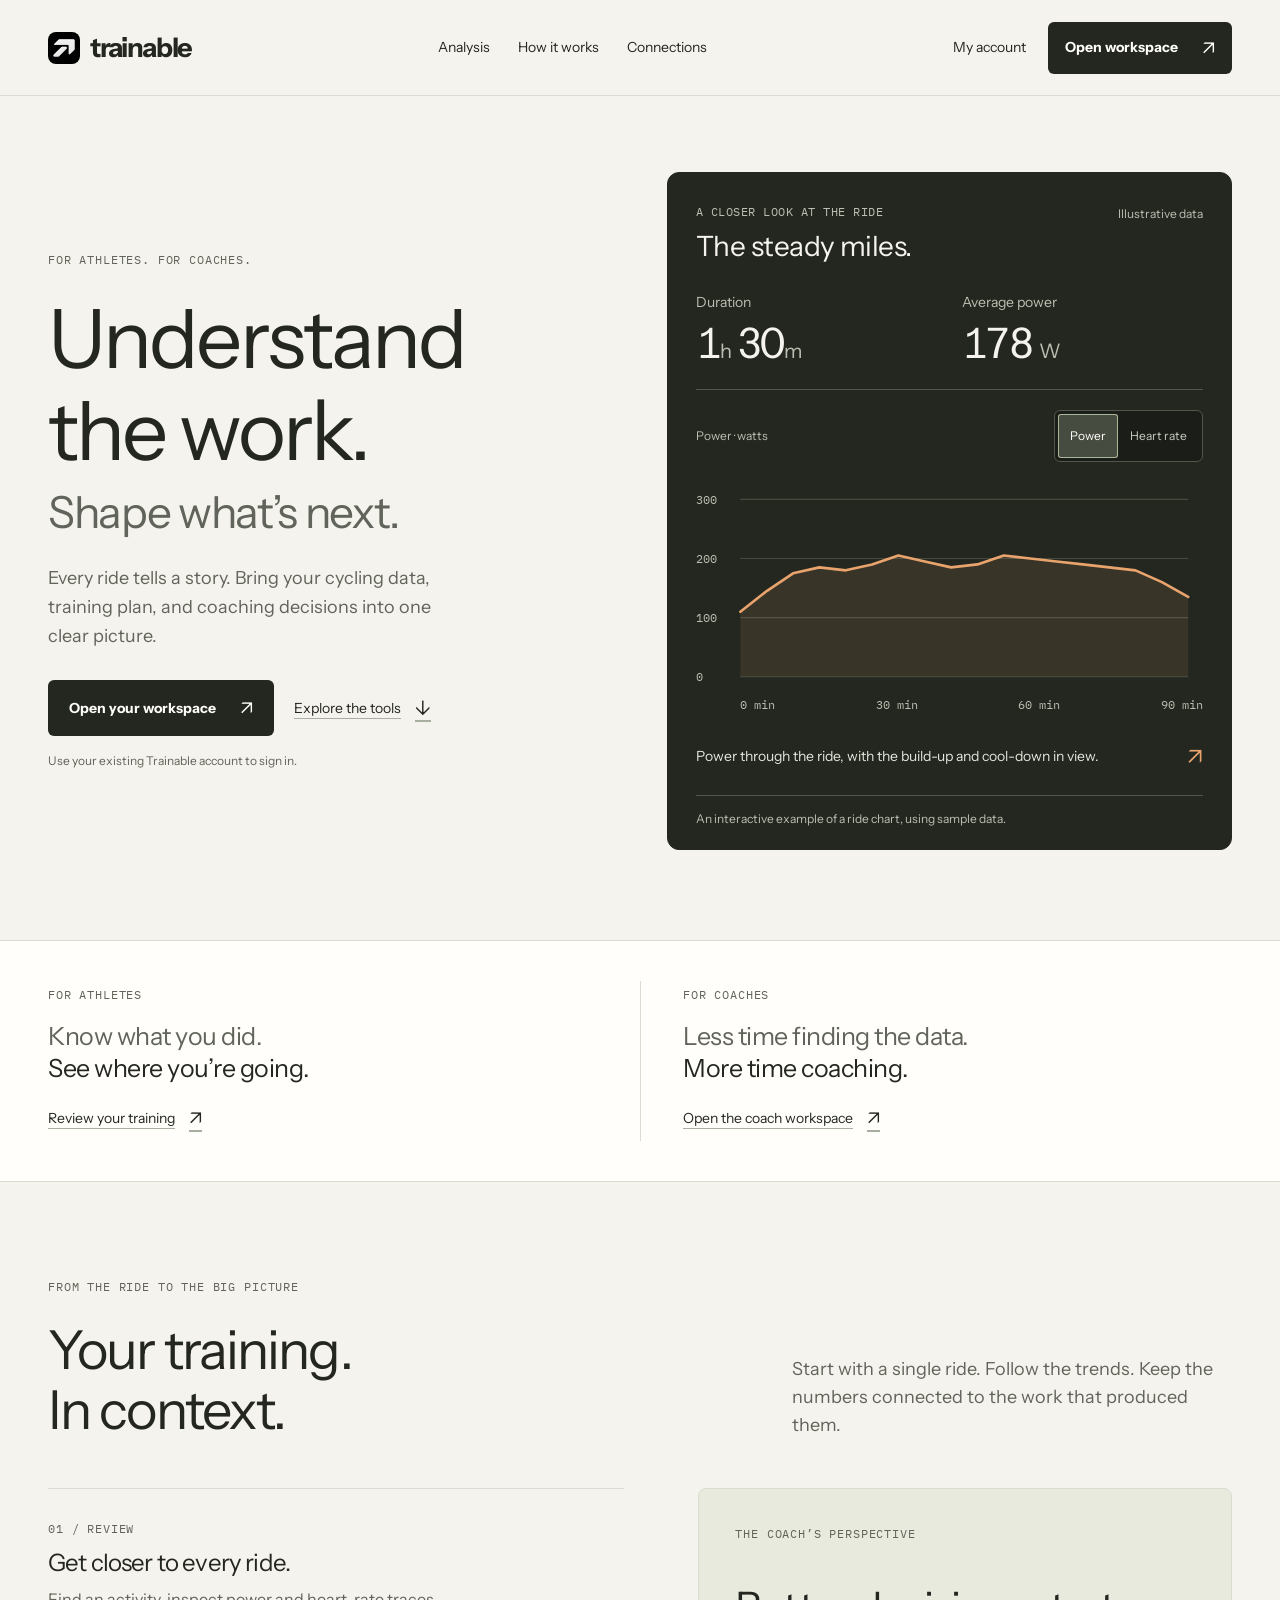
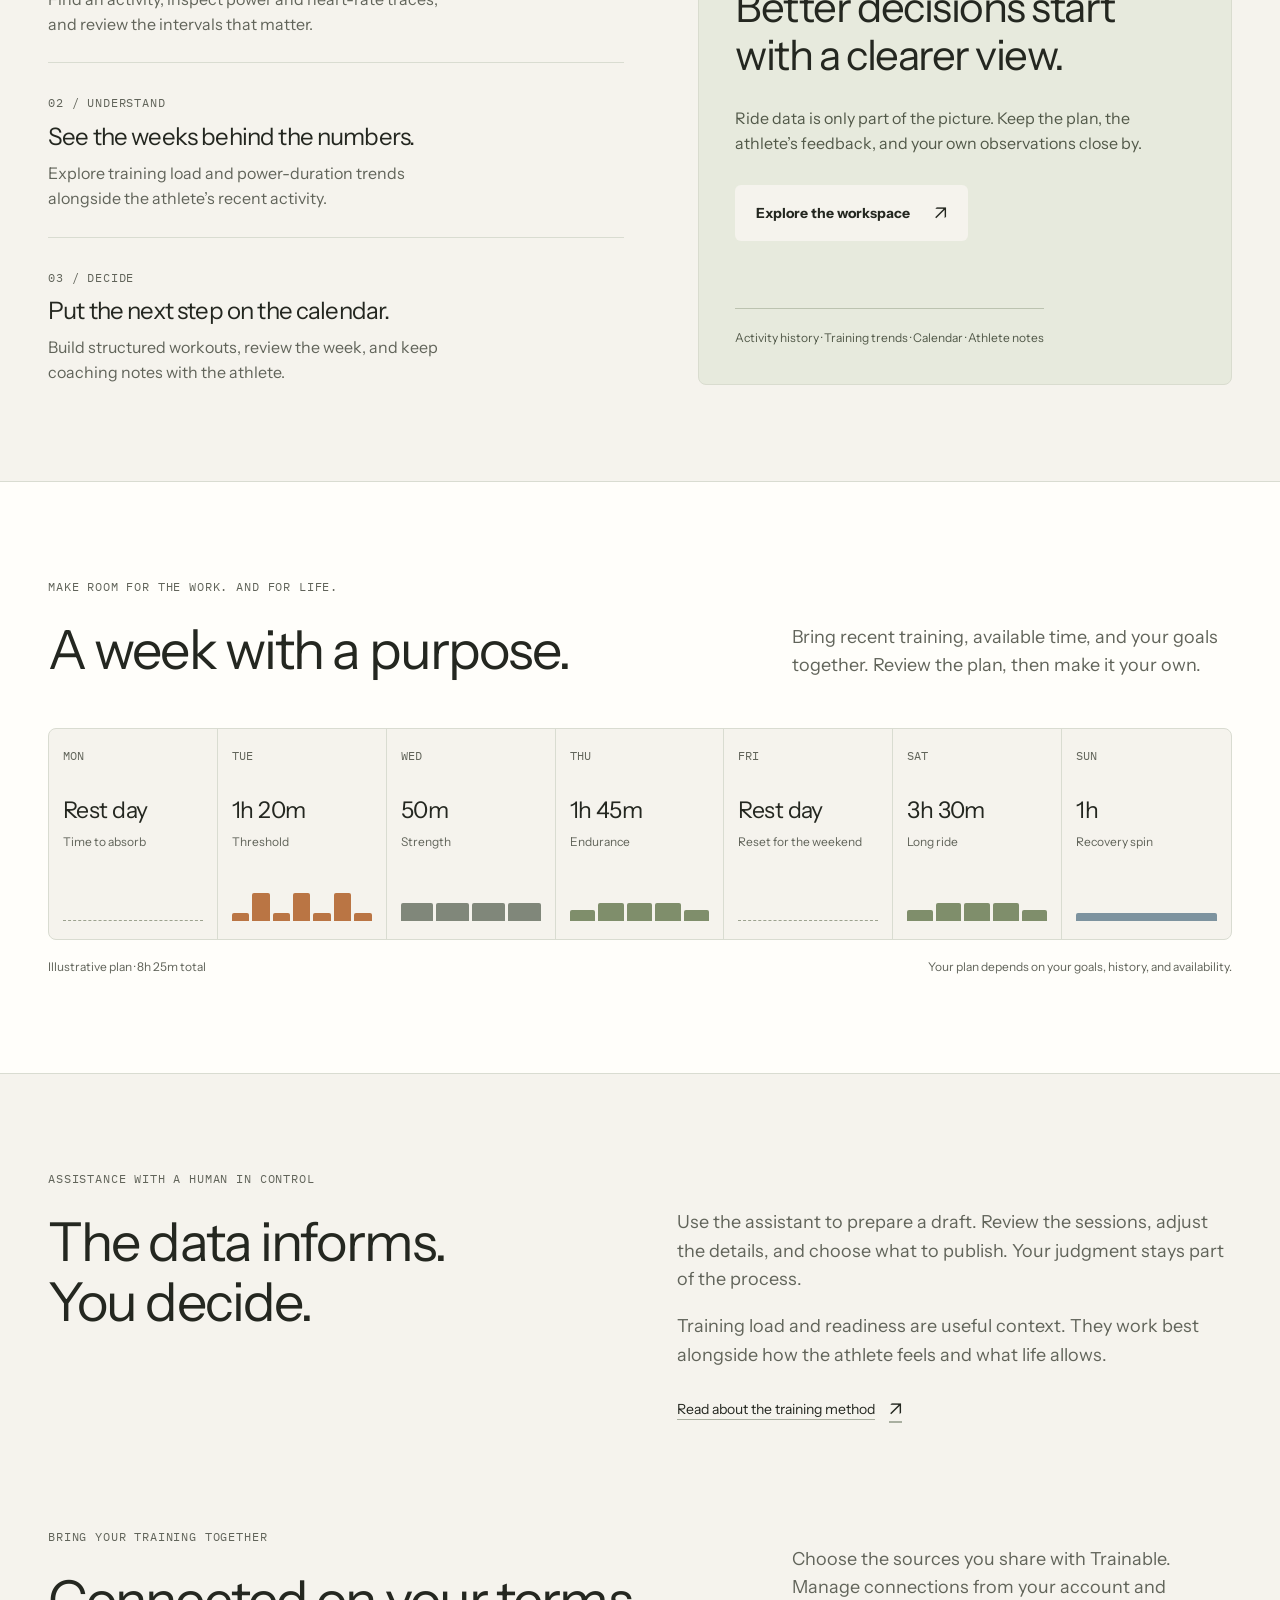
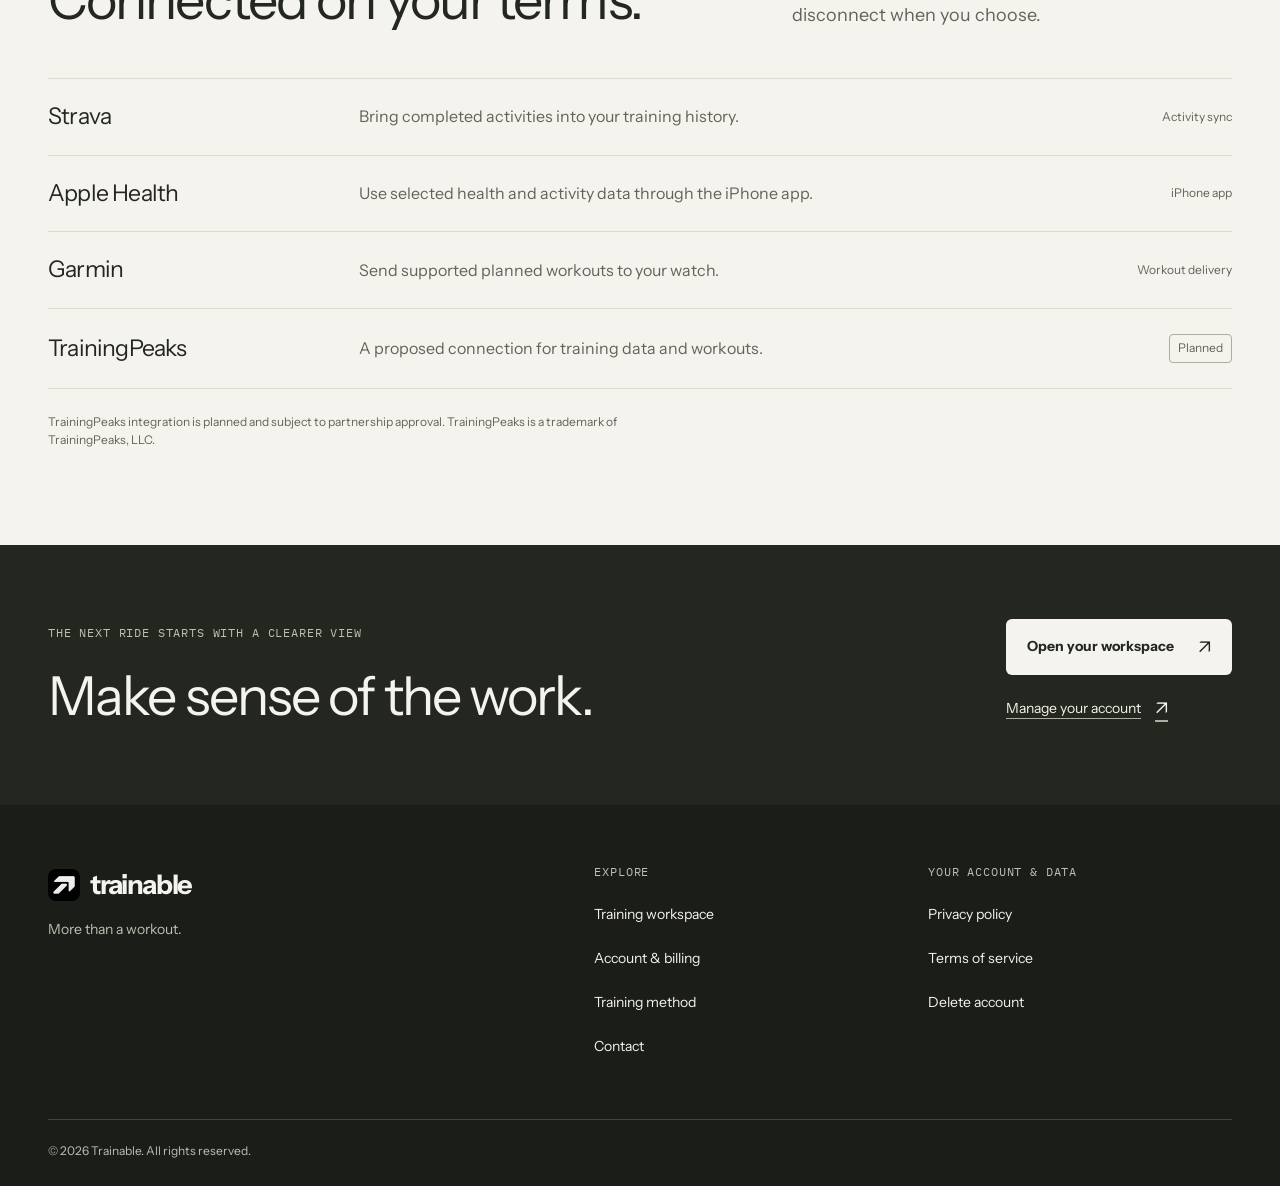
<file: index.html>
<!doctype html>
<html lang="en">
  <head>
    <meta charset="utf-8" />
    <meta name="viewport" content="width=device-width, initial-scale=1" />
    <meta name="description" content="Understand your cycling data, review every ride, and plan the work ahead. Trainable brings athletes and coaches into one clear training picture." />
    <meta name="theme-color" content="#f5f3ed" />
    <title>Trainable — Understand the work. Shape what’s next.</title>
    <link rel="icon" href="./assets/trainable-mark-dark.png" type="image/png" />
    <link rel="preload" href="./assets/fonts/InstrumentSans-Regular.ttf" as="font" type="font/ttf" crossorigin />
    <link rel="stylesheet" href="./styles.css?v=20261026-layout-3" />
    <script src="./home.js?v=20261026-1" defer></script>
  </head>
  <body class="home-page">
    <a class="skip-link" href="#main">Skip to content</a>
    <header class="site-header">
      <a class="wordmark" href="#top" aria-label="Trainable home"><img class="brand-logo" src="./assets/trainable-mark-dark.png" alt="" width="32" height="32" /><span>trainable</span></a>
      <nav class="desktop-nav" aria-label="Main navigation"><a href="#analysis">Analysis</a><a href="#how-it-works">How it works</a><a href="#integrations">Connections</a></nav>
      <div class="header-actions"><a class="header-account" href="./billing.html">My account</a><a class="button button-dark header-workspace" href="./coach/">Open workspace <span aria-hidden="true">↗</span></a></div>
      <details class="mobile-menu" id="mobile-menu"><summary aria-label="Navigation menu">Menu <span aria-hidden="true">＋</span></summary><nav aria-label="Mobile navigation"><a href="#analysis">Analysis</a><a href="#how-it-works">How it works</a><a href="#integrations">Connections</a><a href="./billing.html">My account &amp; billing</a><a href="./coach/">Open workspace <span aria-hidden="true">↗</span></a></nav></details>
    </header>

    <main id="main">
      <section class="hero section" id="top" aria-labelledby="hero-title">
        <div class="hero-intro"><p class="eyebrow">FOR ATHLETES. FOR COACHES.</p><h1 id="hero-title">Understand<br />the work.<br /><span>Shape what’s next.</span></h1><p class="hero-copy">Every ride tells a story. Bring your cycling data, training plan, and coaching decisions into one clear picture.</p><div class="hero-actions"><a class="button button-dark" href="./coach/">Open your workspace <span aria-hidden="true">↗</span></a><a class="text-link" href="#analysis">Explore the tools <span aria-hidden="true">↓</span></a></div><p class="hero-note">Use your existing Trainable account to sign in.</p></div>
        <figure class="ride-preview" aria-labelledby="preview-title" aria-describedby="preview-caption">
          <div class="preview-heading"><div><p class="eyebrow">A CLOSER LOOK AT THE RIDE</p><h2 id="preview-title">The steady miles.</h2></div><span class="sample-label">Illustrative data</span></div>
          <div class="preview-stats"><div><span>Duration</span><strong>1<span>h</span> 30<span>m</span></strong></div><div><span id="preview-average-label">Average power</span><strong id="preview-average">178 <span>W</span></strong></div></div>
          <div class="chart-heading"><span id="preview-chart-label">Power · watts</span><div class="preview-switch" role="group" aria-label="Example chart metric"><button type="button" data-preview-metric="power" aria-pressed="true">Power</button><button type="button" data-preview-metric="heart" aria-pressed="false">Heart rate</button></div></div>
          <div class="preview-chart" id="preview-chart"><div class="chart-graphic"><div class="chart-labels" aria-hidden="true"><span>300</span><span>200</span><span>100</span><span>0</span></div><svg viewBox="0 0 480 210" role="img" aria-label="Illustrative power chart, averaging 178 watts across a 90-minute ride"><g class="chart-grid"><path d="M42 24H466M42 80H466M42 136H466M42 192H466" /></g><path class="chart-area" d="M42 130L67 111L92 94L117 88L142 91L167 86L192 77L217 83L242 88L267 86L292 77L317 80L342 83L367 86L392 88L417 91L442 102L466 116V192H42Z" /><path class="chart-line" d="M42 130L67 111L92 94L117 88L142 91L167 86L192 77L217 83L242 88L267 86L292 77L317 80L342 83L367 86L392 88L417 91L442 102L466 116" /></svg></div><div class="chart-times"><span>0 min</span><span>30 min</span><span>60 min</span><span>90 min</span></div></div>
          <div class="preview-footer"><span id="preview-insight">Power through the ride, with the build-up and cool-down in view.</span><span aria-hidden="true">↗</span></div>
          <figcaption id="preview-caption">An interactive example of a ride chart, using sample data.</figcaption>
        </figure>
      </section>

      <section class="pathways section" aria-label="Choose your training workspace"><div><span class="pathway-label">FOR ATHLETES</span><p>Know what you did.<br /><strong>See where you’re going.</strong></p><a class="text-link" href="./coach/">Review your training <span aria-hidden="true">↗</span></a></div><div><span class="pathway-label">FOR COACHES</span><p>Less time finding the data.<br /><strong>More time coaching.</strong></p><a class="text-link" href="./coach/">Open the coach workspace <span aria-hidden="true">↗</span></a></div></section>

      <section class="analysis-section section" id="analysis" aria-labelledby="analysis-title">
        <div class="section-heading"><div><p class="eyebrow">FROM THE RIDE TO THE BIG PICTURE</p><h2 id="analysis-title">Your training.<br />In context.</h2></div><p class="lede">Start with a single ride. Follow the trends. Keep the numbers connected to the work that produced them.</p></div>
        <div class="analysis-content"><div class="analysis-index"><article><span class="number">01 / REVIEW</span><h3>Get closer to every ride.</h3><p>Find an activity, inspect power and heart-rate traces, and review the intervals that matter.</p></article><article><span class="number">02 / UNDERSTAND</span><h3>See the weeks behind the numbers.</h3><p>Explore training load and power-duration trends alongside the athlete’s recent activity.</p></article><article><span class="number">03 / DECIDE</span><h3>Put the next step on the calendar.</h3><p>Build structured workouts, review the week, and keep coaching notes with the athlete.</p></article></div><div class="analysis-note"><p class="eyebrow">THE COACH’S PERSPECTIVE</p><blockquote>Better decisions start with a clearer view.</blockquote><p>Ride data is only part of the picture. Keep the plan, the athlete’s feedback, and your own observations close by.</p><a class="button button-light" href="./coach/">Explore the workspace <span aria-hidden="true">↗</span></a><div class="note-caption">Activity history · Training trends · Calendar · Athlete notes</div></div></div>
      </section>

      <section class="week section" id="how-it-works" aria-labelledby="week-title"><div class="section-heading"><div><p class="eyebrow">MAKE ROOM FOR THE WORK. AND FOR LIFE.</p><h2 id="week-title">A week with a purpose.</h2></div><p class="lede">Bring recent training, available time, and your goals together. Review the plan, then make it your own.</p></div>
        <div class="week-board" aria-label="Illustrative weekly training plan"><div class="day"><span>MON</span><div class="day-content"><b>Rest day</b><small>Time to absorb</small></div><div class="workout-shape rest-shape" aria-hidden="true"></div></div><div class="day ride"><span>TUE</span><div class="day-content"><b>1h 20m</b><small>Threshold</small></div><div class="workout-shape threshold-shape" aria-hidden="true"><i></i><i></i><i></i><i></i><i></i><i></i><i></i></div></div><div class="day"><span>WED</span><div class="day-content"><b>50m</b><small>Strength</small></div><div class="workout-shape strength-shape" aria-hidden="true"><i></i><i></i><i></i><i></i></div></div><div class="day ride"><span>THU</span><div class="day-content"><b>1h 45m</b><small>Endurance</small></div><div class="workout-shape endurance-shape" aria-hidden="true"><i></i><i></i><i></i><i></i><i></i></div></div><div class="day"><span>FRI</span><div class="day-content"><b>Rest day</b><small>Reset for the weekend</small></div><div class="workout-shape rest-shape" aria-hidden="true"></div></div><div class="day ride"><span>SAT</span><div class="day-content"><b>3h 30m</b><small>Long ride</small></div><div class="workout-shape endurance-shape" aria-hidden="true"><i></i><i></i><i></i><i></i><i></i></div></div><div class="day ride"><span>SUN</span><div class="day-content"><b>1h</b><small>Recovery spin</small></div><div class="workout-shape recovery-shape" aria-hidden="true"><i></i></div></div></div><div class="week-caption"><p>Illustrative plan · 8h 25m total</p><p>Your plan depends on your goals, history, and availability.</p></div>
      </section>

      <section class="method section" id="method" aria-labelledby="method-title"><div><p class="eyebrow">ASSISTANCE WITH A HUMAN IN CONTROL</p><h2 id="method-title">The data informs.<br />You decide.</h2></div><div class="method-copy"><p>Use the assistant to prepare a draft. Review the sessions, adjust the details, and choose what to publish. Your judgment stays part of the process.</p><p>Training load and readiness are useful context. They work best alongside how the athlete feels and what life allows.</p><a class="text-link" href="./training-method.html">Read about the training method <span aria-hidden="true">↗</span></a></div></section>

      <section class="integrations section" id="integrations" aria-labelledby="integrations-title"><div class="section-heading"><div><p class="eyebrow">BRING YOUR TRAINING TOGETHER</p><h2 id="integrations-title">Connected on your terms.</h2></div><p class="lede">Choose the sources you share with Trainable. Manage connections from your account and disconnect when you choose.</p></div><div class="connection-list"><article><h3>Strava</h3><p>Bring completed activities into your training history.</p><span>Activity sync</span></article><article><h3>Apple Health</h3><p>Use selected health and activity data through the iPhone app.</p><span>iPhone app</span></article><article><h3>Garmin</h3><p>Send supported planned workouts to your watch.</p><span>Workout delivery</span></article><article><h3>TrainingPeaks</h3><p>A proposed connection for training data and workouts.</p><span class="planned-label">Planned</span></article></div><p class="disclosure">TrainingPeaks integration is planned and subject to partnership approval. TrainingPeaks is a trademark of TrainingPeaks, LLC.</p></section>

      <section class="cta section" aria-labelledby="cta-title"><div><p class="eyebrow">THE NEXT RIDE STARTS WITH A CLEARER VIEW</p><h2 id="cta-title">Make sense of the work.</h2></div><div><a class="button button-light" href="./coach/">Open your workspace <span aria-hidden="true">↗</span></a><a class="text-link" href="./billing.html">Manage your account <span aria-hidden="true">↗</span></a></div></section>
    </main>
    <footer><div class="footer-brand"><a class="wordmark" href="#top"><img class="brand-logo" src="./assets/trainable-mark-dark.png" alt="" width="32" height="32" /><span>trainable</span></a><p>More than a workout.</p></div><div><p class="footer-label">EXPLORE</p><a href="./coach/">Training workspace</a><a href="./billing.html">Account &amp; billing</a><a href="./training-method.html">Training method</a><a href="mailto:matthewd7772@gmail.com">Contact</a></div><div><p class="footer-label">YOUR ACCOUNT &amp; DATA</p><a href="https://txrsajvaqhqrlpsgjeyn.supabase.co/storage/v1/object/public/public-docs/privacy-policy.txt">Privacy policy</a><a href="https://txrsajvaqhqrlpsgjeyn.supabase.co/storage/v1/object/public/public-docs/terms-of-service.txt">Terms of service</a><a href="mailto:matthewd7772@gmail.com?subject=Trainable%20account%20deletion">Delete account</a></div><p class="copyright">© 2026 Trainable. All rights reserved.</p></footer>
  </body>
</html>
</file>
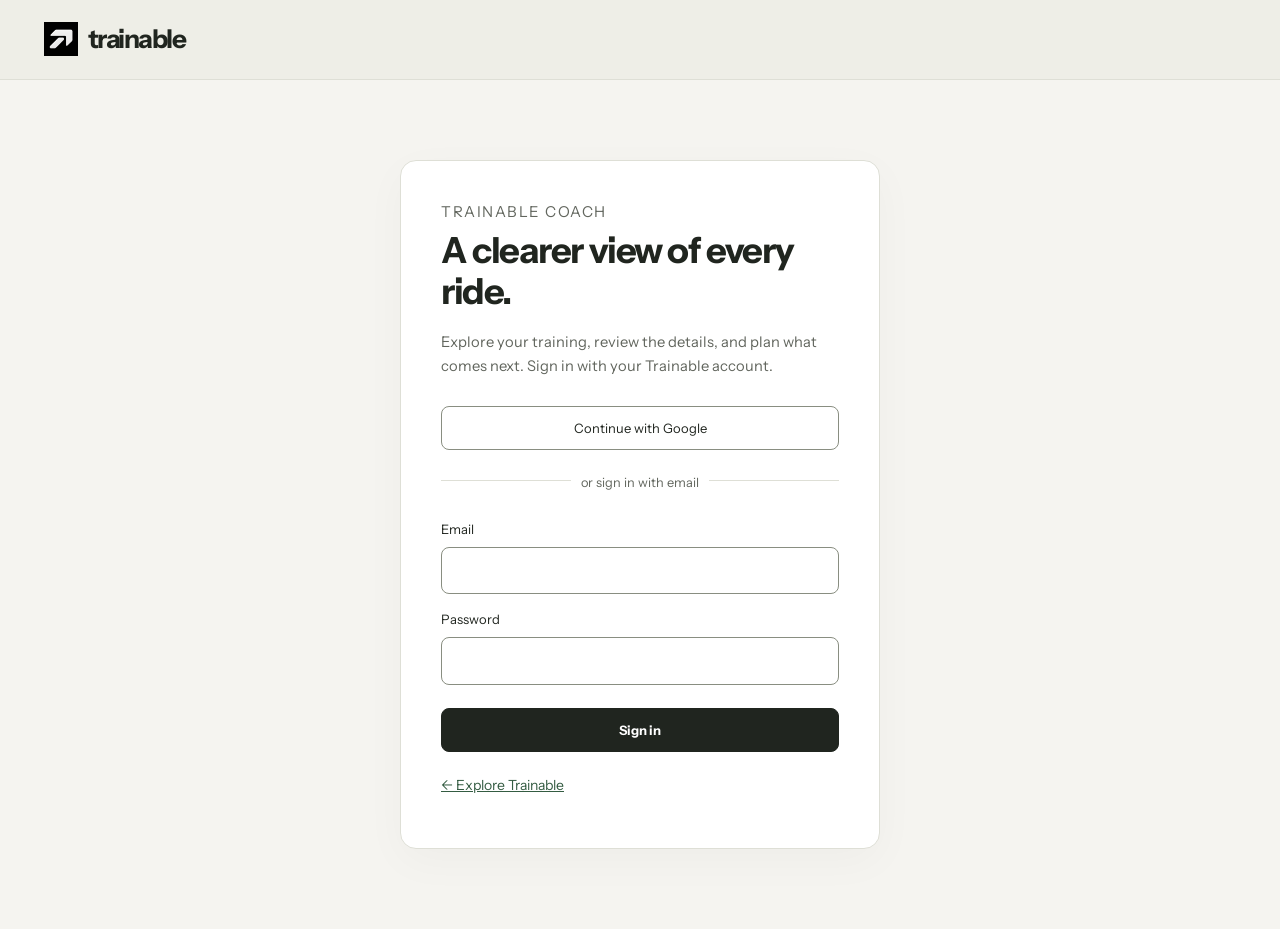
<file: coach/index.html>
<!doctype html>
<html lang="en">
  <head>
    <meta charset="utf-8" />
    <meta name="viewport" content="width=device-width, initial-scale=1" />
    <meta name="theme-color" content="#f5f4f0" />
    <meta name="description" content="Trainable coach workspace: plan with the athlete, with an assistant by your side." />
    <title>Trainable Coach — Athlete workspace</title>
    <meta name="application-name" content="Trainable Coach" />
    <meta name="apple-mobile-web-app-title" content="Trainable Coach" />
    <link rel="icon" href="../assets/trainable-mark-dark.png" type="image/png" />
    <link rel="stylesheet" href="./styles.css?v=20261026-settings-6a" />
    <link rel="stylesheet" href="./workspace.css?v=20261026-settings-6a" />
    <link rel="stylesheet" href="./analytics.css?v=20261026-settings-6a" />
    <link rel="stylesheet" href="./performance.css?v=20261026-settings-6a" />
    <link rel="stylesheet" href="./redesign.css?v=20261026-settings-6a" />
    <link rel="stylesheet" href="./charts.css?v=20261026-settings-6a" />
    <link rel="stylesheet" href="./route.css?v=20261026-settings-6a" />
    <script src="./route-map.js?v=20261026-settings-6a" defer></script>
    <script src="./analytics.js?v=20261026-settings-6a" defer></script>
    <script src="./settings-history.js?v=20261026-settings-6a" defer></script>
    <script src="./interval-workbench.js?v=20261026-settings-6a" defer></script>
    <script src="./charts.js?v=20261026-settings-6a" defer></script>
    <link rel="stylesheet" href="./chart-board.css?v=20261026-settings-6a" />
    <link rel="stylesheet" href="./interval-workbench.css?v=20261026-settings-6a" />
    <link rel="stylesheet" href="./settings-history.css?v=20261026-settings-6a" />
    <link rel="stylesheet" href="./layout.css?v=20261026-settings-6a" />
    <script src="./period-evidence.js?v=20261026-settings-6a" defer></script>
    <script src="./profile-evidence.js?v=20261026-settings-6a" defer></script>
    <script src="./period-power.js?v=20261026-settings-6a" defer></script>
    <script src="./power-profile.js?v=20261026-settings-6a" defer></script>
    <script src="./chart-board.js?v=20261026-settings-6a" defer></script>
    <script src="./app.js?v=20261026-settings-6a" defer></script>
  </head>
  <body>
    <a class="skip-link" href="#workspace">Skip to workspace</a>
    <svg class="icon-defs" xmlns="http://www.w3.org/2000/svg" aria-hidden="true"><symbol id="icon-overview" viewBox="0 0 24 24"><rect x="3" y="3" width="7" height="7" rx="1.5"/><rect x="14" y="3" width="7" height="7" rx="1.5"/><rect x="3" y="14" width="7" height="7" rx="1.5"/><rect x="14" y="14" width="7" height="7" rx="1.5"/></symbol><symbol id="icon-athletes" viewBox="0 0 24 24"><circle cx="9" cy="8" r="3"/><path d="M3.5 20v-1.5a5.5 5.5 0 0 1 11 0V20M17 5.5a3 3 0 0 1 0 5.8M17 15a4.5 4.5 0 0 1 3.5 4.4V20"/></symbol><symbol id="icon-calendar" viewBox="0 0 24 24"><rect x="3" y="5" width="18" height="16" rx="2"/><path d="M7 3v4M17 3v4M3 10h18M8 15h3"/></symbol><symbol id="icon-connection" viewBox="0 0 24 24"><path d="M10 14a5 5 0 0 0 7.2.2l2.2-2.2a5 5 0 0 0-7.1-7.1l-1.4 1.4M14 10a5 5 0 0 0-7.2-.2l-2.2 2.2a5 5 0 0 0 7.1 7.1l1.4-1.4"/></symbol><symbol id="icon-analysis" viewBox="0 0 24 24"><path d="M4 3v17h17M7 14l4-5 4 3 6-7"/></symbol><symbol id="icon-settings" viewBox="0 0 24 24"><path d="M4 7h16M4 17h16"/><circle cx="9" cy="7" r="3"/><circle cx="15" cy="17" r="3"/></symbol></svg>
    <header class="topbar">
      <div class="brand-wrap"><a class="brand" href="../" aria-label="Trainable home"><img src="../assets/trainable-mark-dark.png" alt="" /><span class="brand-text">trainable<span class="brand-edition">COACH</span></span></a><button type="button" id="collapse-nav" class="nav-collapse" aria-label="Collapse navigation" aria-expanded="true" title="Collapse navigation">‹</button></div>
      <button type="button" id="mobile-nav-toggle" class="mobile-nav-toggle" aria-expanded="false" aria-controls="workspace-navigation">Menu</button>
      <nav id="workspace-navigation" class="workspace-nav" aria-label="Coach workspace"><button type="button" id="show-attention" class="workspace-nav-item" aria-current="page"><svg class="nav-icon" aria-hidden="true"><use href="#icon-overview"/></svg><span>Review desk</span><span id="attention-badge" class="attention-badge" hidden></span></button><div class="nav-group"><div class="nav-group-row"><button type="button" id="show-athletes" class="workspace-nav-item"><svg class="nav-icon" aria-hidden="true"><use href="#icon-athletes"/></svg><span>Athletes</span><span id="athletes-badge" class="attention-badge" hidden></span></button><button type="button" id="toggle-athletes" class="nav-group-toggle" aria-label="Show athlete list" aria-expanded="false">⌄</button></div><div id="nav-athlete-list" class="nav-sublist" hidden></div></div><button type="button" data-nav-tool="analysis" class="workspace-nav-item"><svg class="nav-icon" aria-hidden="true"><use href="#icon-analysis"/></svg><span>Analysis</span></button><button type="button" data-nav-tool="calendar" class="workspace-nav-item"><svg class="nav-icon" aria-hidden="true"><use href="#icon-calendar"/></svg><span>Calendar</span></button><button type="button" id="show-devices" class="workspace-nav-item"><svg class="nav-icon" aria-hidden="true"><use href="#icon-connection"/></svg><span>Connections</span></button><div class="nav-group"><button type="button" id="toggle-tools" class="workspace-nav-item" aria-expanded="false"><svg class="nav-icon" aria-hidden="true"><use href="#icon-overview"/></svg><span>Planning tools</span><span class="nav-chevron" aria-hidden="true">⌄</span></button><div id="nav-tools-list" class="nav-sublist" hidden><button type="button" data-nav-tool="library">Workout library</button><button type="button" data-nav-tool="plan">Plan week</button></div></div><button type="button" id="show-settings" class="workspace-nav-item"><svg class="nav-icon" aria-hidden="true"><use href="#icon-settings"/></svg><span>Settings</span></button></nav>
      <div class="header-account"><div class="sidebar-note"><span class="connection-dot"></span> Your coaching workspace<small>Training. People. Progress.</small></div><details id="account-menu" class="account-menu"><summary><span class="account-avatar" id="account-avatar">C</span><span><strong>My account</strong><small>Coach settings</small></span><span class="account-chevron" aria-hidden="true">⌃</span></summary><div class="account-popover"><p class="eyebrow">Signed in</p><strong id="account-name"></strong><button type="button" id="account-settings">Workspace settings</button><button type="button" id="account-connections">Data connections</button><button id="sign-out" type="button" hidden>Sign out</button></div></details></div>
    </header>

    <main id="auth-page" class="auth-page" tabindex="-1">
      <section class="auth-card" aria-labelledby="auth-title">
        <p class="eyebrow">TRAINABLE COACH</p>
        <h1 id="auth-title">A clearer view of every ride.</h1>
        <p>Explore your training, review the details, and plan what comes next. Sign in with your Trainable account.</p>
        <div class="social-actions"><button id="google-sign-in" class="social" type="button">Continue with Google</button></div>
        <div class="divider"><span>or sign in with email</span></div>
        <form id="sign-in-form" novalidate>
          <label for="email">Email</label><input id="email" name="email" type="email" autocomplete="email" required aria-describedby="email-error" /><p id="email-error" class="field-error" role="alert" hidden></p>
          <label for="password">Password</label><input id="password" name="password" type="password" autocomplete="current-password" required aria-describedby="password-error" /><p id="password-error" class="field-error" role="alert" hidden></p>
          <button class="primary full" type="submit">Sign in</button>
        </form>
        <button id="retry-workspace" class="secondary full" type="button" hidden>Try loading the workspace again</button>
        <p id="auth-status" class="status" role="status"></p>
        <a class="auth-home" href="../">← Explore Trainable</a>
      </section>
    </main>

    <main id="workspace" class="workspace" tabindex="-1" hidden><div class="studio-bar"><div class="studio-location"><strong id="studio-location">Training desk</strong></div><div class="studio-bar-actions"></div></div>
      <div class="workspace-head"><div><p class="eyebrow">COACH WORKSPACE</p><h1 id="workspace-title">Dashboard</h1><p id="workspace-subtitle" class="subtle">Review what needs a decision and open the next athlete.</p></div><div class="head-actions"><button id="search-athletes" class="quick-search" type="button"><span aria-hidden="true">⌕</span><span>Search athletes</span><kbd>/</kbd></button><details class="new-menu"><summary>+ New</summary><div class="new-menu-items"><button id="invite-coach" type="button">Invite a coach</button><button id="join-team" type="button">Connect an athlete</button></div></details></div></div>

      <p id="global-status" class="status" role="status"></p>
      <section id="attention-view" class="attention-view" aria-labelledby="attention-title"><div class="attention-head"><div><p class="eyebrow">TODAY IN YOUR TEAM</p><h2 id="attention-title">Your training desk.</h2><p id="attention-intro">Open an athlete to inspect training and adjust the plan.</p></div><div id="attention-summary" class="attention-summary" aria-live="polite"></div><div class="attention-head-actions"><button id="refresh-attention" type="button" class="secondary">Refresh</button><button id="open-next-attention" type="button" class="primary" hidden>Open next athlete</button></div></div><div class="overview-columns"><section class="dashboard-athletes" aria-labelledby="dashboard-athletes-title"><div class="section-head"><div><p class="eyebrow">YOUR ROSTER</p><h3 id="dashboard-athletes-title">Athletes</h3><p>Recent load and training, with the next decision close at hand.</p></div><button type="button" id="dashboard-all-athletes" class="secondary">All athletes</button></div><div id="dashboard-athlete-list" class="dashboard-athlete-list"></div></section><p id="attention-coverage" class="attention-coverage" hidden></p><div class="dashboard-main"><div class="queue-panel"><div class="attention-queue-head"><div><p class="eyebrow">NEEDS YOUR ATTENTION</p><h3>Review queue</h3><p>Open an item to see the evidence and decide what to do.</p></div><div class="attention-filters" role="group" aria-label="Attention filter"><button type="button" data-attention-filter="open" aria-pressed="true">Open</button><button type="button" data-attention-filter="all" aria-pressed="false">All</button><button type="button" data-attention-filter="reviewed" aria-pressed="false">Reviewed</button></div></div><div id="attention-list" class="attention-list" aria-live="polite"></div></div><section id="training-trend" class="training-trend" aria-label="Recent recorded training" hidden></section></div></div></section>
      <section id="devices-view" class="devices-view" aria-labelledby="devices-title" hidden><div class="devices-heading"><p class="eyebrow">YOUR ACCOUNT / DATA SOURCES</p><h2 id="devices-title">Account connections</h2><p>Manage the training sources connected to your account. Open an athlete’s workspace to inspect the training they have shared with you.</p></div><div id="devices-content" aria-live="polite"></div></section>
      <section id="settings-view" class="coach-settings" aria-labelledby="settings-title" hidden><div class="settings-shell"><aside class="settings-index"><strong>Workspace settings</strong><button type="button" data-settings-section="coach-display">Display</button><button type="button" data-settings-section="coach-account">Account</button></aside><div class="settings-content"><section id="coach-display" class="settings-card"><p class="eyebrow">DISPLAY</p><h2 id="settings-title">Coach workspace</h2><p>Choose how the desktop workspace opens. These choices are saved in this browser.</p><label class="settings-choice"><input id="setting-compact-nav" type="checkbox"><span><strong>Compact workspace</strong><small>Reduce spacing in the roster and training workspace.</small></span></label><label class="settings-choice"><input id="setting-chart-points" type="checkbox"><span><strong>Show points on training charts</strong><small>Makes each recorded day easier to inspect.</small></span></label></section><section id="coach-account" class="settings-card"><p class="eyebrow">ACCOUNT</p><h2>Signed-in account</h2><p id="settings-email"></p><button type="button" id="settings-sign-out" class="secondary">Sign out</button></section></div></div></section>
      <div class="split-pane">
        <aside class="roster-pane" aria-labelledby="roster-title"><div class="pane-heading"><div><p class="eyebrow">YOUR TEAM</p><h2 id="roster-title">The team</h2><p>A clear view of every athlete, their load and their latest training.</p></div><span id="roster-count"></span></div><div class="roster-toolbar"><div class="roster-search"><label for="roster-query">Search athletes</label><input id="roster-query" type="search" placeholder="Search by name" autocomplete="off" /></div><div class="roster-sort"><label for="roster-sort">Sort team</label><select id="roster-sort"><option value="name">Name</option><option value="attention">Needs attention first</option><option value="volume">Most training this week</option></select></div><details class="roster-filters"><summary>Filters</summary><label for="roster-sport">Sport</label><select id="roster-sport"><option value="">All sports</option></select></details></div><div class="roster-table-head" aria-hidden="true"><span>Athlete</span><span>Training load</span><span>Past 7 days</span><span>Workspace</span></div><div id="roster-list" class="roster-list" aria-label="Athletes"></div><div class="roster-pagination"><span id="roster-range"></span><div><button type="button" class="secondary small-button" data-roster-page="-1">Previous</button><button type="button" class="secondary small-button" data-roster-page="1">Next</button></div></div></aside>
        <section id="athlete-pane" class="athlete-pane" aria-live="polite" tabindex="-1"></section>
      </div>
    </main>

    <div id="drawer-backdrop" class="drawer-backdrop" hidden></div>
    <section id="drawer" class="drawer" aria-modal="true" role="dialog" aria-labelledby="drawer-title" hidden><div class="drawer-head"><div><p id="drawer-kicker" class="eyebrow"></p><h1 id="drawer-title"></h1></div><button id="close-drawer" class="quiet" type="button" aria-label="Close panel">Close</button></div><div id="drawer-body" class="drawer-body"></div></section>
    <dialog id="revoke-dialog"><form method="dialog"><h2 id="revoke-title">Remove coach access?</h2><p id="revoke-copy">This coach will no longer see your training or prescribe sessions.</p><div class="dialog-actions"><button id="keep-access" value="cancel" class="secondary">Keep access</button><button value="confirm" class="danger">Remove access</button></div></form></dialog>
    <dialog id="discard-dialog"><form method="dialog"><h2>Discard this draft?</h2><p>Your unsaved changes to this page will be lost.</p><div class="dialog-actions"><button id="keep-draft" value="cancel" class="secondary">Keep editing</button><button value="confirm" class="danger">Discard draft</button></div></form></dialog>
    <dialog id="archive-note-dialog"><form method="dialog"><h2>Archive this athlete note?</h2><p>It will stop appearing in the profile and future assistant drafts.</p><div class="dialog-actions"><button id="keep-note" value="cancel" class="secondary">Keep note</button><button value="confirm" class="danger">Archive note</button></div></form></dialog>
    <dialog id="reset-week-dialog" aria-labelledby="reset-week-title" aria-describedby="reset-week-copy"><form method="dialog"><h2 id="reset-week-title">Delete planned week?</h2><p id="reset-week-copy"></p><div class="dialog-actions"><button id="cancel-reset-week" value="cancel" class="secondary">Keep week</button><button value="confirm" class="danger">Delete planned days</button></div></form></dialog>
    <dialog id="remove-garmin-dialog" aria-labelledby="remove-garmin-title"><form method="dialog"><h2 id="remove-garmin-title">Remove Garmin Connect?</h2><p>This removes the Garmin connection and imported Garmin workouts from Trainable. Your Strava and Apple Health data stays as it is.</p><div class="dialog-actions"><button id="keep-garmin" value="cancel" class="secondary">Keep Garmin</button><button value="confirm" class="danger">Remove Garmin data</button></div></form></dialog>
    <dialog id="remove-intervals-dialog" aria-labelledby="remove-intervals-title"><form method="dialog"><h2 id="remove-intervals-title">Disconnect Intervals.icu?</h2><p>Trainable will revoke its Intervals.icu access and delete imported activities and wellness data from your account.</p><div class="dialog-actions"><button id="keep-intervals" value="cancel" class="secondary">Keep connected</button><button value="confirm" class="danger">Disconnect and delete data</button></div></form></dialog>
  </body>
</html>
</file>
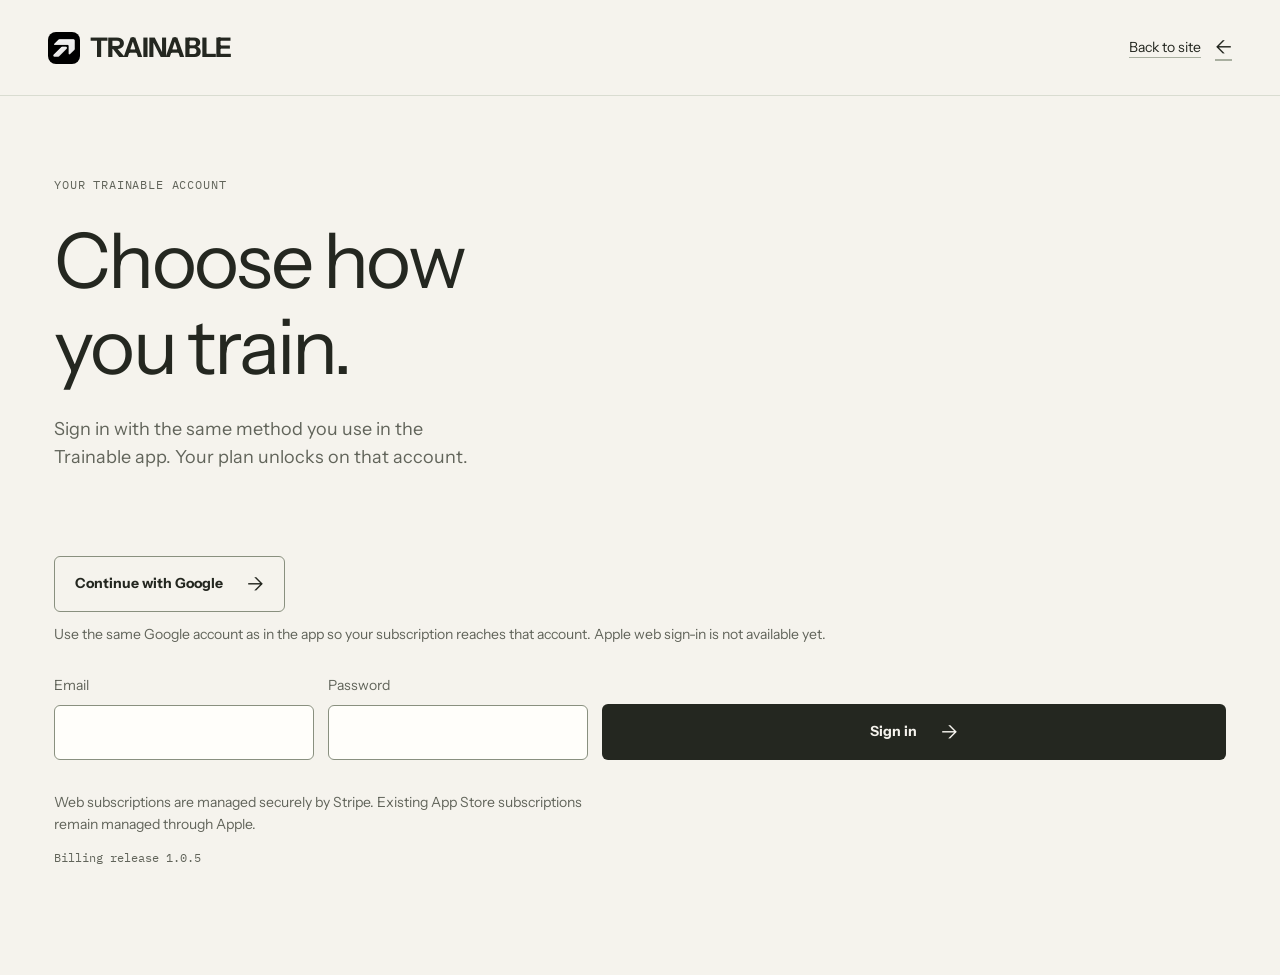
<file: billing.html>
<!doctype html>
<html lang="en"><head><meta charset="utf-8" /><meta name="viewport" content="width=device-width, initial-scale=1" /><meta name="description" content="Manage your Trainable subscription." /><meta name="theme-color" content="#0a0a0c" /><title>Trainable — Billing</title><link rel="icon" href="./assets/trainable-mark-dark.png" type="image/png" /><link rel="stylesheet" href="./styles.css?v=20261026-layout-3" /><script src="./home.js?v=20261026-1" defer></script></head>
<body class="billing-document"><a class="skip-link" href="#top">Skip to content</a><header class="site-header"><a class="wordmark" href="./" aria-label="Trainable home"><img class="brand-logo" src="./assets/trainable-mark-dark.png" alt="" /><span>TRAINABLE</span></a><a class="text-link document-home" href="./">Back to site <span>←</span></a><details class="mobile-menu" id="mobile-menu"><summary aria-label="Navigation menu">Menu <span aria-hidden="true">＋</span></summary><nav aria-label="Site pages"><a href="./">Home</a><a href="./coach/">Training workspace</a><a href="./training-method.html">Training method</a><a href="./billing.html">Account &amp; billing</a></nav></details></header>
<main id="top" tabindex="-1" class="billing-page section" data-billing-release="1.0.4"><p class="eyebrow">YOUR TRAINABLE ACCOUNT</p><h1>Choose how<br />you train.</h1><p class="lede">Sign in with the same method you use in the Trainable app. Your plan unlocks on that account.</p><p id="billing-status" class="billing-status" role="status"></p>
<div id="social-sign-in" class="billing-social"><button type="button" data-provider="google" class="button button-light">Continue with Google <span>→</span></button><p>Use the same Google account as in the app so your subscription reaches that account. Apple web sign-in is not available yet.</p></div>
<form id="sign-in-form" class="billing-form"><label>Email<input id="email" type="email" autocomplete="email" required /></label><label>Password<input id="password" type="password" autocomplete="current-password" required /></label><button class="button button-light" type="submit">Sign in <span>→</span></button></form>
<section id="plans" class="billing-plans" hidden><article><p class="eyebrow">MONTHLY</p><h2>Flexible</h2><p>Trainable Advanced, billed month to month.</p><button data-plan="monthly" class="button button-light">Continue monthly <span>→</span></button></article><article><p class="eyebrow">ANNUAL</p><h2>Committed</h2><p>Trainable Advanced, billed annually.</p><button data-plan="annual" class="button button-light">Continue annually <span>→</span></button></article></section>
<button id="manage-billing" class="text-link billing-manage" hidden>Manage existing web subscription <span>↗</span></button><button id="sign-out" class="text-link billing-sign-out" hidden>Sign out</button><p class="billing-note">Web subscriptions are managed securely by Stripe. Existing App Store subscriptions remain managed through Apple.</p><p class="billing-version">Billing release 1.0.5</p></main><script src="./billing-v1.0.4.js?v=20261005-session-fallback"></script></body></html>
</file>
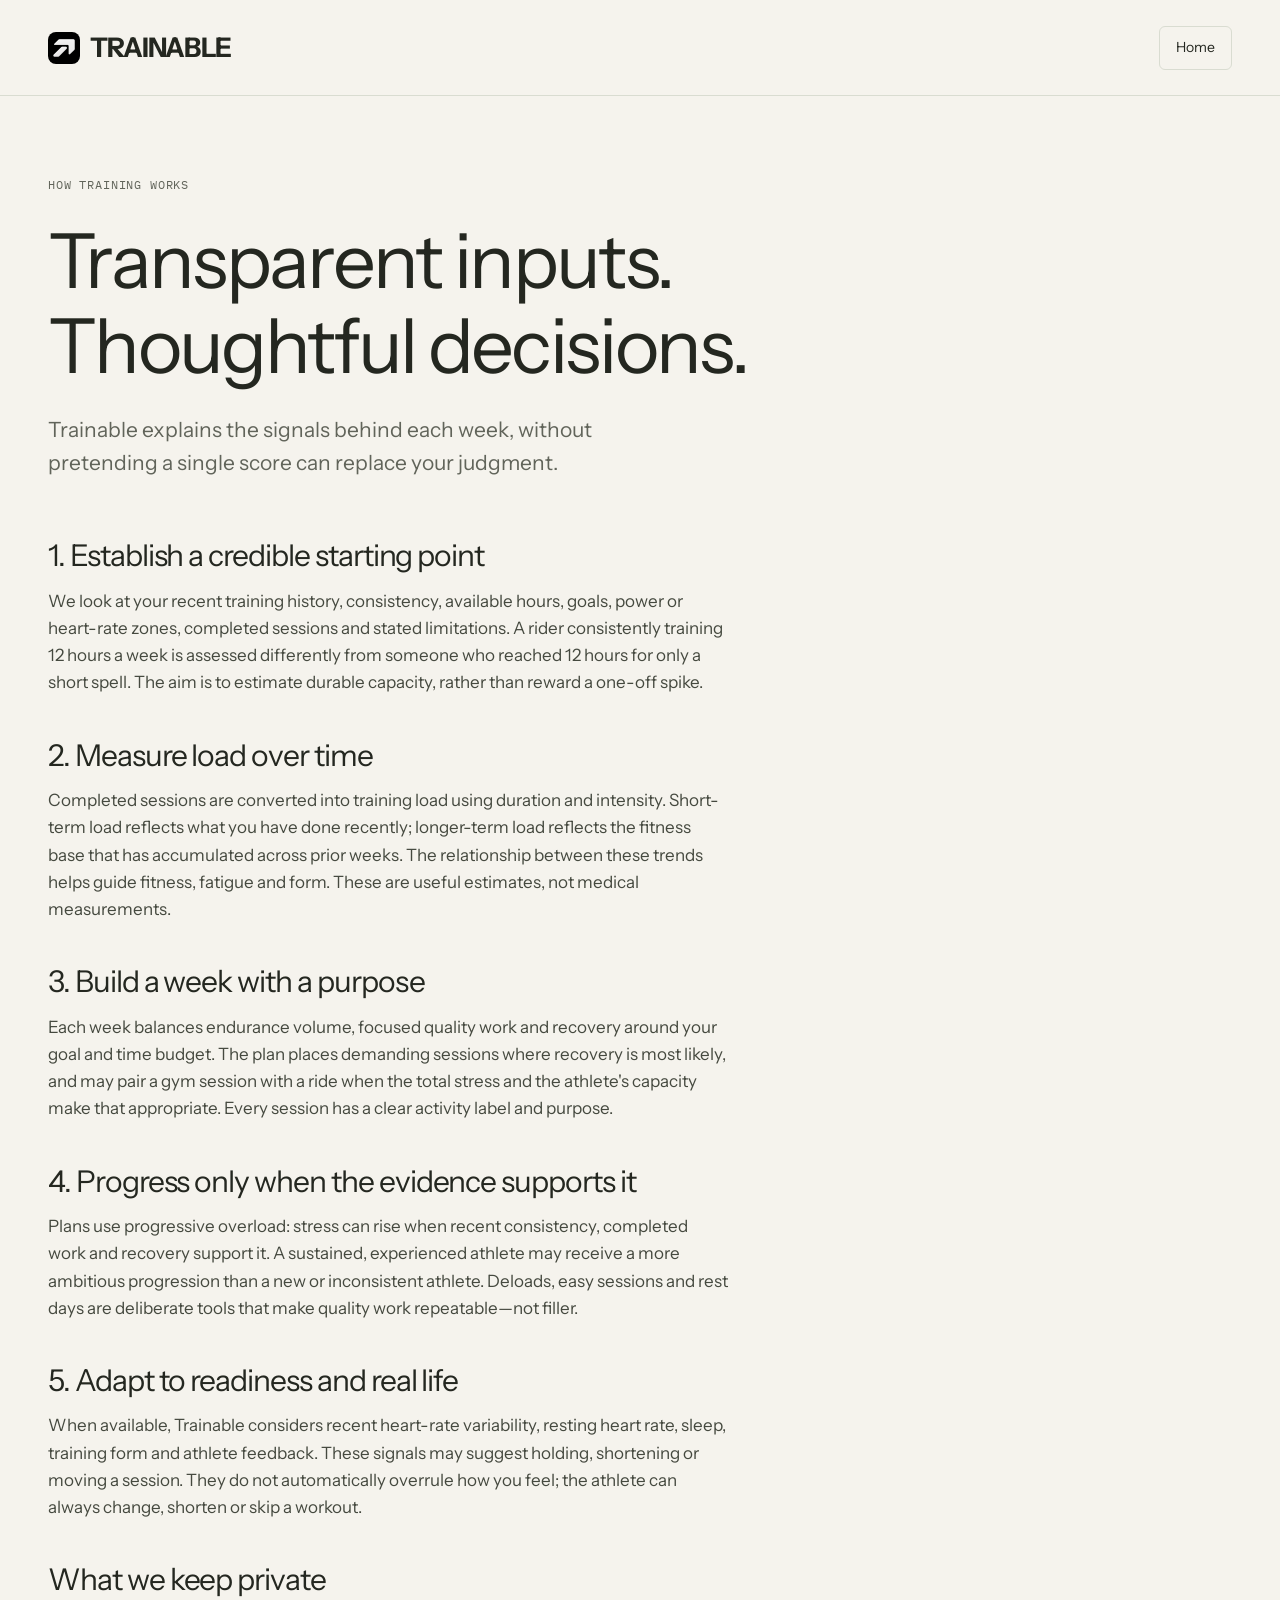
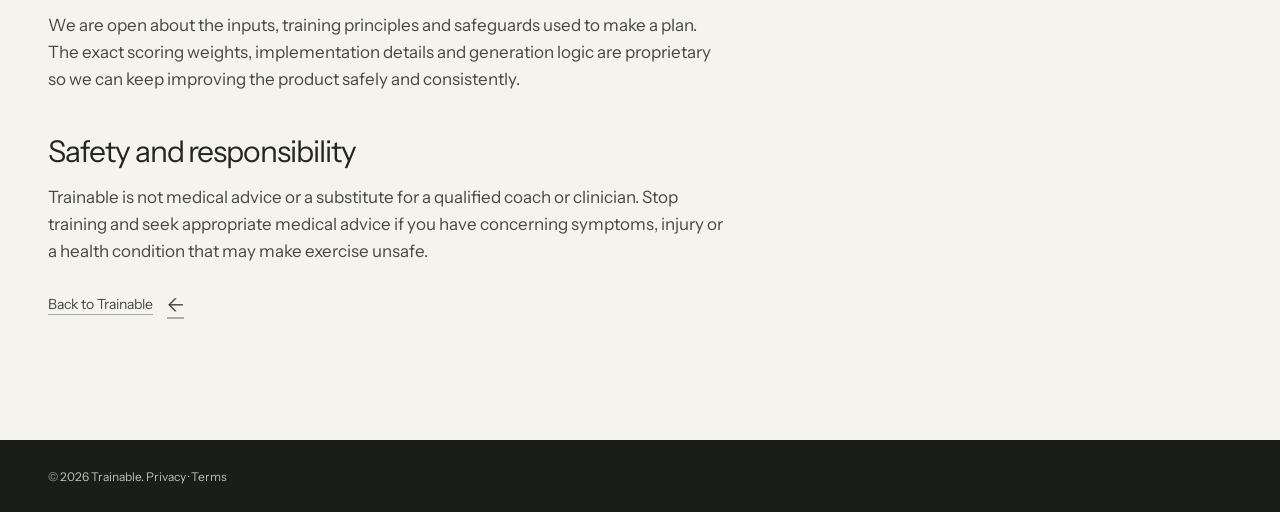
<file: training-method.html>
<!doctype html>
<html lang="en">
  <head><meta charset="utf-8" /><meta name="viewport" content="width=device-width, initial-scale=1" /><meta name="description" content="How Trainable calculates and adapts endurance training." /><title>Trainable — How training works</title><link rel="icon" href="./assets/trainable-mark-dark.png" type="image/png" /><link rel="stylesheet" href="./styles.css?v=20261026-layout-3" /><script src="./home.js?v=20261026-1" defer></script></head>
  <body class="document-page"><a class="skip-link" href="#top">Skip to content</a>
    <header class="site-header"><a class="wordmark" href="./"><img class="brand-logo" src="./assets/trainable-mark-dark.png" alt="" /><span>TRAINABLE</span></a><a class="header-cta document-home" href="./">Home</a><details class="mobile-menu" id="mobile-menu"><summary aria-label="Navigation menu">Menu <span aria-hidden="true">＋</span></summary><nav aria-label="Site pages"><a href="./">Home</a><a href="./coach/">Training workspace</a><a href="./training-method.html">Training method</a><a href="./billing.html">Account &amp; billing</a></nav></details></header>
    <main id="top" tabindex="-1" class="document section"><p class="eyebrow">HOW TRAINING WORKS</p><h1>Transparent inputs. Thoughtful decisions.</h1><p class="intro">Trainable explains the signals behind each week, without pretending a single score can replace your judgment.</p>
      <h2>1. Establish a credible starting point</h2><p>We look at your recent training history, consistency, available hours, goals, power or heart-rate zones, completed sessions and stated limitations. A rider consistently training 12 hours a week is assessed differently from someone who reached 12 hours for only a short spell. The aim is to estimate durable capacity, rather than reward a one-off spike.</p>
      <h2>2. Measure load over time</h2><p>Completed sessions are converted into training load using duration and intensity. Short-term load reflects what you have done recently; longer-term load reflects the fitness base that has accumulated across prior weeks. The relationship between these trends helps guide fitness, fatigue and form. These are useful estimates, not medical measurements.</p>
      <h2>3. Build a week with a purpose</h2><p>Each week balances endurance volume, focused quality work and recovery around your goal and time budget. The plan places demanding sessions where recovery is most likely, and may pair a gym session with a ride when the total stress and the athlete's capacity make that appropriate. Every session has a clear activity label and purpose.</p>
      <h2>4. Progress only when the evidence supports it</h2><p>Plans use progressive overload: stress can rise when recent consistency, completed work and recovery support it. A sustained, experienced athlete may receive a more ambitious progression than a new or inconsistent athlete. Deloads, easy sessions and rest days are deliberate tools that make quality work repeatable—not filler.</p>
      <h2>5. Adapt to readiness and real life</h2><p>When available, Trainable considers recent heart-rate variability, resting heart rate, sleep, training form and athlete feedback. These signals may suggest holding, shortening or moving a session. They do not automatically overrule how you feel; the athlete can always change, shorten or skip a workout.</p>
      <h2>What we keep private</h2><p>We are open about the inputs, training principles and safeguards used to make a plan. The exact scoring weights, implementation details and generation logic are proprietary so we can keep improving the product safely and consistently.</p>
      <h2>Safety and responsibility</h2><p>Trainable is not medical advice or a substitute for a qualified coach or clinician. Stop training and seek appropriate medical advice if you have concerning symptoms, injury or a health condition that may make exercise unsafe.</p>
      <p><a class="text-link" href="./">Back to Trainable <span>←</span></a></p>
    </main>
    <footer><p class="copyright">© 2026 Trainable. <a href="https://txrsajvaqhqrlpsgjeyn.supabase.co/storage/v1/object/public/public-docs/privacy-policy.txt">Privacy</a> · <a href="https://txrsajvaqhqrlpsgjeyn.supabase.co/storage/v1/object/public/public-docs/terms-of-service.txt">Terms</a></p></footer>
  </body>
</html>
</file>
<file: styles.css>
@font-face { font-family: 'Instrument Sans'; src: url('./assets/fonts/InstrumentSans-Regular.ttf') format('truetype'); font-style: normal; font-weight: 400; font-display: swap; }
@font-face { font-family: 'Instrument Sans'; src: url('./assets/fonts/InstrumentSans-Bold.ttf') format('truetype'); font-style: normal; font-weight: 700; font-display: swap; }
@font-face { font-family: 'IBM Plex Mono'; src: url('./assets/fonts/IBMPlexMono-Regular.ttf') format('truetype'); font-style: normal; font-weight: 400; font-display: swap; }

:root {
  --paper: #f5f3ed; --surface: #fffefa; --ink: #242720; --soft: #61645a;
  --line: #d9dcd1; --carbon: #242720; --card: #30342b; --ember: #ac5424;
  --accent: #e9a36d; --vp-narrow: 375px; --vp-medium: 768px; --vp-wide: 1280px;
  --page-gutter: max(24px, calc((100vw - 1184px) / 2));
}
* { box-sizing: border-box; }
html { scroll-behavior: smooth; scroll-padding-top: 32px; }
body { margin: 0; background: var(--paper); color: var(--ink); font: 400 16px/1.55 'Instrument Sans', Arial, sans-serif; }
a { color: inherit; text-decoration: none; }
button, input { font: inherit; }
button { cursor: pointer; }
:focus-visible { outline: 3px solid var(--ember); outline-offset: 5px; }
[hidden] { display: none !important; }
h1, h2, h3, p { margin-top: 0; }
h1, h2, h3 { font-weight: 400; line-height: 1.12; letter-spacing: -.035em; }
h1 { font-size: clamp(48px, 6.4vw, 82px); margin-bottom: 26px; }
h2 { font-size: clamp(36px, 4.2vw, 54px); margin-bottom: 24px; }
h3 { font-size: 24px; margin-bottom: 12px; }
.section { padding: 96px var(--page-gutter); }
.eyebrow, .number, .footer-label, .pathway-label { font: 400 12px/1.5 'IBM Plex Mono', monospace; letter-spacing: .07em; color: var(--soft); }
.eyebrow { margin-bottom: 24px; }
.lede { font-size: 18px; color: var(--soft); line-height: 1.55; max-width: 440px; }
.button { min-height: 48px; display: inline-flex; justify-content: center; align-items: center; gap: 24px; padding: 12px 20px; border: 1px solid transparent; border-radius: 6px; font-size: 14px; font-weight: 700; line-height: 1.5; }
.button-dark { background: var(--ink); color: var(--surface); }
.button-light { background: var(--paper); color: var(--ink); }
.button span { font-size: 20px; font-weight: 400; }
.text-link { min-height: 44px; display: inline-flex; align-items: center; gap: 14px; font-size: 14px; text-decoration: underline; text-underline-offset: 5px; text-decoration-color: #a9afa0; }
.text-link span { font-size: 20px; text-decoration: none; }
.skip-link { position: absolute; z-index: 30; left: 20px; top: 10px; transform: translateY(-150%); background: var(--ink); color: white; padding: 12px 20px; }
.skip-link:focus { transform: translateY(0); }
.site-header { height: 96px; display: flex; align-items: center; gap: 24px; justify-content: space-between; padding: 0 var(--page-gutter); position: relative; z-index: 10; border-bottom: 1px solid var(--line); }
.wordmark { display: inline-flex; align-items: center; gap: 10px; min-height: 44px; font-size: 27px; line-height: 1; font-weight: 700; letter-spacing: -.05em; }
.brand-logo { display: block; height: 32px; width: 32px; object-fit: cover; border-radius: 8px; }
.desktop-nav { display: flex; gap: 28px; }
.desktop-nav a, .header-account { display: inline-flex; align-items: center; min-height: 44px; font-size: 14px; }
.header-actions { display: flex; align-items: center; gap: 22px; }
.header-workspace { min-height: 44px; padding: 10px 16px; }
.header-cta { min-height: 44px; display: inline-flex; align-items: center; padding: 10px 16px; border: 1px solid var(--line); border-radius: 6px; font-size: 14px; }
.mobile-menu { display: none; }
.hero { display: grid; grid-template-columns: repeat(auto-fit, minmax(min(100%, 25em), 1fr)); gap: 54px; align-items: center; padding-top: 76px; padding-bottom: 90px; }
.hero > div { min-width: 0; }
.hero h1 span { display: block; margin-top: 12px; font-size: .54em; letter-spacing: -.03em; color: var(--soft); }
.hero-copy { max-width: 410px; color: var(--soft); font-size: 18px; line-height: 1.6; margin-bottom: 30px; }
.hero-actions { display: flex; align-items: center; gap: 20px; flex-wrap: wrap; }
.hero-note { font-size: 12px; color: var(--soft); margin: 16px 0 0; }
.ride-preview { margin: 0; min-width: 0; background: var(--carbon); color: var(--paper); border: 1px solid var(--carbon); border-radius: 12px; padding: 30px 28px 20px; }
.preview-heading { display: flex; flex-wrap: wrap; align-items: start; justify-content: space-between; gap: 14px; }
.preview-heading > div { flex: 1 1 auto; min-width: 0; }
.preview-heading .eyebrow { color: #bbc0b2; font-size: 12px; margin-bottom: 10px; letter-spacing: .04em; }
.preview-heading h2 { font-size: 28px; letter-spacing: -.02em; margin: 0; }
.sample-label { flex: none; min-width: 0; color: #bbc0b2; font-size: 12px; line-height: 1.5; text-align: right; max-width: 12ch; overflow-wrap: anywhere; padding-top: 2px; }
.preview-stats { display: grid; grid-template-columns: repeat(2, minmax(0, 1fr)); padding: 30px 0 22px; gap: 24px; }
.preview-stats > div { min-width: 0; }
.preview-stats > div > span { color: #bbc0b2; font-size: 14px; display: block; margin-bottom: 5px; }
.preview-stats strong { display: block; font-size: 42px; font-weight: 400; line-height: 1.15; letter-spacing: -.035em; font-variant-numeric: tabular-nums; white-space: normal; }
.preview-stats strong span { font-size: 20px; color: #bbc0b2; }
.chart-heading { border-top: 1px solid #505748; padding-top: 20px; display: flex; align-items: center; justify-content: space-between; flex-wrap: wrap; gap: 10px; }
.chart-heading > span { font-size: 12px; color: #bbc0b2; }
.preview-switch { display: inline-flex; padding: 3px; background: #1b1e18; border: 1px solid #505748; border-radius: 6px; }
.preview-switch button { border: 0; border-radius: 3px; background: transparent; color: #c5c9be; min-height: 44px; padding: 7px 12px; font-size: 12px; }
.preview-switch button[aria-pressed='true'] { background: #464c3f; color: white; box-shadow: inset 0 0 0 1px #aab69c; }
.ride-preview :focus-visible { outline-color: #f2ba8f; outline-offset: 3px; }
.preview-chart { margin-top: 12px; }
.preview-chart svg { display: block; width: 100%; overflow: visible; }
.chart-grid path { fill: none; stroke: #454c3e; stroke-width: 1; }
.chart-graphic { position: relative; }
.chart-labels { position: absolute; left: 0; top: 11.43%; bottom: 8.57%; color: #bbc0b2; font: 400 12px/1 'IBM Plex Mono', monospace; }
.chart-labels span { position: absolute; left: 0; transform: translateY(-50%); }
.chart-labels span:nth-child(1) { top: 0; }
.chart-labels span:nth-child(2) { top: 33.333%; }
.chart-labels span:nth-child(3) { top: 66.667%; }
.chart-labels span:nth-child(4) { top: 100%; }
.chart-line { fill: none; stroke: var(--accent); stroke-width: 2.5; stroke-linejoin: round; stroke-linecap: round; }
.chart-area { fill: #e9a36d; fill-opacity: .1; }
.chart-times { display: flex; justify-content: space-between; padding-left: 8.75%; color: #bbc0b2; font: 400 12px/1.5 'IBM Plex Mono', monospace; }
.preview-footer { display: flex; gap: 20px; justify-content: space-between; align-items: center; padding-top: 24px; font-size: 14px; color: #e2e6db; }
.preview-footer > span:last-child { color: var(--accent); font-size: 24px; }
.ride-preview figcaption { border-top: 1px solid #505748; margin-top: 20px; padding-top: 14px; color: #bbc0b2; font-size: 12px; }
.pathways { display: grid; grid-template-columns: 1fr 1fr; padding-top: 40px; padding-bottom: 40px; border-top: 1px solid var(--line); border-bottom: 1px solid var(--line); background: var(--surface); }
.pathways > div { padding-right: 36px; }
.pathways > div + div { padding-left: 42px; border-left: 1px solid var(--line); }
.pathways p { font-size: 25px; line-height: 1.3; letter-spacing: -.02em; margin: 14px 0 12px; color: var(--soft); }
.pathways p strong { font-weight: 400; color: var(--ink); }
.section-heading { display: flex; gap: 60px; justify-content: space-between; align-items: end; margin-bottom: 48px; }
.section-heading h2 { margin-bottom: 0; }
.section-heading .lede { margin-bottom: 0; }
.analysis-content { display: grid; grid-template-columns: 1.08fr 1fr; gap: 74px; }
.analysis-index article { border-top: 1px solid var(--line); padding: 26px 0; }
.analysis-index article:last-child { padding-bottom: 0; }
.analysis-index h3 { margin: 10px 0; font-size: 24px; }
.analysis-index p { color: var(--soft); max-width: 420px; margin-bottom: 0; }
.analysis-note { border: 1px solid #d9dccf; background: #e7eadd; border-radius: 8px; padding: 36px; display: flex; align-items: start; flex-direction: column; }
.analysis-note blockquote { font-size: 42px; line-height: 1.15; letter-spacing: -.035em; margin: 16px 0 26px; }
.analysis-note > p:not(.eyebrow) { color: #525949; margin-bottom: 30px; }
.analysis-note .button { margin-bottom: 32px; }
.note-caption { margin-top: auto; border-top: 1px solid #bcc3b0; padding-top: 20px; font-size: 12px; color: #525949; }
.week { background: #fffefa; border-block: 1px solid var(--line); }
.week-board { display: grid; grid-template-columns: repeat(7, minmax(0, 1fr)); border: 1px solid var(--line); border-radius: 8px; overflow: hidden; background: var(--paper); }
.day { min-width: 0; min-height: 210px; padding: 18px 14px; border-right: 1px solid var(--line); display: flex; flex-direction: column; }
.day:last-child { border-right: 0; }
.day > span { font: 400 12px/1.5 'IBM Plex Mono', monospace; color: var(--soft); }
.day-content { margin-top: 28px; }
.day b { font-size: 23px; font-weight: 400; letter-spacing: -.025em; }
.day small { display: block; color: var(--soft); font-size: 12px; line-height: 1.5; margin-top: 4px; }
.workout-shape { height: 40px; display: flex; align-items: end; gap: 3px; margin-top: auto; padding-top: 12px; }
.workout-shape i { flex: 1; height: 65%; background: #7f8e6b; border-radius: 2px 2px 0 0; }
.threshold-shape i { background: #ba7544; height: 30%; }
.threshold-shape i:nth-child(even) { height: 100%; }
.strength-shape i { height: 65%; background: #80877a; }
.endurance-shape i:first-child, .endurance-shape i:last-child { height: 40%; }
.recovery-shape i { height: 30%; background: #7d939f; }
.rest-shape { border-bottom: 1px dashed #9ca28f; height: 40px; }
.week-caption { display: flex; justify-content: space-between; gap: 30px; margin-top: 18px; }
.week-caption p { font-size: 12px; color: var(--soft); margin: 0; }
.method { display: grid; grid-template-columns: 1fr 1fr; gap: 74px; }
.method h2 { margin-bottom: 0; }
.method-copy { padding-top: 38px; }
.method-copy p { color: var(--soft); font-size: 18px; line-height: 1.6; }
.integrations { padding-top: 0; }
.connection-list { border-top: 1px solid var(--line); }
.connection-list article { display: grid; grid-template-columns: 1fr 2fr 1fr; gap: 30px; align-items: center; border-bottom: 1px solid var(--line); padding: 25px 0; }
.connection-list h3 { font-size: 23px; margin: 0; }
.connection-list p { color: var(--soft); margin: 0; }
.connection-list article > span { justify-self: end; color: var(--soft); font-size: 12px; }
.connection-list .planned-label { border: 1px solid #a9afa0; border-radius: 4px; padding: 4px 8px; }
.disclosure { font-size: 12px; color: var(--soft); max-width: 640px; line-height: 1.5; margin: 24px 0 0; }
.cta { background: var(--carbon); color: var(--paper); display: flex; align-items: center; justify-content: space-between; gap: 60px; padding-top: 74px; padding-bottom: 74px; }
.cta .eyebrow { color: #bbc0b2; }
.cta h2 { margin: 0; max-width: 550px; }
.cta > div:last-child { display: flex; flex-direction: column; align-items: start; gap: 12px; flex-shrink: 0; }
.cta :focus-visible, footer :focus-visible { outline-color: #f2ba8f; }
footer { padding: 58px var(--page-gutter) 26px; background: #1b1e18; color: var(--paper); display: grid; grid-template-columns: 1.7fr 1fr 1fr; gap: 30px; }
footer .wordmark { margin-bottom: 12px; }
.footer-brand p { font-size: 14px; color: #bbc0b2; }
footer > div:not(.footer-brand) { display: flex; flex-direction: column; align-items: start; }
footer > div:not(.footer-brand) a { display: inline-flex; align-items: center; min-height: 44px; font-size: 14px; }
.footer-label { color: #bbc0b2; margin: 0 0 12px; }
.copyright { grid-column: 1/-1; border-top: 1px solid #404638; padding-top: 22px; color: #bbc0b2; font-size: 12px; margin: 20px 0 0; }

/* Shared document and billing pages retain their existing routes and controls. */
.document-page .site-header { color: var(--ink); }
.document { max-width: 940px; padding-top: 80px; padding-bottom: 96px; padding-inline: max(24px, calc((100vw - 1184px) / 2)); box-sizing: content-box; }
.document h1 { font-size: clamp(46px, 6vw, 76px); max-width: 900px; }
.document .intro { font-size: 21px; color: var(--soft); max-width: 650px; line-height: 1.55; margin-bottom: 60px; }
.document h2 { font-size: 30px; margin: 42px 0 15px; }
.document > p:not(.eyebrow):not(.intro) { max-width: 680px; color: #45493f; font-size: 17px; line-height: 1.6; }
.document-page footer { display: block; padding-top: 28px; }
.document-page .copyright { margin: 0; border: 0; padding: 0; }
.billing-page { min-height: calc(100vh - 96px); padding-top: 80px; max-width: 1220px; margin: auto; padding-inline: 24px; }
.billing-page h1 { font-size: clamp(48px, 6vw, 82px); max-width: 760px; }
.billing-status { min-height: 24px; margin: 30px 0 0; color: var(--soft); font-size: 16px; }
.billing-status.is-error { color: #aa2c22; }
.billing-form { display: grid; grid-template-columns: repeat(2, minmax(0, 260px)) auto; gap: 14px; align-items: end; margin-top: 30px; }
.billing-form label { display: grid; gap: 8px; color: var(--soft); font-size: 14px; }
.billing-form input { width: 100%; border: 1px solid #89907f; background: var(--surface); border-radius: 6px; padding: 14px; color: var(--ink); font-size: 16px; }
.billing-form .button { background: var(--ink); color: var(--paper); }
.billing-plans { display: grid; grid-template-columns: repeat(2, minmax(0, 360px)); gap: 16px; margin-top: 36px; }
.billing-social { display: flex; flex-wrap: wrap; gap: 12px; align-items: center; margin-top: 30px; }
.billing-social .button { border: 1px solid #89907f; }
.billing-social p { flex-basis: 100%; color: var(--soft); font-size: 14px; margin: 0; }
.billing-sign-out { display: inline-flex; border: 0; background: none; cursor: pointer; margin-left: 22px; color: inherit; }
.billing-plans article { background: var(--carbon); color: var(--paper); border-radius: 8px; min-height: 270px; padding: 28px; display: flex; flex-direction: column; align-items: flex-start; }
.billing-plans article .eyebrow { color: #bbc0b2; }
.billing-plans h2 { font-size: 40px; margin-bottom: 12px; }
.billing-plans p:not(.eyebrow) { color: #bbc0b2; line-height: 1.55; }
.billing-plans .button { margin-top: auto; }
.billing-manage { margin-top: 28px; border: 0; background: transparent; padding: 0; color: var(--ink); }
.billing-note { max-width: 550px; margin-top: 32px; color: var(--soft); font-size: 14px; line-height: 1.55; }
.billing-version { margin-top: 12px; color: var(--soft); font: 400 12px/1.5 'IBM Plex Mono', monospace; }
@media (hover: hover) {
  .button:hover { opacity: .86; }
  .desktop-nav a:hover, .header-account:hover, .text-link:hover, footer a:hover { text-decoration: underline; text-underline-offset: 5px; }
  .preview-switch button:hover { color: white; background: #3c4235; }
}
@media (min-width: 768px) and (max-width: 1279.98px) {
  .site-header { gap: 16px; }
  .desktop-nav { gap: 18px; }
  .header-account { display: none; }
  .hero { gap: 30px; }
  .hero-actions { gap: 10px; }
  .ride-preview { padding: 25px 22px 18px; }
  .preview-heading { flex-direction: column; gap: 8px; }
  .sample-label { max-width: none; text-align: left; }
  .preview-stats { gap: 12px; }
  .preview-stats strong { font-size: 36px; }
  .section-heading { gap: 30px; }
  .section-heading > div, .section-heading > .lede { flex: 1; min-width: 0; }
  .analysis-content, .method { gap: 40px; }
  .analysis-note { padding: 28px; }
  .analysis-note blockquote { font-size: 36px; }
  .week-board { grid-template-columns: repeat(7, minmax(130px, 1fr)); overflow-x: auto; }
  .cta { gap: 36px; }
}
@media (max-width: 767.98px) {
  :root { --page-gutter: 22px; }
  .section { padding-top: 60px; padding-bottom: 60px; }
  .site-header { height: 78px; gap: 16px; }
  .wordmark { font-size: 26px; }
  .desktop-nav, .header-actions { display: none; }
  .mobile-menu { display: block; }
  .mobile-menu summary { list-style: none; min-height: 44px; display: flex; align-items: center; gap: 14px; padding: 0 8px; font-size: 14px; cursor: pointer; border-radius: 4px; }
  .mobile-menu summary::-webkit-details-marker { display: none; }
  .mobile-menu summary span { font-size: 20px; }
  .mobile-menu[open] summary span { transform: rotate(45deg); }
  .mobile-menu nav { position: absolute; top: 77px; left: 0; right: 0; padding: 14px 22px 24px; background: var(--surface); border-bottom: 1px solid #a9afa0; display: flex; flex-direction: column; }
  .mobile-menu nav a { display: flex; align-items: center; justify-content: space-between; min-height: 48px; border-bottom: 1px solid var(--line); padding: 10px 0; font-size: 16px; }
  .mobile-menu nav a:last-child { border: 0; font-weight: 700; }
  .hero { grid-template-columns: 1fr; gap: 40px; padding-top: 48px; }
  .hero h1 { font-size: clamp(48px, 11vw, 72px); letter-spacing: -.035em; }
  .hero h1 span { font-size: .57em; }
  .hero .eyebrow { margin-bottom: 20px; }
  .hero-copy { font-size: 17px; }
  .hero-actions { gap: 12px 22px; }
  .ride-preview { padding: 24px 20px 18px; }
  .preview-heading { flex-direction: column; gap: 6px; }
  .preview-heading .eyebrow { margin-bottom: 8px; }
  .sample-label { text-align: left; max-width: none; }
  .preview-stats { padding-block: 24px; gap: 14px; }
  .preview-stats strong { font-size: 36px; }
  .chart-heading { gap: 8px; }
  .preview-switch button { padding-inline: 10px; }
  .chart-heading > span { flex-basis: 100%; }
  .preview-footer { padding-top: 18px; }
  .pathways { grid-template-columns: 1fr; padding-top: 30px; padding-bottom: 30px; }
  .pathways > div { padding-right: 0; }
  .pathways > div + div { margin-top: 26px; padding: 26px 0 0; border-left: 0; border-top: 1px solid var(--line); }
  .pathways p { font-size: 25px; }
  .section-heading { display: block; margin-bottom: 32px; }
  .section-heading .lede { margin: 24px 0 0; max-width: 540px; }
  .analysis-content, .method { grid-template-columns: 1fr; gap: 36px; }
  .analysis-note { padding: 28px; }
  .analysis-note blockquote { font-size: 36px; margin-top: 4px; }
  .analysis-index p { max-width: none; }
  .week-board { display: block; }
  .day { min-height: 86px; padding: 18px; display: grid; grid-template-columns: 36px minmax(0, 1fr) 62px; gap: 14px; align-items: center; border-right: 0; border-bottom: 1px solid var(--line); }
  .day:last-child { border-bottom: 0; }
  .day-content { margin: 0; }
  .day b { font-size: 22px; }
  .day small { font-size: 14px; }
  .workout-shape { margin: 0; height: 34px; padding: 0; }
  .rest-shape { height: 1px; }
  .week-caption { display: block; }
  .week-caption p + p { margin-top: 8px; }
  .method-copy { padding-top: 0; }
  .method-copy p { font-size: 17px; }
  .integrations { padding-top: 0; }
  .connection-list article { grid-template-columns: 1fr auto; gap: 10px 18px; }
  .connection-list p { grid-column: 1/-1; grid-row: 2; }
  .connection-list h3 { font-size: 24px; }
  .cta { display: block; }
  .cta > div:last-child { margin-top: 30px; }
  footer { grid-template-columns: 1fr 1fr; gap: 24px; padding-top: 42px; }
  .footer-brand { grid-column: 1/-1; }
  footer > div:not(.footer-brand) a { font-size: 14px; }
  .copyright { margin-top: 10px; }
  .document { padding: 52px 22px 60px; max-width: none; box-sizing: border-box; }
  .document h1 { font-size: 46px; }
  .document h2 { font-size: 28px; }
  .document .intro { font-size: 19px; margin-bottom: 42px; }
  .billing-page { padding-top: 52px; }
  .billing-form, .billing-plans { grid-template-columns: 1fr; }
  .billing-form .button { width: max-content; }
}
@media (prefers-reduced-motion: reduce) { html { scroll-behavior: auto; } }

@media (max-width: 767.98px) {
  .document-page .document-home, .billing-document .document-home { display: none; }
}
</file>
<file: coach/styles.css>
@font-face { font-family:'Instrument Sans'; src:url('../assets/fonts/InstrumentSans-Regular.ttf') format('truetype'); font-weight:400; font-display:swap; }
@font-face { font-family:'Instrument Sans'; src:url('../assets/fonts/InstrumentSans-Bold.ttf') format('truetype'); font-weight:700; font-display:swap; }
@font-face { font-family:'IBM Plex Mono'; src:url('../assets/fonts/IBMPlexMono-Regular.ttf') format('truetype'); font-weight:400; font-display:swap; }
:root{--paper:#f4f2ed;--surface:#fffefa;--ink:#161b18;--muted:#5d6762;--line:#d9ddd4;--green:#335c45;--green-soft:#e8efe9;--amber:#916922;--amber-soft:#f6eedb;--red:#9b4239;--red-soft:#fbebe8;--vp-narrow:375px;--vp-medium:768px;--vp-wide:1280px;font-family:'Instrument Sans',sans-serif;color:var(--ink);background:var(--paper)}
*{box-sizing:border-box}html,body{margin:0;min-width:0;width:100%}body{min-height:100vh}button,input,textarea,select{font:inherit}button{cursor:pointer;min-height:44px}button:disabled{cursor:wait}a{color:inherit}h1,h2,h3,p{margin-top:0}h1,h2,h3{letter-spacing:-.035em}h1{font-size:clamp(2.2rem,4vw,3.5rem);line-height:1.04}h2{font-size:1.28rem}h3{font-size:1rem}p{line-height:1.5}small,.subtle{color:var(--muted)}[hidden]{display:none!important}:focus-visible{outline:3px solid #6d9d77;outline-offset:2px}.eyebrow{font:700 .73rem 'IBM Plex Mono',monospace;letter-spacing:.075em;color:var(--green);margin-bottom:12px}
.topbar{width:100%;min-height:70px;padding:12px clamp(18px,3.5vw,54px);border-bottom:1px solid var(--line);display:flex;align-items:center;gap:26px;background:var(--surface)}.brand{display:inline-flex;align-items:center;gap:9px;font-size:.92rem;font-weight:700;letter-spacing:.08em;text-decoration:none}.brand img{height:31px;width:31px;object-fit:contain}.product-name{border-left:1px solid var(--line);padding-left:26px;color:var(--muted);font-size:.91rem}.top-actions{margin-left:auto;display:flex;align-items:center;gap:12px;color:var(--muted);font-size:.84rem}.top-actions span{max-width:180px;overflow:hidden;text-overflow:ellipsis;white-space:nowrap}
.primary,.secondary,.quiet,.social,.danger{border-radius:7px;padding:0 17px;font-weight:600;border:1px solid transparent;transition:background .15s ease,color .15s ease,border-color .15s ease}.primary{background:var(--green);color:#fff}.primary:hover{background:#244b34}.secondary{background:var(--surface);border-color:var(--line);color:var(--ink)}.secondary:hover,.social:hover{background:var(--surface)}.quiet{background:transparent;color:var(--green);padding-inline:10px}.quiet:hover{background:var(--green-soft)}.danger{background:var(--red);color:#fff}.danger:hover{background:#7e3029}.social{background:var(--surface);border-color:var(--line);width:100%}.full{width:100%}.small-button{min-height:44px;padding:0 12px;font-size:.87rem}.icon-button{min-width:44px;min-height:44px;padding:0 10px;border:1px solid var(--line);border-radius:6px;background:var(--surface);font-size:.95rem}
.auth-page{max-width:var(--vp-wide);width:100%;padding:clamp(30px,8vh,92px) 18px;margin:0 auto}.auth-card{max-width:445px;margin:auto;background:var(--surface);padding:clamp(24px,4vw,40px);border:1px solid var(--line);border-radius:11px}.auth-card h1{font-size:2.2rem;margin-bottom:18px}.auth-card>p:not(.eyebrow){color:var(--muted)}.social-actions{display:grid;gap:9px;margin:27px 0 22px}.divider{text-align:center;border-top:1px solid var(--line);margin:30px 0 15px}.divider span{background:var(--surface);padding:0 10px;position:relative;top:-11px;font-size:.8rem;color:var(--muted)}label{display:block;font-size:.82rem;font-weight:700;margin-bottom:7px}input,textarea,select{width:100%;border:1px solid var(--line);background:var(--surface);color:var(--ink);border-radius:6px;padding:11px 12px;min-height:44px}textarea{resize:vertical;line-height:1.45}input:focus,textarea:focus,select:focus{outline:2px solid #6d9d77;outline-offset:1px}input[aria-invalid=true],textarea[aria-invalid=true]{border-color:var(--red)}#sign-in-form input{margin-bottom:15px}#sign-in-form button{margin-top:8px}.field-error{color:var(--red);font-size:.82rem;margin:-9px 0 15px}.status{min-height:20px;color:var(--green);font-size:.87rem;margin:12px 0 0}.status.is-error{color:var(--red)}
.workspace{max-width:var(--vp-wide);width:100%;margin:0 auto;padding:36px clamp(16px,3vw,34px) 70px}.workspace-head{display:flex;align-items:end;justify-content:space-between;gap:20px;margin-bottom:22px}.workspace-head h1{margin-bottom:7px}.workspace-head .subtle{margin:0}.head-actions{display:flex;gap:8px;flex-wrap:wrap}.split-pane{display:grid;grid-template-columns:248px minmax(0,1fr);border:1px solid var(--line);background:var(--surface);border-radius:10px;overflow:hidden;min-height:640px}.roster-pane{border-right:1px solid var(--line);display:flex;flex-direction:column}.pane-heading{padding:21px 18px 13px;display:flex;justify-content:space-between;align-items:center}.pane-heading h2{font-size:1rem;margin:0}.pane-heading span{font:.75rem 'IBM Plex Mono',monospace;color:var(--muted)}.roster-list{display:grid;align-content:start;gap:3px;padding:0 8px}.roster-item{display:block;width:100%;text-align:left;background:transparent;border:1px solid transparent;padding:12px 11px;border-radius:7px;min-height:67px}.roster-item:hover{background:var(--surface)}.roster-item.active{background:var(--green-soft);border-color:var(--line)}.roster-item strong,.roster-item small{display:block}.roster-item strong{font-size:.9rem}.roster-item small{font-size:.76rem;margin-top:4px}.roster-foot{margin-top:auto;padding:20px 18px;border-top:1px solid var(--line);font-size:.77rem;line-height:1.5;color:var(--muted)}.athlete-pane{min-width:0;padding:26px clamp(18px,3vw,36px)}.athlete-top{display:flex;align-items:start;justify-content:space-between;gap:18px}.athlete-top h2{font-size:2rem;margin:0 0 6px}.athlete-top p{margin:0;color:var(--muted)}.athlete-actions{display:flex;flex-wrap:wrap;gap:8px;justify-content:flex-end}.metrics{display:grid;grid-template-columns:repeat(4,minmax(0,1fr));gap:1px;background:var(--line);border:1px solid var(--line);border-radius:8px;overflow:hidden;margin:28px 0}.metric{background:var(--surface);padding:15px 16px}.metric span{display:block;color:var(--muted);font:.73rem 'IBM Plex Mono',monospace;margin-bottom:7px}.metric strong{font-size:1.45rem;letter-spacing:-.035em}.metric small{display:block;font-size:.74rem;margin-top:2px}.section-head{display:flex;align-items:baseline;justify-content:space-between;gap:10px;margin:25px 0 12px}.section-head h3{font-size:1.15rem;margin:0}.section-head small{font:.75rem 'IBM Plex Mono',monospace}.week-list,.meeting-list,.activity-list{border:1px solid var(--line);border-radius:8px;overflow:hidden}.week-row{display:grid;grid-template-columns:62px minmax(0,1fr) auto;gap:14px;align-items:center;padding:11px 14px;border-bottom:1px solid var(--line);min-height:68px}.week-row:last-child,.meeting-row:last-child,.activity-row:last-child{border-bottom:0}.day-label{font:700 .76rem 'IBM Plex Mono',monospace;color:var(--muted)}.workout-title{font-weight:700;font-size:.91rem;margin-bottom:4px}.workout-sub{font-size:.8rem;color:var(--muted)}.workout-meta{font:.8rem 'IBM Plex Mono',monospace;text-align:right;white-space:nowrap}.workout-meta span{display:block;color:var(--muted);font-family:'Instrument Sans',sans-serif;font-size:.72rem;margin-top:4px}.workout-meta .coach-owned{color:var(--green);font-weight:700}.week-row.empty{background:var(--surface)}.week-row.empty .workout-title{color:var(--muted);font-weight:400}.meeting-row,.activity-row{padding:13px 15px;border-bottom:1px solid var(--line)}.meeting-row strong,.activity-row strong{font-size:.88rem}.meeting-row p{font-size:.83rem;color:var(--muted);margin:5px 0}.meeting-row small,.activity-row small{font-size:.75rem;color:var(--muted)}.meeting-changes{display:grid;gap:6px;margin-top:10px}.meeting-changes button{text-align:left;background:var(--green-soft);border:0;border-radius:5px;padding:9px 11px;min-height:44px;color:var(--green);font-size:.8rem}.list-empty{padding:20px;color:var(--muted);font-size:.85rem}.two-column{display:grid;grid-template-columns:1fr 1fr;gap:18px}.foot-note{font-size:.77rem;color:var(--muted);margin:18px 0 0}
.drawer-backdrop{position:fixed;inset:0;background:rgba(13,22,16,.42);z-index:10}.drawer{position:fixed;right:0;top:0;bottom:0;width:min(100%,560px);background:var(--surface);z-index:11;display:flex;flex-direction:column;box-shadow:-12px 0 32px rgba(0,0,0,.12)}.drawer-head{padding:22px 25px;border-bottom:1px solid var(--line);display:flex;align-items:start;justify-content:space-between;gap:12px}.drawer-head .eyebrow{margin-bottom:6px}.drawer-head h2{font-size:1.45rem;margin:0}.drawer-body{overflow-y:auto;padding:24px 25px 36px}.drawer-body>p:first-child{color:var(--muted)}.form-group{margin-bottom:18px}.helper{font-size:.78rem;color:var(--muted);margin:7px 0 0}.form-actions{display:flex;gap:9px;flex-wrap:wrap;margin-top:20px}.form-error{color:var(--red);font-size:.82rem;margin:8px 0}.form-success{color:var(--green);font-size:.82rem;margin:8px 0}.callout{border-left:3px solid var(--green);background:var(--green-soft);padding:11px 14px;color:var(--muted);font-size:.83rem;line-height:1.45;margin:14px 0}.callout.warning{background:var(--amber-soft);border-color:var(--amber);color:var(--muted)}.block-list{display:grid;gap:8px}.block-row{display:grid;grid-template-columns:minmax(0,1.2fr) minmax(0,1fr) 82px auto;gap:7px;align-items:end;background:var(--surface);border:1px solid var(--line);border-radius:7px;padding:10px}.block-row label{font-size:.72rem;margin-bottom:4px}.block-row select,.block-row input{min-width:0}.block-row .move-controls{display:flex;gap:4px}.block-row .move-controls button{min-width:44px}.block-row.dragging{opacity:.45}.block-row.drag-target{border-color:var(--green);background:var(--green-soft)}.builder-total{display:flex;justify-content:space-between;border-top:1px solid var(--line);padding:13px 0;margin-top:12px;font-size:.88rem}.prompt-box{background:var(--surface);border:1px solid var(--line);padding:14px;border-radius:8px;margin:0 0 22px}.prompt-box textarea{min-height:82px}.prompt-box button{margin-top:10px}.invite-code{font:700 .95rem 'IBM Plex Mono',monospace;word-break:break-all;border:1px dashed var(--line);background:var(--surface);border-radius:6px;padding:14px;margin:12px 0}#revoke-dialog{border:1px solid var(--line);border-radius:10px;padding:24px;max-width:min(94vw,440px);box-shadow:0 18px 50px #0002}#revoke-dialog::backdrop{background:#0006}.dialog-actions{display:flex;gap:9px;justify-content:flex-end;margin-top:20px}
.drawer.page-mode{position:static;z-index:auto;width:100%;max-width:860px;min-height:calc(100vh - 70px);margin:0 auto;background:transparent;box-shadow:none}.drawer.page-mode .drawer-head{padding:36px clamp(18px,3vw,34px) 22px}.drawer.page-mode .drawer-head h2{font-size:2rem}.drawer.page-mode .drawer-body{overflow:visible;padding:25px clamp(18px,3vw,34px) 70px}.drawer.page-mode .prompt-box{background:var(--surface)}
@media(max-width:767.98px){.topbar{min-height:62px;padding:8px 16px;gap:11px}.product-name{padding-left:12px;font-size:.78rem}.top-actions span{display:none}.workspace{padding:25px 13px 60px}.workspace-head{align-items:start;display:block}.workspace-head h1{font-size:2.5rem}.head-actions{margin-top:18px}.split-pane{display:block;min-height:0}.roster-pane{border-right:0;border-bottom:1px solid var(--line)}.pane-heading{padding:16px 15px 8px}.roster-list{display:flex;overflow-x:auto;padding:0 8px 10px}.roster-item{flex:0 0 150px}.roster-foot{display:none}.athlete-pane{padding:22px 15px}.athlete-top{display:block}.athlete-top h2{font-size:1.7rem}.athlete-actions{justify-content:flex-start;margin-top:17px}.metrics{grid-template-columns:repeat(2,minmax(0,1fr));margin:21px 0}.week-row{grid-template-columns:40px minmax(0,1fr) auto;gap:8px;padding:11px 9px}.workout-meta{font-size:.72rem}.two-column{display:block}.two-column>section{margin-top:20px}.drawer{width:100%}.drawer-head,.drawer-body{padding-left:17px;padding-right:17px}.block-row{grid-template-columns:minmax(0,1fr) minmax(0,1fr);}.block-row .move-controls{grid-column:1 / 3}.block-row .move-controls button{flex:1}}
@media(max-width:390px){.product-name{display:none}.week-row{grid-template-columns:37px minmax(0,1fr) 58px}.workout-title{font-size:.82rem}.workout-sub{font-size:.73rem}.workout-meta span{font-size:.67rem}.metric{padding:12px}}
@media(prefers-reduced-motion:reduce){*{transition:none!important;scroll-behavior:auto!important}}
.profile-notes{margin-top:28px}.profile-notes .section-head{margin-bottom:4px}.profile-notes>.helper{margin:0 0 12px}.note-row{display:flex;justify-content:space-between;align-items:start;gap:14px;padding:14px 15px;border-bottom:1px solid var(--line)}.note-row:last-child{border-bottom:0}.note-row small{font:.72rem 'IBM Plex Mono',monospace;color:var(--green)}.note-row p{font-size:.86rem;margin:5px 0 0;overflow-wrap:anywhere}.note-row button{flex:0 0 auto}
.week-edit-list{display:grid;gap:11px;margin:20px 0}.week-edit-day{border:1px solid var(--line);border-radius:9px;background:var(--surface);padding:16px}.week-edit-day.locked{background:var(--surface);color:var(--muted)}.week-edit-day.locked p{margin:7px 0 3px;color:var(--ink);font-weight:600}.week-edit-heading{display:flex;justify-content:space-between;gap:12px;align-items:baseline}.week-edit-heading strong{font-size:1.06rem}.week-edit-heading span{font:.76rem 'IBM Plex Mono',monospace;color:var(--muted)}.week-day-choice{margin:14px 0 8px}.week-day-choice label{margin-bottom:5px}.week-edit-day details{border-top:1px solid var(--line);margin-top:13px;padding-top:8px}.week-edit-day summary{cursor:pointer;min-height:44px;display:flex;align-items:center;font-size:.86rem;font-weight:700;color:var(--green)}.week-day-details{padding:8px 0 2px}.week-day-details .block-list{margin-bottom:10px}.week-review{border-top:1px solid var(--line);padding:22px 0 0}.week-review>div:first-child{display:flex;justify-content:space-between;align-items:baseline;gap:12px}.week-review>div:first-child strong{font-size:1.5rem}.week-review p{font-size:.85rem;color:var(--muted)}.week-review>button{margin:8px 8px 0 0}.acknowledge{display:flex;align-items:center;gap:11px;min-height:44px;margin:0;font-size:.83rem;cursor:pointer}.acknowledge input{width:22px;height:22px;min-height:22px;flex:0 0 auto}#archive-note-dialog{border:1px solid var(--line);border-radius:10px;padding:24px;max-width:min(94vw,440px);box-shadow:0 18px 50px #0002}#archive-note-dialog::backdrop{background:#0006}
@media(max-width:767.98px){.note-row{display:block}.note-row button{margin-top:7px}.week-edit-day{padding:13px}.week-edit-heading{align-items:start}.week-review>button{width:100%;margin-right:0}}
#reset-week-dialog{border:1px solid var(--line);border-radius:10px;padding:24px;max-width:min(94vw,460px);box-shadow:0 18px 50px #0002}#reset-week-dialog::backdrop{background:#0006}.reset-week-action{border-top:1px solid var(--line);margin-top:28px;padding-top:16px}.reset-week-action p{font-size:.84rem;color:var(--muted);margin:0 0 4px}.reset-week-action .quiet{color:var(--red);padding-left:0}.reset-week-action .quiet:hover{background:transparent;text-decoration:underline}
@media(max-width:767.98px){#reset-week-dialog .dialog-actions{flex-direction:column}#reset-week-dialog .dialog-actions button{width:100%}}

/* Coach desk: an editorial overview with the plan and its coaching context side by side. */
:root{--paper:#f3f1eb;--surface:#fffefa;--ink:#17211c;--muted:#58635d;--line:#dce0d9;--green:#315b43;--green-soft:#edf3ed}
.topbar{min-height:76px;background:var(--paper);border-bottom-color:#d5dad1}
.brand{letter-spacing:.11em}.product-name{color:var(--ink);font-weight:600}
.primary{background:var(--ink);border-color:var(--ink)}.primary:hover{background:#304237;border-color:#304237}
.secondary{background:transparent;border-color:var(--line)}.secondary:hover{background:var(--surface)}
.eyebrow{font-size:.75rem;letter-spacing:.085em}
.heading-period{color:#7aa183}
.auth-page{max-width:1200px;display:grid;grid-template-columns:minmax(0,1.15fr) minmax(360px,.85fr);gap:clamp(32px,5vw,80px);align-items:center;padding:clamp(32px,6vw,78px) clamp(18px,3vw,34px)}
.auth-intro{background:var(--ink);color:var(--surface);padding:clamp(32px,5vw,64px);min-height:520px;display:flex;flex-direction:column;justify-content:center;border-radius:17px;position:relative;overflow:hidden}
.auth-intro::after{content:"";position:absolute;width:220px;height:220px;right:-76px;bottom:-84px;border:1px solid rgba(201,224,200,.32);border-radius:50%;box-shadow:0 0 0 42px rgba(201,224,200,.035),0 0 0 84px rgba(201,224,200,.035);pointer-events:none}
.auth-intro .eyebrow{color:#9cc3a5}.auth-intro h1{font-size:clamp(2.8rem,5vw,5.4rem);line-height:1.03;max-width:660px;margin:12px 0 26px}.auth-intro h1 em{font-style:normal;color:#acd0b4}
.auth-intro>p:not(.eyebrow){font-size:1rem;color:#d2ded3;max-width:480px;line-height:1.55}
.auth-steps{display:grid;grid-template-columns:repeat(3,minmax(0,1fr));gap:12px;margin-top:42px;padding-top:18px;border-top:1px solid #506155;font:.75rem 'IBM Plex Mono',monospace;color:#b7cbb9}.auth-steps span{line-height:1.45}
.auth-card{width:100%;max-width:460px;box-shadow:0 18px 46px rgba(24,38,28,.06);border-color:var(--line);border-radius:15px;padding:clamp(24px,3vw,42px)}
.auth-card h2{font-size:clamp(1.8rem,2.7vw,2.3rem);line-height:1.12;margin:0 0 14px}.auth-card>p:not(.eyebrow){font-size:.92rem}
.workspace{max-width:1420px;padding-top:42px}.workspace-head{align-items:center;margin-bottom:29px}.workspace-head h1{font-size:clamp(2.4rem,3.9vw,4rem);margin-bottom:8px}.workspace-head .subtle{font-size:.96rem}.head-actions{align-items:center}.head-actions button{white-space:nowrap}
.split-pane{grid-template-columns:270px minmax(0,1fr);min-height:750px;border-color:var(--line);border-radius:14px;box-shadow:0 16px 50px rgba(28,38,30,.045)}
.roster-pane{background:var(--surface)}.pane-heading{padding:25px 20px 15px}.pane-heading h2{font-size:1rem}.pane-heading span{font-size:.75rem}
.roster-search{padding:0 14px 18px}.roster-search label{font-size:.75rem;color:var(--muted);margin-left:6px}.roster-search input{background:var(--surface);border-color:var(--line);border-radius:8px;padding:10px 12px}
.roster-list{gap:3px;padding:0 9px 18px}.roster-item{display:grid;grid-template-columns:40px minmax(0,1fr) 12px;align-items:center;gap:10px;min-height:68px;padding:10px;border-radius:9px}.roster-item.active{background:var(--surface);border-color:var(--line)}.roster-item:hover{background:var(--surface)}.roster-avatar{display:grid;place-items:center;width:40px;height:40px;border-radius:50%;background:var(--surface);color:var(--muted);font-size:.79rem;font-weight:700}.roster-copy{min-width:0}.roster-copy strong{font-size:.88rem;white-space:nowrap;overflow:hidden;text-overflow:ellipsis}.roster-copy small{font-size:.75rem;white-space:nowrap;overflow:hidden;text-overflow:ellipsis}.roster-arrow{color:#78947c;font-size:1.2rem}.roster-empty{padding:17px 13px;font-size:.85rem}.roster-empty p{color:var(--muted);margin:5px 0 12px}
.roster-foot{padding:20px;color:var(--muted);background:var(--surface)}
.athlete-pane{padding:clamp(24px,3vw,42px);outline:none}.athlete-pane:focus-visible{outline:3px solid #6d9d77;outline-offset:-3px}.mobile-back{display:none}
.athlete-top{align-items:end;gap:24px}.athlete-identity .eyebrow{margin-bottom:9px}.athlete-top h2{font-size:clamp(2.25rem,3.2vw,3.7rem);line-height:1.03;margin:0 0 9px}.athlete-top p:not(.eyebrow){font-size:.9rem}.athlete-actions{max-width:420px;gap:8px}.athlete-actions button{white-space:nowrap}
.decision-strip{display:grid;grid-template-columns:5px minmax(0,1fr);gap:19px;background:var(--surface);border-radius:11px;padding:19px 22px;margin:29px 0 23px}.decision-marker{background:#5b8b65;border-radius:5px}.decision-strip .eyebrow{margin-bottom:5px}.decision-strip strong{display:block;font-size:1.08rem;letter-spacing:-.015em}.decision-strip p:last-child{font-size:.85rem;color:var(--muted);margin:5px 0 0;max-width:680px}
.metrics{margin:0 0 33px;border-radius:9px}.metric{background:var(--surface);min-height:102px;padding:16px 17px}.metric span{font-size:.75rem}.metric strong{font-size:1.55rem}.metric small{font-size:.75rem;line-height:1.35}
.athlete-content{display:grid;grid-template-columns:minmax(0,1.38fr) minmax(270px,.9fr);gap:clamp(22px,3vw,46px);align-items:start}.planning-column,.context-column{min-width:0}.section-head{align-items:end;margin:0 0 14px}.section-head .eyebrow{margin-bottom:4px}.section-head h3{font-size:1.45rem;line-height:1.12}.section-head small{font-size:.75rem}.week-summary{display:grid;grid-template-columns:repeat(3,1fr);gap:0;border:1px solid var(--line);border-radius:9px 9px 0 0;background:var(--surface)}.week-summary>div{display:flex;align-items:baseline;gap:7px;padding:13px 15px;border-right:1px solid var(--line);white-space:nowrap}.week-summary>div:last-child{border-right:0}.week-summary strong{font-size:1.2rem;letter-spacing:-.025em}.week-summary span{font-size:.73rem;color:var(--muted)}
.week-list{border-radius:0 0 9px 9px;border-top:0}.week-row{min-height:70px;padding:11px 13px}.day-label{font-size:.76rem}.workout-title{font-size:.91rem}.workout-sub{font-size:.77rem}.workout-meta{font-size:.78rem}.workout-meta span{font-size:.75rem}.foot-note{margin-top:12px}
.recent-section,.calls-section{margin-top:35px}.profile-notes{margin:0}.profile-notes .section-head,.calls-section .section-head{align-items:center}.profile-notes>.helper{margin:0 0 13px;font-size:.79rem}.meeting-list,.activity-list{background:var(--surface)}.list-empty{padding:18px}.list-empty p{margin:6px 0 12px}.meeting-row p,.activity-row strong,.note-row p{font-size:.85rem}
@media(max-width:1050px){.athlete-content{grid-template-columns:1fr}.context-column{display:grid;grid-template-columns:1fr 1fr;gap:20px}.calls-section{margin-top:0}.athlete-actions{max-width:330px}.auth-steps{grid-template-columns:1fr;gap:5px;margin-top:25px}}
@media(max-width:767.98px){.topbar{min-height:62px}.auth-page{display:block;padding:14px 13px 36px}.auth-intro{min-height:0;padding:23px 25px;border-radius:13px 13px 0 0}.auth-intro h1{font-size:2rem;margin:3px 0 0}.auth-intro>p:not(.eyebrow),.auth-steps{display:none}.auth-card{max-width:none;border-radius:0 0 13px 13px;border-top:0;box-shadow:none;padding:24px 23px}.auth-card h2{font-size:1.75rem}.auth-card .social-actions{margin:23px 0 18px}.workspace{padding:23px 13px 60px}.workspace-head{margin-bottom:22px}.workspace-head h1{font-size:2.55rem}.workspace-head .subtle{font-size:.88rem}.head-actions{margin-top:18px}.head-actions button{flex:1;min-width:0;font-size:.83rem;padding-inline:9px}.split-pane{display:block;min-height:0;border-radius:12px}.roster-pane{border:0;min-height:400px}.pane-heading{padding:21px 18px 13px}.roster-search{padding:0 16px 18px}.roster-list{display:grid;overflow:visible;padding:0 9px 20px}.roster-item{min-height:72px}.roster-foot{margin-top:0}.athlete-pane{display:none;padding:23px 16px}.workspace.mobile-detail-open .workspace-head,.workspace.mobile-detail-open .roster-pane{display:none}.workspace.mobile-detail-open .athlete-pane{display:block}.workspace.mobile-detail-open .split-pane{border:0;box-shadow:none;background:transparent}.workspace.mobile-detail-open{padding-top:10px}.mobile-back{display:inline-flex;align-items:center;margin:0 0 22px;padding:0;color:var(--green)}.athlete-top{display:block}.athlete-top h2{font-size:2.45rem}.athlete-actions{max-width:none;display:grid;grid-template-columns:1fr 1fr;justify-content:stretch;margin-top:23px}.athlete-actions .primary{grid-column:1 / -1}.athlete-actions .quiet{grid-column:1 / -1;justify-self:start}.decision-strip{margin:23px 0;padding:16px;gap:13px}.decision-strip strong{font-size:1rem}.metrics{grid-template-columns:repeat(2,minmax(0,1fr));margin-bottom:29px}.metric{min-height:95px;padding:13px}.metric strong{font-size:1.35rem}.athlete-content,.context-column{display:block}.section-head h3{font-size:1.35rem}.week-summary>div{display:block;padding:10px 8px;text-align:center}.week-summary strong,.week-summary span{display:block}.week-summary span{font-size:.71rem}.week-row{grid-template-columns:39px minmax(0,1fr) 59px;gap:8px;padding:11px 9px}.workout-title{font-size:.84rem}.workout-sub{font-size:.74rem}.workout-meta{font-size:.72rem}.context-column{margin-top:35px}.calls-section{margin-top:33px}.profile-notes .section-head,.calls-section .section-head{align-items:center}.profile-notes .section-head button,.calls-section .section-head button{padding-inline:7px}.drawer{width:100%}}

.week-section .section-head{align-items:end;gap:12px}.calendar-controls{display:flex;align-items:center;gap:8px}.calendar-controls span{font:.76rem 'IBM Plex Mono',monospace;color:var(--muted);white-space:nowrap}.calendar-controls button{min-width:44px;padding:0}.calendar-controls button:disabled{opacity:.45;cursor:default}
.calendar-grid{display:grid;grid-template-columns:repeat(7,minmax(0,1fr));border:1px solid var(--line);border-top:0;border-radius:0 0 9px 9px;overflow:hidden;background:var(--surface)}
.calendar-day{display:flex;flex-direction:column;align-items:stretch;gap:8px;text-align:left;min-width:0;min-height:126px;padding:10px 7px;border:0;border-right:1px solid var(--line);background:var(--surface);border-radius:0;color:var(--ink)}.calendar-day:last-child{border-right:0}.calendar-day:hover{background:var(--surface)}.calendar-day.selected{background:var(--surface);box-shadow:inset 0 0 0 2px #72997a}.calendar-day.today .calendar-date strong{color:var(--green)}.calendar-date{display:flex;align-items:baseline;gap:5px;font-size:.73rem;color:var(--muted)}.calendar-date strong{font-size:.99rem;color:var(--ink)}
.calendar-session{display:block;min-width:0;padding:7px 6px;border-left:3px solid var(--line);background:var(--surface);border-radius:3px}.calendar-session.coach-owned{border-color:#315b43;background:var(--surface)}.calendar-session strong,.calendar-session small{display:block;white-space:nowrap;overflow:hidden;text-overflow:ellipsis}.calendar-session strong{font-size:.72rem}.calendar-session small{font-size:.68rem;color:var(--muted);margin-top:3px}.calendar-open{font-size:.72rem;color:var(--muted);margin:auto 0 0}.calendar-day:not(.selected) .calendar-open{opacity:.85}
.selected-day{border:1px solid var(--line);border-radius:9px;background:var(--surface);margin-top:12px;padding:16px 18px}.selected-day-heading{display:flex;justify-content:space-between;align-items:center;gap:12px}.selected-day-heading .eyebrow{margin-bottom:3px}.selected-day-heading h4{font-size:1.08rem;margin:0}.selected-empty{font-size:.85rem;color:var(--muted);margin:15px 0 0}.selected-workout{display:flex;justify-content:space-between;gap:16px;border-top:1px solid var(--line);padding-top:13px;margin-top:13px}.selected-workout .eyebrow{margin-bottom:5px}.selected-workout h4{margin:0 0 4px;font-size:.95rem}.selected-workout p:last-child{color:var(--muted);font-size:.82rem;margin:0}.selected-workout>strong{white-space:nowrap;font:.8rem 'IBM Plex Mono',monospace}
.recent-section{margin-top:34px}.context-column{margin-top:34px}
@media(max-width:1050px){.calendar-day{min-height:98px;padding:8px 4px}.calendar-session strong{font-size:.69rem}.calendar-session small{font-size:.65rem}.calendar-open{font-size:.68rem}}
@media(max-width:767.98px){.week-section .section-head{display:block}.calendar-controls{margin-top:12px;justify-content:space-between}.calendar-controls span{font-size:.72rem}.calendar-grid{border-radius:0 0 8px 8px}.calendar-day{min-height:69px;padding:7px 2px;align-items:center;gap:2px}.calendar-date{display:block;text-align:center;font-size:.7rem}.calendar-date span,.calendar-date strong{display:block}.calendar-date strong{font-size:1rem}.calendar-session{width:7px;height:7px;border:0;border-radius:50%;padding:0;background:#5c9168;margin-top:3px}.calendar-session strong,.calendar-session small,.calendar-open{display:none}.selected-day{padding:13px}.selected-day-heading{align-items:start}.selected-day-heading h4{font-size:1rem}.selected-day-heading button{font-size:.75rem;padding:0 9px}.selected-workout{display:block}.selected-workout>strong{display:block;margin-top:10px}.recent-section,.context-column{margin-top:30px}}
.calendar-session strong,.calendar-session small,.calendar-open,.week-summary span{font-size:.75rem}
@media(max-width:1050px){.calendar-session strong,.calendar-session small,.calendar-open{font-size:.75rem}}
@media(max-width:767.98px){.calendar-controls span,.calendar-date,.week-summary span{font-size:.75rem}.calendar-session.coach-owned{background:#315b43}}

.workspace-nav{display:flex;gap:24px;border-bottom:1px solid var(--line);margin:0 0 19px}.workspace-nav-item{min-height:48px;border:0;border-bottom:3px solid transparent;background:none;padding:0 2px;font-weight:700;color:var(--muted)}.workspace-nav-item[aria-current=page]{border-bottom-color:var(--green);color:var(--ink)}
.attention-badge{display:inline-flex;align-items:center;justify-content:center;min-width:19px;height:19px;padding:0 4px;margin-left:4px;border-radius:10px;background:#c7433e;color:#fff;font:700 .68rem 'IBM Plex Mono',monospace}.attention-badge[hidden]{display:none}
.attention-view{background:var(--surface);border:1px solid var(--line);border-radius:12px;overflow:hidden}.attention-head{display:flex;align-items:center;justify-content:space-between;gap:18px;padding:28px 30px 22px}.attention-head .eyebrow{margin-bottom:6px}.attention-head h2{font-size:clamp(1.55rem,2.8vw,2.4rem);margin:0 0 8px}.attention-head p:last-child{margin:0;color:var(--muted);font-size:.9rem}.attention-summary{display:grid;grid-template-columns:repeat(4,minmax(0,1fr));border-block:1px solid var(--line);background:var(--surface)}.attention-summary>div{padding:18px 23px;border-right:1px solid var(--line)}.attention-summary>div:last-child{border-right:0}.attention-summary strong{display:block;font-size:1.5rem;line-height:1.1}.attention-summary span{display:block;font-size:.76rem;color:var(--muted);margin-top:5px}.attention-filters{display:flex;gap:8px;padding:16px 28px;border-bottom:1px solid var(--line)}.attention-filters button{border:1px solid transparent;background:transparent;border-radius:7px;padding:0 14px;font-size:.83rem;font-weight:700;color:var(--muted)}.attention-filters button[aria-pressed=true]{background:var(--green-soft);border-color:var(--line);color:var(--green)}.attention-list{min-height:200px}.attention-item{display:flex;justify-content:space-between;gap:28px;padding:23px 29px;border-bottom:1px solid var(--line);border-left:4px solid var(--green)}.attention-item:last-child{border-bottom:0}.attention-item.is-reviewed{border-left-color:#bcc6bc;background:var(--surface)}.attention-item-main{min-width:0;max-width:760px}.attention-item-top{display:flex;align-items:center;gap:10px;margin-bottom:9px}.attention-type{font:700 .75rem 'IBM Plex Mono',monospace;color:var(--green)}.attention-type.planning{color:var(--muted)}.attention-type.data{color:var(--muted)}.attention-date{font-size:.75rem;color:var(--muted)}.attention-item h3{font-size:1.05rem;margin:0 0 6px}.attention-item p{font-size:.86rem;color:var(--muted);margin:0}.attention-item details{font-size:.8rem;margin-top:12px}.attention-item summary{color:var(--green);font-weight:700;cursor:pointer;min-height:36px;display:list-item;align-content:center}.attention-item ul{padding-left:18px;margin:6px 0}.attention-item li{margin:4px 0}.attention-item small{font-size:.75rem}.attention-actions{display:flex;flex-direction:column;align-items:stretch;gap:6px;min-width:155px}.attention-reviewed{color:var(--muted);font-size:.8rem;text-align:center;padding:12px}.attention-empty{padding:48px 30px;max-width:560px}.attention-empty strong{font-size:1.05rem}.attention-empty p{color:var(--muted);font-size:.86rem;margin:8px 0 18px}
.attention-coverage{padding:13px 28px;margin:0;border-bottom:1px solid var(--line);background:var(--amber-soft);color:var(--muted);font-size:.81rem}
.ride-decision{margin-top:15px;padding:14px 16px;border:1px solid var(--line);border-radius:8px;background:var(--surface)}.ride-decision-facts{display:flex;flex-wrap:wrap;gap:7px}.ride-decision-facts span{padding:5px 8px;border-radius:5px;background:var(--surface);color:var(--muted);font:700 .77rem 'IBM Plex Mono',monospace}.ride-decision .ride-decision-plan{margin:11px 0 0;color:var(--ink);font-weight:600}.ride-decision .ride-decision-next{margin:12px 0 2px;color:var(--muted);font-size:.76rem;font-weight:700;text-transform:uppercase;letter-spacing:.04em}.ride-decision ul{list-style:none;padding:0;margin:0;display:flex;gap:7px;flex-wrap:wrap}.ride-decision li{padding:5px 8px;background:var(--surface);border:1px solid var(--line);border-radius:5px;font-size:.77rem}.ride-decision-proposal{margin-top:14px;padding:13px;border-left:3px solid var(--green);background:var(--surface)}.ride-decision-proposal>strong{font-size:.84rem}.ride-decision-proposal p{margin:6px 0!important}.ride-decision-proposal small{display:block;color:var(--muted);margin-bottom:10px}.ride-decision-proposal button{min-height:40px}
@media(max-width:767.98px){.workspace-nav{gap:20px}.attention-head{align-items:start;padding:23px 19px}.attention-head h2{font-size:1.65rem}.attention-head #refresh-attention{padding:0 10px}.attention-summary{grid-template-columns:repeat(2,minmax(0,1fr))}.attention-summary>div{padding:13px 14px}.attention-summary>div:nth-child(2){border-right:0}.attention-summary>div:nth-child(-n+2){border-bottom:1px solid var(--line)}.attention-summary strong{font-size:1.35rem}.attention-filters{padding:13px 15px;gap:4px}.attention-filters button{padding:0 12px}.attention-item{display:block;padding:20px 17px}.attention-actions{margin-top:16px;flex-direction:row;flex-wrap:wrap}.attention-actions button{flex:1;min-width:130px}.attention-empty{padding:32px 20px}.workspace.mobile-detail-open .workspace-nav{display:none}}

.devices-view{max-width:980px;margin:0 auto;padding:18px 0 70px}.devices-heading{max-width:650px;margin:0 0 28px}.devices-heading h2{font-size:clamp(2rem,3vw,3rem);margin:0 0 12px}.devices-heading p:last-child{color:var(--muted);font-size:.93rem}.devices-panel{background:var(--surface);border:1px solid var(--line);border-radius:12px;padding:26px 28px;margin-bottom:15px}.device-setting{display:flex;align-items:center;justify-content:space-between;gap:24px}.device-setting>div:first-child{max-width:620px}.device-setting h3{font-size:1.35rem;margin:0 0 8px}.device-setting p:last-child,.device-fineprint,.device-danger p{color:var(--muted);font-size:.86rem;margin:0}.device-controls{flex:0 0 auto}.device-fineprint{border-top:1px solid var(--line);padding-top:18px;margin-top:22px}.device-history .section-head{margin-bottom:12px}.device-history .section-head>strong{font:700 1.4rem 'IBM Plex Mono',monospace}.device-workouts{border-top:1px solid var(--line)}.device-workout{display:flex;justify-content:space-between;align-items:center;gap:16px;padding:16px 0;border-bottom:1px solid var(--line)}.device-workout:last-child{border-bottom:0}.device-workout strong,.device-workout small{display:block}.device-workout strong{font-size:.91rem}.device-workout small{font-size:.77rem;margin-top:4px}.device-workout>span{font:.8rem 'IBM Plex Mono',monospace;white-space:nowrap}.device-danger{border-top:1px solid var(--line);padding:24px 2px}.device-danger h3{font-size:1.1rem;margin-bottom:6px}.device-danger button{margin-top:16px}.garmin-preview{margin-top:18px}.garmin-preview>.eyebrow{margin-bottom:8px}.garmin-preview .activity-list{border:1px solid var(--line);border-radius:8px;overflow:hidden}#remove-garmin-dialog{border:1px solid var(--line);border-radius:10px;padding:24px;max-width:min(94vw,460px);box-shadow:0 18px 50px #0002}#remove-garmin-dialog::backdrop{background:#0006}
@media(max-width:767.98px){.devices-view{padding-top:5px}.devices-heading{margin-bottom:20px}.devices-heading h2{font-size:2rem}.devices-panel{padding:21px 17px}.device-setting{display:block}.device-controls{margin-top:18px}.device-controls button{width:100%}.device-workout{align-items:start}.device-workout>div{min-width:0}.device-workout strong,.device-workout small{overflow-wrap:anywhere}.device-danger{padding:22px 4px}.device-danger button{width:100%}#remove-garmin-dialog .dialog-actions{flex-direction:column}#remove-garmin-dialog .dialog-actions button{width:100%}}
.intervals-panel{background:var(--surface)}.intervals-history{margin-top:20px}.intervals-remove{margin-top:18px}.device-next-step{margin:16px 0 0;color:var(--muted);font-size:.86rem}.intervals-panel .device-controls button{min-height:44px}#remove-intervals-dialog{border:1px solid var(--line);border-radius:10px;padding:24px;max-width:min(94vw,460px);box-shadow:0 18px 50px #0002}#remove-intervals-dialog::backdrop{background:#0006}
.intervals-day>div{min-width:0}.intervals-day details{margin-top:8px}.intervals-day summary{display:flex;align-items:center;min-height:44px;width:max-content;max-width:100%;font-size:.82rem;font-weight:700;color:var(--green);cursor:pointer}.intervals-day details p{margin:0 0 8px;color:var(--muted);font-size:.83rem;line-height:1.5}
@media(max-width:767.98px){.intervals-remove{width:100%;min-height:44px}#remove-intervals-dialog .dialog-actions{flex-direction:column}#remove-intervals-dialog .dialog-actions button{width:100%}}
</file>
<file: coach/workspace.css>
/* Calendar workspace. Shared editor and connection styles remain in styles.css. */
:root {
  --paper: #f3f4f2;
  --surface: #ffffff;
  --ink: #202722;
  --muted: #58635c;
  --line: #d9ded9;
  --green: #28543c;
  --green-soft: #eaf1ec;
}
body { font-size: 16px; line-height: 1.5; }
h1,h2,h3,h4 { letter-spacing: -.015em; line-height: 1.2; }
button { font-weight: 700; }
button:disabled { cursor: default; }
:focus-visible { outline: 3px solid #28543c; outline-offset: 2px; }
.eyebrow { font-size: 12px; }
.topbar { min-height: 64px; padding: 10px 24px; gap: 18px; }
.product-name { padding-left: 18px; font-size: 14px; }
.brand { font-size: 14px; }
.brand img { width: 28px; height: 28px; }
.top-actions { font-size: 14px; }
.primary,.secondary,.quiet,.social,.danger { border-radius: 5px; font-size: 14px; font-weight: 700; }
.primary { background: var(--green); }
.secondary { border-color: var(--line); }
.secondary:hover { background: var(--surface); }
.quiet { color: var(--green); }
.auth-page { display: block; padding: 64px 16px; }
.auth-card { max-width: 440px; padding: 32px; border-radius: 8px; box-shadow: none; }
.auth-card h2 { font-size: 24px; }
.auth-card p { font-size: 14px; }
.workspace { max-width: var(--vp-wide); padding: 24px 16px 48px; }
.workspace-head { align-items: center; gap: 20px; margin-bottom: 16px; }
.workspace-head h1 { font-size: 24px; margin-bottom: 4px; }
.workspace-head .subtle { font-size: 14px; }
.head-actions { margin: 0; gap: 8px; }
.workspace-nav { margin-bottom: 16px; gap: 28px; }
.workspace-nav-item { font-size: 14px; min-height: 44px; }
#global-status:empty { display: none; }
#global-status:not(:empty) { margin: 0 0 16px; padding: 12px 16px; border: 1px solid var(--line); background: var(--surface); }
.split-pane { grid-template-columns: 192px minmax(0, 1fr); border-radius: 6px; min-height: 640px; box-shadow: none; }
.roster-pane { background: var(--surface); }
.pane-heading { padding: 20px 12px 12px; gap: 8px; }
.pane-heading h2 { font-size: 16px; }
.pane-heading span { font-size: 12px; }
.roster-search { padding: 0 12px 16px; }
.roster-search label { font-size: 12px; margin-bottom: 6px; }
.roster-search input { font-size: 14px; padding: 10px; }
.roster-list { padding: 0 6px 16px; gap: 4px; }
.roster-item { min-height: 64px; padding: 10px 8px; border-radius: 4px; gap: 8px; }
.roster-avatar { width: 28px; height: 28px; min-width: 28px; border-radius: 4px; font-size: 12px; background: var(--surface); }
.roster-copy strong { font-size: 14px; line-height: 1.5; overflow-wrap: anywhere; }
.roster-copy small { font-size: 12px; line-height: 1.4; }
.roster-arrow { font-size: 16px; }
.roster-item.active { background: var(--surface); border-color: var(--line); }
.roster-foot { font-size: 12px; padding: 16px 12px; }
.athlete-pane { padding: 20px 16px; }
.athlete-top { align-items: center; gap: 16px; }
.athlete-top h2 { font-size: 24px; margin: 0 0 4px; overflow-wrap: anywhere; }
.athlete-top p { font-size: 14px; }
.athlete-actions { gap: 8px; max-width: none; }
.metrics { margin: 20px 0 0; display: grid; grid-template-columns: repeat(5,minmax(0,1fr)); border: 1px solid var(--line); border-radius: 4px; background: var(--line); gap: 1px; }
.metric { min-height: 88px; padding: 12px; background: var(--surface); }
.metric span { font: 400 12px 'Instrument Sans',sans-serif; margin-bottom: 4px; }
.metric strong { font-size: 20px; font-variant-numeric: tabular-nums; }
.metric small { font-size: 12px; line-height: 1.4; margin-top: 2px; }
.athlete-section-nav { display: flex; align-items: center; gap: 20px; border-bottom: 1px solid var(--line); margin: 12px 0 20px; }
.athlete-section-nav button { padding: 0; border: 0; border-bottom: 2px solid transparent; background: transparent; color: var(--muted); font-size: 14px; }
.athlete-section-nav button[aria-pressed=true] { border-bottom-color: var(--green); color: var(--ink); }
.metric-date { margin-left: auto; color: var(--muted); font-size: 12px; }
.calendar-toolbar { display: flex; justify-content: space-between; align-items: center; gap: 12px; margin-bottom: 16px; flex-wrap: wrap; }
.calendar-controls { gap: 8px; }
.calendar-controls h3 { font-size: 16px; margin: 0; text-align: center; min-width: 156px; font-variant-numeric: tabular-nums; }
.calendar-controls h3 small { display: block; font-size: 12px; font-weight: 400; margin-top: 4px; }
.calendar-controls .secondary { min-width: 44px; padding: 0; font-size: 24px; }
.calendar-controls button:disabled { color: var(--muted); opacity: 1; border-color: var(--line); background: var(--surface); }
.calendar-view-switch { display: flex; border: 1px solid var(--line); border-radius: 5px; overflow: hidden; }
.calendar-view-switch button { padding: 0 12px; border: 0; background:var(--surface); font-size: 14px; color: var(--muted); }
.calendar-view-switch button+button { border-left: 1px solid var(--line); }
.calendar-view-switch button[aria-pressed=true] { background: var(--green-soft); color: var(--green); }
.calendar-body { display: grid; grid-template-columns: minmax(0,1fr) 164px; border: 1px solid var(--line); border-radius: 4px; overflow: hidden; }
.planner-grid { border: 0; border-radius: 0; align-items: stretch; overflow: visible; background:var(--surface); }
.calendar-cell { min-width: 0; display: flex; flex-direction: column; border-right: 1px solid var(--line); min-height: 336px; background: var(--surface); }
.calendar-cell:last-child { border-right: 0; }
.calendar-cell-heading { display: flex; flex-wrap: wrap; align-items: center; gap: 4px; border-bottom: 1px solid var(--line); min-height: 52px; padding: 8px; background: var(--surface); font-size: 12px; }
.calendar-cell-heading strong { font-size: 16px; }
.calendar-cell-heading small { color: var(--green); font-size: 12px; }
.calendar-cell.is-today .calendar-cell-heading { box-shadow: inset 0 3px var(--green); background: var(--surface); }
.calendar-cell-sessions { padding: 8px 4px; }
.workout-card { display: flex; flex-direction: column; align-items: stretch; text-align: left; width: 100%; min-width: 0; padding: 8px; gap: 6px; border: 1px solid var(--line); border-left: 3px solid #4e7794; background: var(--surface); border-radius: 4px; color: var(--muted); margin-bottom: 8px; font-weight: 400; }
.workout-card:hover { outline: 1px solid #587f99; }
.workout-card.completed { background: var(--surface); border-color: var(--line); border-left-color: #39814b; color: var(--muted); }
.workout-card.unconfirmed { background: var(--surface); border-color: var(--line); border-left-color: #9b772a; color: var(--muted); }
.workout-card.rest { background: var(--surface); border-color: var(--line); border-left-color: #7e8979; color: var(--muted); }
.workout-card-kind { font-size: 12px; line-height: 1.4; overflow-wrap: anywhere; }
.workout-card-title { font-size: 14px; line-height: 1.4; overflow-wrap: anywhere; font-weight: 700; }
.workout-card-time { font-size: 16px; font-weight: 700; font-variant-numeric: tabular-nums; }
.workout-card small { color: inherit; font-size: 12px; line-height: 1.4; }
.workout-card-status { font-size: 12px; line-height: 1.4; border-top: 1px solid var(--line); padding-top: 6px; }
.completed .workout-card-status { border-color: var(--line); }
.unconfirmed .workout-card-status { border-color: var(--line); }
.workout-profile { display: flex; align-items: flex-end; gap: 2px; height: 28px; width: 100%; }
.workout-profile>span { display: block; min-width: 0; flex-basis: 0; background: currentColor; opacity: .55; }
.calendar-empty { font-size: 12px; color: var(--muted); margin: 4px; }
.calendar-add { min-height: 44px; margin: auto 4px 8px; background: transparent; border: 1px dashed var(--line); color: var(--green); border-radius: 4px; padding: 4px; font-size: 12px; }
.calendar-add:hover { background: var(--green-soft); border-style: solid; }
.calendar-summary { background: var(--surface); border-left: 1px solid var(--line); padding: 16px 12px; min-width: 0; }
.calendar-summary h4 { margin: 0 0 20px; font-size: 14px; }
.summary-duration { display: flex; flex-direction: column; gap: 4px; }
.summary-duration strong { font-size: 24px; line-height: 1.2; font-variant-numeric: tabular-nums; }
.summary-duration span { font-size: 12px; color: var(--muted); }
.calendar-summary dl { margin: 20px 0 16px; }
.calendar-summary dl>div { display: flex; justify-content: space-between; gap: 8px; font-size: 12px; padding: 6px 0; border-bottom: 1px solid var(--line); }
.calendar-summary dt { color: var(--muted); }
.calendar-summary dd { margin: 0; font-weight: 700; font-variant-numeric: tabular-nums; }
.calendar-summary progress { width: 100%; height: 6px; display: block; border: 0; accent-color: var(--green); }
.summary-caption { font-size: 12px; line-height: 1.5; color: var(--muted); margin: 10px 0 16px; }
.summary-caption:last-child { margin-bottom: 0; }
.calendar-summary .secondary { padding: 0 8px; }
.calendar-key { display: flex; flex-wrap: wrap; gap: 8px 16px; font-size: 12px; color: var(--muted); margin-top: 12px; }
.calendar-key>span { display: flex; align-items: center; gap: 6px; }
.calendar-key>span:last-child { width: 100%; }
.calendar-key i { height: 10px; width: 10px; border-radius: 2px; display: inline-block; }
.key-planned { background: #4e7794; }
.key-actual { background: #28543c; }
.calendar-activity { display: flex; flex-direction: column; align-items: flex-start; gap: 5px; width: 100%; min-width: 0; margin-bottom: 8px; padding: 9px; text-align: left; color: var(--muted); background: var(--surface); border: 1px solid var(--line); border-left: 4px solid #28543c; border-radius: 4px; }
.calendar-activity:hover,.calendar-activity:focus-visible { outline: 2px solid #28543c; outline-offset: 1px; }
.calendar-activity strong { font-size: 14px; line-height: 1.3; overflow-wrap: anywhere; }
.calendar-activity span,.calendar-activity small { font-size: 12px; line-height: 1.3; font-variant-numeric: tabular-nums; }
.calendar-activity-kind { font-weight: 700; text-transform: uppercase; letter-spacing: .025em; }
@media(min-width:768px) and (max-width:1599.98px) {
  .calendar-body { display: block; }
  .calendar-summary { display: flex; flex-wrap: wrap; align-items: center; gap: 10px 20px; border-left: 0; border-top: 1px solid var(--line); }
  .calendar-summary h4 { margin: 0; }
  .calendar-summary .summary-duration { min-width: 90px; }
  .calendar-summary .summary-duration strong { font-size: 20px; }
  .calendar-summary dl { display: flex; flex-wrap: wrap; gap: 0 16px; margin: 0; flex: 1 1 380px; }
  .calendar-summary dl>div { gap: 6px; border: 0; padding: 0; white-space: nowrap; }
  .calendar-summary progress { width: 110px; }
  .calendar-summary .summary-caption { margin: 0; flex: 1 1 230px; }
  .calendar-summary .secondary { width: auto; }
}
.key-completed { background: #39814b; }
.key-unconfirmed { background: #9b772a; }
.planner-grid.agenda { display: block; }
.agenda .calendar-cell { display: grid; grid-template-columns: 100px minmax(0,1fr) 72px; min-height: 88px; border-right: 0; border-bottom: 1px solid var(--line); }
.agenda .calendar-cell:last-child { border-bottom: 0; }
.agenda .calendar-cell-heading { align-content: center; border-bottom: 0; }
.agenda .calendar-cell-sessions { display: grid; grid-template-columns: repeat(auto-fit,minmax(150px,1fr)); gap: 8px; align-items: center; padding: 8px; }
.agenda .workout-card { margin: 0; }
.agenda .calendar-add { margin: 8px 4px; align-self: center; }
.recent-section,.context-column { margin-top: 0; }
.context-column { display: grid; grid-template-columns: 1fr 1fr; gap: 24px; }
.context-column .calls-section { margin-top: 0; }
.section-head h3 { font-size: 20px; }
.meeting-row p,.activity-row strong,.note-row p { font-size: 14px; line-height: 1.5; }
.drawer { box-shadow: -2px 0 20px #0000000f; border-left: 1px solid var(--line); }
.drawer-head h2 { font-size: 24px; }
.workout-preview-meta { display: flex; flex-wrap: wrap; gap: 8px 16px; align-items: baseline; padding-bottom: 20px; border-bottom: 1px solid var(--line); margin-bottom: 24px; font-size: 14px; color: var(--muted); }
.workout-preview-meta strong { font-size: 24px; color: var(--ink); }
.workout-instructions { white-space: pre-wrap; }
.session-step-list { list-style: none; padding: 0; margin: 16px 0 24px; border: 1px solid var(--line); border-radius: 4px; }
.session-step-list li { display: grid; grid-template-columns: 1fr auto; gap: 4px 16px; padding: 12px; font-size: 14px; border-bottom: 1px solid var(--line); }
.session-step-list li:last-child { border-bottom: 0; }
.session-step-list small { grid-column: 1/-1; font-size: 12px; }
#drawer-body>.workout-profile { height: 80px; color: var(--green); }
#drawer-body>.secondary { margin-top: 20px; }
.attention-head h2 { font-size: 24px; }
.attention-head { padding: 24px; }
.attention-view,.devices-panel { border-radius: 6px; }
.devices-heading h2 { font-size: 24px; }
@media(max-width:767.98px) {
  .topbar { padding: 8px 12px; min-height: 60px; gap: 10px; }
  .product-name { display: none; }
  .top-actions span { max-width: 90px; font-size: 12px; }
  .auth-page { padding: 24px 12px; }
  .auth-card { border: 1px solid var(--line); border-radius: 6px; padding: 24px; }
  .workspace { padding: 16px 12px 40px; }
  .workspace-head { display: block; margin-bottom: 16px; }
  .workspace-head h1 { font-size: 24px; }
  .head-actions { margin-top: 16px; }
  .head-actions button { font-size: 14px; }
  .workspace-nav { gap: 24px; margin-bottom: 16px; }
  .workspace-nav-item { font-size: 14px; }
  .workspace.mobile-detail-open .workspace-nav { display: flex; }
  .split-pane { display: block; min-height: 0; }
  .roster-pane { min-height: 360px; }
  .roster-list { display: grid; }
  .roster-item { padding: 12px; }
  .roster-avatar { width: 36px; height: 36px; }
  .athlete-pane { padding: 0; }
  .mobile-back { margin: 0 0 12px; font-size: 14px; }
  .athlete-top { display: block; }
  .athlete-top h2 { font-size: 24px; }
  .athlete-actions { display: flex; flex-wrap: wrap; margin: 16px 0 0; }
  .athlete-actions button { flex: 1; }
  .metrics { grid-template-columns: repeat(3,minmax(0,1fr)); margin: 16px 0 0; }
  .metric { padding: 10px; min-height: 88px; }
  .metric strong { font-size: 20px; }
  .metric:nth-last-child(-n+2) { background: var(--surface); }
  .athlete-section-nav { flex-wrap: wrap; gap: 0 20px; margin: 12px 0 16px; }
  .athlete-section-nav button { font-size: 14px; }
  .metric-date { width: 100%; margin: 4px 0 12px; }
  .calendar-toolbar { gap: 12px; }
  .calendar-controls { width: 100%; margin: 0; gap: 4px; justify-content: space-between; }
  .calendar-controls h3 { min-width: 0; font-size: 16px; }
  .calendar-controls .quiet { padding-inline: 8px; }
  .calendar-controls .secondary { min-width: 44px; }
  .calendar-view-switch { margin-left: auto; }
  .calendar-body { display: block; overflow: visible; }
  .planner-grid { grid-template-columns: 1fr; }
  .planner-grid:not(.agenda) { display: grid; grid-template-columns: repeat(7,minmax(138px,1fr)); overflow-x: auto; }
  .calendar-cell { min-height: 280px; }
  .calendar-cell-heading { min-height: 48px; padding: 8px; }
  .calendar-cell-sessions { padding: 8px; }
  .calendar-summary { border-left: 0; border-top: 1px solid var(--line); padding: 16px; }
  .calendar-summary h4 { margin-bottom: 12px; }
  .calendar-summary dl { margin-top: 12px; }
  .calendar-summary dl>div { font-size: 14px; }
  .calendar-summary .summary-caption { font-size: 12px; }
  .agenda .calendar-cell { grid-template-columns: 60px minmax(0,1fr); min-height: 80px; }
  .agenda .calendar-cell-heading { align-items: center; flex-direction: column; justify-content: center; }
  .agenda .calendar-cell-heading strong { font-size: 20px; }
  .agenda .calendar-cell-sessions { grid-template-columns: minmax(0,1fr); }
  .agenda .calendar-add { grid-column: 2; margin: 0 8px 8px; }
  .context-column { display: block; }
  .context-column .calls-section { margin-top: 24px; }
  .section-head h3 { font-size: 20px; }
  .calendar-key { gap: 8px 12px; }
}
@media(prefers-reduced-motion:reduce) { *,*::before,*::after { transition: none !important; animation: none !important; scroll-behavior: auto !important; } }
/* Keep the planning grid in view on laptop screens. */
.workspace[data-view=athletes] .workspace-head { float: right; margin: 0 0 12px 16px; }
.workspace[data-view=athletes] .workspace-head>div:first-child { display: none; }
.workspace[data-view=athletes] .workspace-nav { min-height: 44px; margin-bottom: 12px; gap: 24px; }
.workspace[data-view=athletes] .split-pane,#global-status { clear: both; }
.workspace { padding-top: 16px; }
.metric { min-height: 76px; padding: 8px 12px; }
.athlete-section-nav { margin-block: 8px 12px; }
.calendar-toolbar { margin-bottom: 12px; }
.roster-copy strong,.roster-copy small { white-space: normal; overflow: visible; text-overflow: clip; }
.roster-copy small { font-weight: 400; }
@media(max-width:767.98px) {
  .workspace[data-view=athletes] .workspace-head { float: none; margin: 0 0 16px; }
  .workspace[data-view=athletes] .workspace-head>div:first-child { display: block; }
  .workspace[data-view=athletes].mobile-detail-open .workspace-head { display: none; }
  .metric { min-height: 84px; padding: 8px; }
}
@media(max-width:767.98px) {
  .metrics { grid-template-columns: repeat(6,minmax(0,1fr)); }
  .metric { grid-column: span 2; }
  .metric:nth-last-child(-n+2) { grid-column: span 3; }
}
.auth-card h1 { font-size: 24px; }
input::placeholder,textarea::placeholder { color: var(--muted); opacity: 1; }
.calendar-controls button { position: relative; }
.calendar-controls .control-tooltip { position: absolute; bottom: calc(100% + 8px); left: 0; visibility: hidden; width: max-content; max-width: 210px; white-space: normal; background: var(--ink); color: white; border-radius: 4px; padding: 6px 8px; font: 400 12px/1.4 'Instrument Sans',sans-serif; z-index: 2; pointer-events: none; }
.calendar-controls button:hover .control-tooltip,.calendar-controls button:focus-visible .control-tooltip { visibility: visible; }
.loading-week { display: grid; grid-template-columns: repeat(7,minmax(0,1fr)); border: 1px solid var(--line); border-radius: 4px; min-height: 320px; }
.loading-week>div { padding: 12px 4px; text-align: center; border-right: 1px solid var(--line); background: var(--surface); font-size: 12px; color: var(--muted); }
.loading-week>div:last-child { border: 0; }
.calendar-loading>p { font-size: 14px; }
.calendar-scroll-hint { display: none; font-size: 12px; color: var(--muted); margin: 0 0 8px; }
@media(max-width:1279.98px) { .calendar-scroll-hint { display: block; } }
@media(min-width:768px) and (max-width:1279.98px) {
  .planner-grid:not(.agenda) { grid-template-columns: repeat(7,minmax(115px,1fr)); overflow-x: auto; }
}
</file>
<file: coach/analytics.css>
/* Analytical reporting and activity detail. */
.athlete-section-nav { gap: 18px; overflow-x: auto; }
.athlete-section-nav button { flex-shrink: 0; white-space: nowrap; }
.month-caption { margin: 0 0 12px; }
.month-calendar { border: 1px solid var(--line); background: var(--surface); }
.month-head,.month-week { display: grid; grid-template-columns: repeat(7,minmax(0,1fr)) minmax(136px,1.02fr); }
.month-head { background: var(--surface); border-bottom: 1px solid var(--line); }
.month-head span { padding: 9px 8px; font-size: 12px; font-weight: 700; border-right: 1px solid var(--line); }
.month-head span:last-child { border-right: 0; }
.month-week + .month-week { border-top: 1px solid var(--line); }
.month-day { min-width: 0; min-height: 176px; padding: 5px; border-right: 1px solid var(--line); background: var(--surface); }
.month-day.outside-month { background: var(--surface); }
.month-day.is-today { background: var(--surface); box-shadow: inset 0 3px #335c45; }
.month-day-heading { display: flex; align-items: center; justify-content: space-between; padding: 2px 3px 6px; font-size: 12px; }
.month-day-heading span { color: var(--green); font-weight: 700; }
.month-event { display: block; text-align: left; width: 100%; min-width: 0; padding: 6px; margin-bottom: 5px; border-radius: 3px; border: 1px solid var(--line); border-left: 3px solid #4e7794; background: var(--surface); color: var(--muted); }
.month-event.recorded { border-color: var(--line); border-left-color: var(--green); background: var(--surface); color: var(--muted); }
.month-event.unconfirmed { border-color: var(--line); border-left-color: #9b772a; background: var(--surface); }
.month-event.completed { border-color: var(--line); border-left-color: #39814b; background: var(--surface); }
.month-event.rest { border-color: var(--line); border-left-color: #7e8979; background: var(--surface); }
.month-event:hover,.month-event:focus-visible { outline: 2px solid var(--green); outline-offset: 1px; }
.month-event-type { display: block; font-size: 10px; text-transform: uppercase; font-weight: 700; letter-spacing: .04em; }
.month-event strong { display: block; font-size: 12px; line-height: 1.25; margin: 3px 0; overflow-wrap: anywhere; }
.month-event small { display: block; font-size: 11px; line-height: 1.3; }
.month-event .workout-profile { height: 12px; margin-top: 5px; }
.month-add { display: block; width: 100%; padding: 5px 3px; font-size: 11px; color: var(--green); background: transparent; border: 1px dashed var(--line); }
.month-loading { color: var(--muted); font-size: 11px; }
.month-week-summary { min-width: 0; padding: 10px 8px; background: var(--surface); font-size: 11px; }
.month-week-summary>strong { display: block; margin-bottom: 10px; }
.month-week-summary dl { margin: 0; }
.month-week-summary dl>div { display: flex; justify-content: space-between; gap: 4px; padding: 4px 0; border-top: 1px solid var(--line); }
.month-week-summary dt { color: var(--muted); }
.month-week-summary dd { margin: 0; font-weight: 700; text-align: right; }
.month-week-summary small { color: var(--red); }
.execution-review { margin: 14px 0 22px; padding: 16px; border: 1px solid var(--line); background: var(--surface); }
.execution-review h4 { margin: 0 0 8px; }
.execution-review .activity-values { margin: 12px 0; }
.assessment-refresh { display: flex; flex-wrap: wrap; align-items: center; gap: 10px; margin: 12px 0 20px; }
.assessment-refresh span { color: var(--muted); font-size: 13px; }
.activity-link-choices { margin: 12px 0; padding: 12px; border: 1px solid var(--line); background: var(--surface); }
.activity-link-choices>strong { display: block; margin-bottom: 8px; }
.activity-link-choices>div { display: flex; flex-wrap: wrap; align-items: center; justify-content: space-between; gap: 8px; padding: 8px 0; border-top: 1px solid var(--line); }
.activity-link-choices .secondary { min-height: 36px; }
.lap-select-row { display: grid; grid-template-columns: 32px minmax(0,1fr); align-items: stretch; border-bottom: 1px solid var(--line); }
.lap-select-row:last-child { border-bottom: 0; }
.lap-select-row label { display: grid; place-items: center; margin: 0; }
.lap-select-row input { width: 17px; min-height: 17px; height: 17px; margin: 0; accent-color: var(--green); }
.lap-select-row .lap-compare-row { border-bottom: 0; }
.selected-lap-comparison { margin: 16px 0; }
.season-numbers { display: grid; grid-template-columns: repeat(3,minmax(0,1fr)); border: 1px solid var(--line); margin: 12px 0 18px; }
.season-numbers>div { padding: 12px; border-right: 1px solid var(--line); }
.season-numbers>div:last-child { border-right: 0; }
.season-numbers span,.season-numbers small { display: block; color: var(--muted); font-size: 12px; }
.season-numbers strong { display: block; margin: 5px 0; font-size: 20px; font-variant-numeric: tabular-nums; }
.season-chart { overflow-x: auto; border: 1px solid var(--line); background: var(--surface); padding: 18px 12px 6px; }
.season-bars { display: grid; grid-auto-flow: column; grid-auto-columns: minmax(13px,1fr); gap: 2px; min-width: 620px; height: 180px; border-bottom: 1px solid var(--line); }
.season-bar-group { min-width: 0; display: flex; flex-direction: column; justify-content: end; }
.season-bar-pair { display: flex; align-items: end; justify-content: center; gap: 1px; height: 148px; }
.season-bar-pair i { display: block; width: 46%; min-width: 2px; }
.season-bar-pair .planned { background: #7e9db0; }
.season-bar-pair .recorded { background: #356b49; }
.season-bar-group small { height: 22px; overflow: visible; white-space: nowrap; color: var(--muted); font-size: 9px; }
.season-section h4 { margin: 25px 0 10px; }
.library-search { max-width: 380px; margin: 14px 0; }
.library-list { border: 1px solid var(--line); }
.library-item { display: grid; grid-template-columns: minmax(0,1fr) 190px; gap: 18px; padding: 13px 14px; border-bottom: 1px solid var(--line); }
.library-item:last-child { border-bottom: 0; }
.library-item strong,.library-item small { display: block; }
.library-item strong { margin-top: 3px; }
.library-item small,.library-item p { color: var(--muted); font-size: 12px; }
.library-item p { margin: 6px 0; line-height: 1.4; }
.library-item .workout-profile { max-width: 260px; height: 18px; }
.library-item-actions { display: flex; flex-wrap: wrap; justify-content: flex-end; align-content: start; gap: 6px; font-size: 12px; }
.library-item-actions span { width: 100%; text-align: right; font-weight: 700; }
.library-item-actions .secondary { min-height: 34px; padding: 4px 8px; }
.library-item-actions small { text-align: right; }
@media(max-width:767.98px) {
  .library-item { grid-template-columns: 1fr; }
  .library-item-actions { justify-content: flex-start; }
  .library-item-actions span,.library-item-actions small { text-align: left; }
  .season-numbers { grid-template-columns: 1fr; }
  .season-numbers>div { border-right: 0; border-bottom: 1px solid var(--line); }
  .month-head { display: none; }
  .month-week { display: block; }
  .month-day { display: grid; grid-template-columns: 54px minmax(0,1fr); gap: 4px 8px; min-height: 0; padding: 8px; border-right: 0; border-bottom: 1px solid var(--line); }
  .month-day.outside-month { display: none; }
  .month-day-heading { grid-row: 1 / span 6; display: block; font-size: 18px; }
  .month-day-heading span { display: block; font-size: 10px; }
  .month-event { grid-column: 2; margin: 0; }
  .month-add,.month-loading { grid-column: 2; }
  .month-week-summary { padding: 10px; }
}
.metric-date { display: none; }
.analysis-nav { display: flex; flex-wrap: wrap; gap: 8px; margin: 0 0 20px; }
.analysis-nav button[aria-pressed=true] { background: var(--surface); border-color: var(--green); color: var(--muted); }
.review-layout { display: grid; grid-template-columns: minmax(0,1.6fr) minmax(275px,.85fr); gap: 24px; align-items: start; }
.review-main,.review-context { min-width: 0; }
.review-numbers { display: grid; grid-template-columns: repeat(3,minmax(0,1fr)); border: 1px solid var(--line); background: var(--surface); }
.review-numbers > div { min-width: 0; padding: 15px; border-right: 1px solid var(--line); }
.review-numbers > div:last-child { border-right: 0; }
.review-numbers span,.review-numbers small { display: block; color: var(--muted); font-size: 12px; }
.review-numbers strong { display: block; margin: 5px 0 3px; font-size: clamp(17px,1.6vw,23px); line-height: 1.2; overflow-wrap: anywhere; }
.review-numbers small { overflow-wrap: anywhere; }
.review-block { margin-top: 25px; }
.review-heading { display: flex; justify-content: space-between; align-items: center; gap: 12px; }
.analysis-section .review-heading h4,.analysis-section .review-context h4 { margin: 0 0 10px; font-size: 17px; }
.analysis-section .review-context h4:not(:first-child) { margin-top: 22px; }
.review-heading .record-link { flex-shrink: 0; }
.review-block > .helper { margin: 0 0 12px; }
.review-caution { padding: 12px 14px; border-left: 3px solid #a77928; background: var(--surface); font-size: 13px; line-height: 1.55; }
.review-context { border: 1px solid var(--line); background: var(--surface); padding: 17px; }
.review-context dl { margin: 0; }
.review-context dl > div { padding: 10px 0; border-bottom: 1px solid var(--line); }
.review-context dt { color: var(--muted); font-size: 12px; font-weight: 700; }
.review-context dd { margin: 4px 0 0; font-size: 14px; font-weight: 600; line-height: 1.45; overflow-wrap: anywhere; }
.review-context dd small { display: block; margin-top: 3px; color: var(--muted); font-size: 12px; font-weight: 400; }
.review-actions { display: grid; grid-template-columns: repeat(2,minmax(0,1fr)); gap: 7px; margin: 18px 0 25px; }
.review-actions button { min-width: 0; min-height: 44px; padding: 8px; }
.review-notes { margin: 0; padding: 0; list-style: none; }
.review-questions { margin: 0; padding-left: 19px; font-size: 13px; line-height: 1.5; }
.review-questions li { margin: 7px 0; }
.review-notes li { padding: 11px 0; border-top: 1px solid var(--line); }
.review-notes small { color: var(--muted); }
.review-notes p { margin: 5px 0 0; font-size: 13px; line-height: 1.5; white-space: pre-wrap; overflow-wrap: anywhere; }
.analysis-filters { display: flex; flex-wrap: wrap; align-items: end; gap: 12px; margin: 16px 0; }
.analysis-filters > div { flex: 1 1 140px; min-width: 0; }
.analysis-filters .search-field { flex-basis: 200px; }
.analysis-filters label { font-size: 12px; margin-bottom: 6px; display: block; }
.analysis-filters input,.analysis-filters select { width: 100%; min-width: 0; font-size: 14px; }
.analysis-filters .range-shortcuts { display: flex; gap: 8px; flex-wrap: wrap; flex-basis: 100%; }
.data-table-wrap { border: 1px solid var(--line); border-radius: 4px; overflow-x: auto; max-width: 100%; background:var(--surface); }
.data-table { border-collapse: collapse; width: 100%; font-size: 14px; text-align: left; font-variant-numeric: tabular-nums; }
.data-table th { font-weight: 700; background: var(--surface); font-size: 12px; }
.data-table th,.data-table td { padding: 10px 12px; border-bottom: 1px solid var(--line); vertical-align: middle; white-space: nowrap; }
.data-table tr:last-child td { border-bottom: 0; }
.data-table tbody tr:hover { background: var(--surface); }
.data-table td:nth-child(2) { white-space: normal; max-width: 320px; overflow-wrap: anywhere; }
.data-table small { display: block; font-size: 12px; color: var(--muted); }
.record-link { display: inline-block; border: 0; background: transparent; padding: 4px 0; text-align: left; color: var(--muted); font-size: 14px; min-height: 44px; text-decoration: underline; text-underline-offset: 3px; }
.record-link span { display: block; font-weight: 400; font-size: 12px; text-decoration: none; }
.data-empty { padding: 24px !important; white-space: normal !important; font-size: 14px; }
.data-empty p { margin: 8px 0 16px; }
.data-pagination { display: flex; justify-content: space-between; gap: 12px; align-items: center; font-size: 12px; margin: 16px 0; }
.data-pagination button:disabled { color: var(--muted); opacity: 1; background: var(--surface); border-color: var(--line); }
.analysis-summary { display: flex; gap: 16px 32px; flex-wrap: wrap; padding: 16px; margin-bottom: 24px; border: 1px solid var(--line); background: var(--surface); font-size: 14px; }
.analysis-summary strong { font-size: 20px; display: block; }
.history-actions { display: flex; flex-wrap: wrap; gap: 8px; }
.backfill-status:empty { display: none; }
.analysis-section h4,.analysis-page h3 { font-size: 18px; margin: 28px 0 12px; }
.chart-frame { border: 1px solid var(--line); border-radius: 4px; background:var(--surface); padding: 8px 0; }
.data-chart { display: block; width: 100%; height: auto; min-height: 0; }
.data-chart text { fill: var(--muted); font: 12px 'Instrument Sans',sans-serif; }
.chart-legend { display: flex; flex-wrap: wrap; gap: 16px; margin: 8px 0 20px; font-size: 12px; }
.chart-legend span { display: flex; align-items: center; gap: 6px; }
.chart-legend i { display: inline-block; width: 16px; height: 3px; }
.chart-empty { border: 1px solid var(--line); padding: 40px 20px; color: var(--muted); background: var(--surface); font-size: 14px; }
.data-disclosure { border: 1px solid var(--line); margin-top: 16px; border-radius: 4px; }
.data-disclosure summary { cursor: pointer; padding: 12px; min-height: 44px; font-size: 14px; font-weight: 700; }
.data-disclosure p { padding: 0 16px; }
.profile-fields,.activity-values { display: grid; grid-template-columns: repeat(3,minmax(0,1fr)); gap: 0; border: 1px solid var(--line); }
.profile-fields > div,.activity-values > div { padding: 12px; border-bottom: 1px solid var(--line); overflow-wrap: anywhere; }
.profile-fields dt,.activity-values dt { font-size: 12px; color: var(--muted); }
.profile-fields dd,.activity-values dd { margin: 4px 0 0; font-size: 16px; font-weight: 700; }
.preserve-lines { white-space: pre-wrap; overflow-wrap: anywhere; font-size: 14px; }
.coaching-tools { display: grid; grid-template-columns: repeat(2,minmax(0,1fr)); gap: 12px; margin: 20px 0; }
.coaching-tools button { padding: 16px; text-align: left; }
.coaching-tools span { display: block; margin-top: 8px; font-size: 14px; font-weight: 400; color: var(--muted); }
.analysis-page .drawer-body { max-width: 1200px; width: 100%; margin: auto; }
.analysis-page .drawer-head { max-width: 1200px; }
.analysis-page .activity-values { grid-template-columns: repeat(4,minmax(0,1fr)); }
.activity-meta { font-size: 14px; }
.athlete-feedback { border-left: 3px solid var(--line); padding: 0 16px; }
.athlete-feedback h3 { font-size: 16px; }
#trace-position { width: 100%; padding: 0; min-height: 44px; accent-color: var(--green); }
#trace-reading { display: block; font-size: 14px; font-variant-numeric: tabular-nums; }
.data-warning { padding: 12px; background: var(--surface); border: 1px solid var(--line); font-size: 14px; }
@media(max-width:767.98px) {
  .review-layout { grid-template-columns: minmax(0,1fr); gap: 24px; }
  .review-numbers > div { padding: 10px; }
  .review-numbers strong { font-size: 16px; }
  .review-actions { grid-template-columns: repeat(2,minmax(0,1fr)); }
  .review-signals .data-table th,.review-signals .data-table td { white-space: normal; padding: 9px 7px; font-size: 12px; }
  .review-signals .data-table td:nth-child(2) { min-width: 65px; }
  .analysis-filters { display: grid; grid-template-columns: minmax(0,1fr); }
  .analysis-summary { gap: 16px; }
  .profile-fields,.analysis-page .activity-values { grid-template-columns: repeat(2,minmax(0,1fr)); }
  .coaching-tools { grid-template-columns: minmax(0,1fr); }
  .data-pagination { flex-wrap: wrap; }
  .data-chart { min-width: 0; }
  .analysis-nav button { flex: 1 1 auto; }
}

.analysis-filters select { min-height: 44px; padding: 10px 12px; border: 1px solid var(--line); border-radius: 4px; background:var(--surface); color: var(--ink); }
.load-timestamp { font-size: 12px; color: var(--muted); margin: 8px 0 0; }
#activity-trace svg { cursor: crosshair; }

.analysis-filters select { appearance: none; -webkit-appearance: none; height: 44px; padding-right: 32px; background:var(--surface) url("data:image/svg+xml,%3Csvg xmlns='http://www.w3.org/2000/svg' width='16' height='16' viewBox='0 0 16 16'%3E%3Cpath d='M4 6l4 4 4-4' fill='none' stroke='%234d5951' stroke-width='1.5'/%3E%3C/svg%3E") no-repeat right 10px center; }
@media(max-width:767.98px) {
  .analysis-filters { grid-template-columns: repeat(2,minmax(0,1fr)); }
  .analysis-filters .search-field,.analysis-filters .range-shortcuts { grid-column: 1 / -1; }
  .metrics .metric { min-height: 72px; padding: 8px; }
  .analysis-filters > button { min-width: 0; padding-inline: 8px; }
}

.drawer.page-mode.analysis-page { max-width: 1280px; }
.data-table .record-link { min-width: 120px; }
.activity-jump { display: flex; flex-wrap: wrap; gap: 8px; border-bottom: 1px solid var(--line); padding: 0 0 12px; margin-bottom: 8px; }
.activity-jump button { border: 1px solid var(--line); border-radius: 4px; padding: 8px 12px; min-height: 44px; background: var(--surface); color: var(--green); font-weight: 700; }
.activity-jump button:hover { background: var(--green-soft); }
.trace-stack { display: grid; gap: 8px; }
.trace-track { min-width: 0; }
.trace-track h4 { font-size: 14px; margin: 12px 0 5px; }
.trace-track h4 small { color: var(--muted); font-weight: 400; }
.trace-track .chart-legend { display: none; }
.trace-tools { display: flex; align-items: center; flex-wrap: wrap; gap: 8px 12px; margin: -4px 0 8px; }
.trace-tools label { margin: 0; font-weight: 700; }
.trace-tools select { width: auto; min-width: 126px; min-height: 40px; }
.trace-tools .helper { margin: 0; }
.trace-selection-preview { display: block; min-height: 20px; margin: 0 0 4px; color: var(--muted); font-size: 13px; font-variant-numeric: tabular-nums; }
.trace-track svg { cursor: crosshair; touch-action: pan-y; }
.trace-brush-overlay rect { fill: var(--muted); fill-opacity: .16; stroke: none; }
.trace-brush-overlay line { stroke: #154f70; stroke-width: 1.5; vector-effect: non-scaling-stroke; }
.trace-inspector { border: 1px solid var(--line); background: var(--surface); padding: 12px 14px; margin-top: 12px; }
.trace-inspector label { margin-bottom: 8px; }
.trace-inspector output { display: flex !important; flex-wrap: wrap; gap: 8px 18px; align-items: baseline; margin-bottom: 8px; }
.trace-inspector output span { font-size: 14px; }
.trace-inspector output span strong { margin-left: 5px; }
.trace-inspector button { margin-top: 12px; }
#activity-comparison,#activity-laps { margin-top: 20px; }
@media(min-width:1280px) {
  .workspace { width: 100%; max-width: none; padding-inline: clamp(18px,2vw,40px); }
  .split-pane { grid-template-columns: clamp(210px,16vw,270px) minmax(0,1fr); }
  .athlete-pane { padding-inline: clamp(20px,2vw,40px); }
  .drawer.page-mode.analysis-page { max-width: none; width: 100%; }
  .analysis-page .drawer-head,.analysis-page .drawer-body { max-width: none; width: 100%; }
  .analysis-page #drawer-body { display: grid; grid-template-columns: minmax(330px,.82fr) minmax(0,1.18fr); gap: 0 clamp(20px,2vw,36px); align-items: start; }
  .analysis-page #drawer-body > :not(#activity-summary):not(#activity-traces) { grid-column: 1 / -1; }
  .analysis-page #activity-summary,.analysis-page #activity-traces { min-width: 0; }
  .analysis-page #activity-summary .activity-values { grid-template-columns: repeat(2,minmax(0,1fr)); }
  .activity-jump { position: sticky; top: 0; z-index: 2; background: var(--surface); padding-top: 8px; }
}
@media(max-width:767.98px) {
  .drawer.page-mode.analysis-page .drawer-head { flex-direction: column-reverse; align-items: stretch; gap: 12px; padding-top: 16px; }
  .drawer.page-mode.analysis-page .drawer-head h2 { font-size: 24px; }
  .analysis-page #close-drawer { align-self: flex-start; white-space: nowrap; text-align: left; }
}

/* Activity review uses the whole desktop canvas so traces can be read at ride scale. */
@media(min-width:1280px) {
  .analysis-page #drawer-body { display: block; }
  .analysis-page #activity-summary .activity-values { grid-template-columns: repeat(8,minmax(0,1fr)); }
}
.analysis-page #activity-summary { border-bottom: 1px solid var(--line); padding-bottom: 20px; }
.analysis-page .activity-values { gap: 0; }
.analysis-page #activity-traces,.analysis-page #activity-power-hr,.analysis-page #activity-laps,.analysis-page #activity-comparison,.analysis-page #activity-ai { padding-block: 10px 22px; border-bottom: 1px solid var(--line); }
.analysis-page .trace-stack { gap: 6px; }
.analysis-page .trace-track h4 { margin: 8px 0 4px; }
.analysis-page .trace-track .chart-frame { overflow: hidden; }
.trace-range-heading { display: flex; align-items: center; justify-content: space-between; gap: 12px; padding: 8px 0; font-size: 14px; font-variant-numeric: tabular-nums; }
.trace-presets { display: flex; flex-wrap: wrap; gap: 8px; margin-top: 14px; }
.power-hr-chart { width: 100%; max-width: 1100px; padding: 8px; }
.power-hr-chart svg { display: block; width: 100%; height: auto; }
.power-hr-chart text { fill: var(--muted); font: 12px 'Instrument Sans',sans-serif; }
.power-duration-chart { max-width: 1100px; }
.power-duration-chart svg { display: block; width: 100%; height: auto; }
.power-duration-chart text { fill: var(--muted); font: 12px 'Instrument Sans',sans-serif; }
.lap-comparison { display: grid; gap: 4px; margin: 14px 0; }
.lap-compare-row { width: 100%; display: grid; grid-template-columns: minmax(130px,1fr) minmax(70px,3fr) minmax(90px,auto); align-items: center; gap: 12px; text-align: left; border: 1px solid var(--line); border-radius: 3px; background: var(--surface); color: var(--ink); padding: 8px 12px; }
.lap-compare-row:hover:not(:disabled),.lap-compare-row:focus-visible { background: var(--surface); border-color: var(--green); }
.lap-compare-row:disabled { cursor: default; opacity: 1; }
.lap-compare-row small { display: block; color: var(--muted); font-size: 12px; font-weight: 400; }
.lap-power-bar { height: 18px; background: var(--surface); }
.lap-power-bar i { display: block; height: 100%; background: #4e7794; }
.lap-compare-values { text-align: right; font-variant-numeric: tabular-nums; font-weight: 700; }
#activity-ai-result ul { margin: 8px 0 18px; padding-left: 22px; }
#activity-ai-result li { margin: 6px 0; line-height: 1.5; }
@media(max-width:767.98px) {
  .lap-compare-row { grid-template-columns: minmax(105px,1fr) minmax(55px,2fr) minmax(70px,auto); gap: 6px; padding: 8px; font-size: 12px; }
  .power-hr-chart { overflow-x: auto; }
}

/* Analysis controls stay legible across the workspace's shared surface palette. */
.analysis-filters { padding: 16px; border: 1px solid var(--line); border-radius: 12px; background: var(--surface); }
.analysis-filters label { font-size: 13px; color: var(--ink); }
.analysis-filters input,.analysis-filters select { min-height: 44px; }
.analysis-filters .range-shortcuts { gap: 6px; }
.range-shortcuts button[aria-pressed="true"] { background: var(--ink); border-color: var(--ink); color: var(--surface); }
.analysis-filters input[aria-invalid="true"] { border-color: var(--red, #a33327); outline: 1px solid var(--red, #a33327); }
#history-range-error:empty,#range-error:empty { display: none; }
#history-range-error,#range-error { margin: -6px 0 16px; font-size: 14px; }
.history-empty-action { margin-top: 14px; }
.data-table-wrap { border-radius: 12px; }
.data-table th { padding-block: 14px; }
.data-table td { padding-block: 12px; }
.chart-frame { border-radius: 10px; }
.chart-announcement { position: absolute; width: 1px; height: 1px; padding: 0; margin: -1px; overflow: hidden; clip-path: inset(50%); white-space: nowrap; }
.chart-frame:focus-visible { outline: 2px solid var(--ink); outline-offset: 3px; }
.chart-frame svg text { fill: var(--muted); }
.chart-frame svg line:not(.trace-cursor):not(.chart-inspect-line) { stroke: var(--line); }
@media (max-width:767.98px) {
  .analysis-filters { padding: 12px; gap: 12px 8px; }
  .history-actions { width: 100%; }
  .history-actions button { flex: 1 1 auto; }
  .data-pagination { font-size: 13px; }
}

.ai-review-chart-grid svg text { fill: var(--muted); font: 13px 'Instrument Sans', sans-serif; }
.power-hr-chart svg text,.power-duration-chart svg text,.data-chart text { font-size: 13px; }
</file>
<file: coach/performance.css>
/* Performance workspace: shared visual system for every coach screen. */
:root {
  --paper:#f3f5f8; --surface:#fff; --ink:#202a3c; --muted:#68768d;
  --line:#dce2ec; --green:#2454e6; --green-soft:#eef3ff;
  --navy:#0c1934; --blue:#2454e6; --red:#c63e4b; --red-soft:#fff0f1;
  --amber:#946219; --amber-soft:#fff6e6;
  font-family:Arial,Helvetica,sans-serif;
}
body { font-size:14px; line-height:1.5; background:var(--paper); }
h1,h2,h3,h4 { font-family:inherit; font-weight:600; letter-spacing:0; line-height:1.25; }
strong,b,button,label,summary { font-weight:600; }
button,input,textarea,select { font-size:14px; }
button { min-height:36px; }
button:disabled { cursor:default; }
:focus-visible { outline:2px solid #326aff; outline-offset:2px; }
input,textarea,select { min-height:36px; padding:8px 12px; border:1px solid var(--line); border-radius:3px; background:var(--surface); }
input:focus,textarea:focus,select:focus { outline:2px solid #326aff; }
label { font-size:12px; margin-bottom:4px; }
small,.helper,.foot-note { font-size:12px; line-height:1.5; }
.eyebrow { font:500 12px/1.4 Arial,Helvetica,sans-serif; letter-spacing:.06em; color:var(--muted); }
.primary,.secondary,.quiet,.social,.danger,.icon-button { border-radius:3px; font-size:14px; font-weight:500; padding:0 12px; }
.primary { background:var(--blue); border-color:var(--blue); color:#fff; }
.primary:hover { background:#163dbe; border-color:#163dbe; }
.secondary,.social,.icon-button { background:var(--surface); border-color:var(--line); color:var(--muted); }
.secondary:hover,.social:hover,.icon-button:hover { background:var(--surface); border-color:var(--line); }
.quiet { color:var(--blue); }
.quiet:hover { background:var(--surface); }
.small-button { min-height:36px; font-size:14px; }
.status:empty,.form-error:empty,.form-success:empty { display:none; }
.topbar { position:sticky; top:0; z-index:8; height:56px; min-height:56px; padding:0 24px; gap:16px; background:var(--navy); border:0; color:#fff; }
.brand { font-size:16px; font-weight:600; letter-spacing:.04em; gap:8px; }
.brand img { width:28px; height:28px; filter:invert(1); }
.product-name { border-color:#40506e; padding-left:16px; color:#a9bcdf; font-size:12px; letter-spacing:.1em; }
.top-actions { color:#bdc9dd; font-size:12px; gap:12px; }
.top-actions .quiet { color:#cfdbf1; }
.top-actions .quiet:hover { background:#243655; }
.topbar .workspace-nav { display:flex; align-items:stretch; align-self:stretch; gap:0; margin:0 0 0 24px; border:0; }
.topbar .workspace-nav-item { min-height:56px; padding:0 20px; color:#bac8df; font-size:14px; border:0; border-radius:0; background:transparent; }
.topbar .workspace-nav-item[aria-current=page] { background:#1c2d4b; color:#fff; box-shadow:inset 0 -3px #5484ff; }
.topbar .workspace-nav-item:hover { background:#1c2d4b; color:#fff; }
body:has(#auth-page:not([hidden])) .workspace-nav,body:has(#drawer:not([hidden])) .workspace-nav { display:none; }
.auth-page { display:block; padding:64px 16px; }
.auth-card { border-radius:4px; box-shadow:none; }
.auth-card h1 { font-size:28px; line-height:1.2; letter-spacing:0; }
.workspace { width:100%; max-width:none; padding:0; }
.workspace-head { min-height:56px; margin:0; padding:8px 24px; border-bottom:1px solid var(--line); background:var(--surface); }
.workspace-head h1 { font-size:18px; margin:0; }
.workspace-head .subtle { font-size:12px; }
.workspace[data-view=athletes] .workspace-head .subtle { display:none; }
.head-actions { gap:8px; }
.head-actions button { min-height:32px; font-size:12px; }
#global-status:not(:empty) { margin:0; border-radius:0; }
.split-pane { grid-template-columns:192px minmax(0,1fr); border:0; border-radius:0; min-height:calc(100vh - 112px); box-shadow:none; overflow:visible; }
.roster-pane { background:var(--surface); border-right:1px solid var(--line); }
.pane-heading { padding:16px 12px 8px; }
.pane-heading h2 { font-size:14px; }
.pane-heading span { font:12px Arial,sans-serif; }
.roster-search { padding:0 12px 12px; }
.roster-search label { margin:0 0 4px; }
.roster-search input { border-radius:3px; background:var(--surface); min-height:32px; padding:6px 8px; }
.roster-list { padding:0; gap:0; }
.roster-item { grid-template-columns:28px minmax(0,1fr) 8px; border-radius:0; min-height:64px; padding:12px 8px; gap:8px; border:0; border-bottom:1px solid var(--line); border-left:3px solid transparent; }
.roster-item.active { border-left-color:var(--blue); background:var(--surface); }
.roster-item:hover { background:var(--surface); }
.roster-avatar { width:28px; height:28px; font-size:12px; background:var(--surface); color:var(--muted); font-weight:600; }
.roster-copy strong { font-size:14px; }
.roster-copy small { font-size:12px; font-weight:400; }
.roster-arrow { color:var(--blue); }
.roster-foot { padding:16px 12px; font-size:12px; background:transparent; }
.athlete-pane { padding:0; background:var(--surface); }
.athlete-top { padding:16px 20px; align-items:center; gap:16px; min-height:96px; border-bottom:1px solid var(--line); }
.athlete-identity { min-width:130px; }
.athlete-top h2 { font-size:20px; line-height:1.2; margin:0 0 4px; }
.athlete-top p { font-size:12px!important; }
.athlete-actions { margin:0 0 0 auto; flex-shrink:0; max-width:220px; flex-wrap:nowrap; }
.metrics { display:flex; margin:0 0 0 auto; border:0; border-radius:0; gap:0; background:transparent; flex:1; justify-content:center; }
.metrics .metric { background:transparent; min-height:0; padding:0 16px; border-right:1px solid var(--line); min-width:76px; }
.metric span { font:12px Arial,sans-serif; margin:0 0 4px; }
.metric strong { font-size:24px; font-weight:500; line-height:1.1; letter-spacing:0; font-variant-numeric:tabular-nums; }
.metric small { display:none; }
.metric:nth-child(1) strong,.metric:nth-child(1) span { color:var(--muted); }
.metric:nth-child(2) strong,.metric:nth-child(2) span { color:var(--muted); }
.metric:nth-child(3) strong,.metric:nth-child(3) span { color:var(--muted); }
.load-disclosure { margin:0; padding:0 20px; background:var(--surface); font-size:12px; border-bottom:1px solid var(--line); }
.load-disclosure summary { padding:4px 0; cursor:pointer; font-weight:400; color:var(--muted); }
.load-disclosure .load-timestamp { margin:0; padding:4px 0 8px; }
.athlete-section-nav { display:flex; gap:0; border-bottom:1px solid var(--line); margin:0; padding:0 12px; overflow-x:auto; background:var(--surface); flex-wrap:nowrap; }
.athlete-section-nav button { border:0; border-radius:0; padding:0 16px; min-height:44px; font-size:14px; font-weight:500; color:var(--muted); background:transparent; white-space:nowrap; flex:0 0 auto; }
.athlete-section-nav button[aria-pressed=true] { color:var(--blue); background:transparent; box-shadow:inset 0 -3px var(--blue); }
.athlete-section-nav button:hover { color:var(--blue); background:var(--surface); }
.athlete-pane>section:not(.week-section),.context-column { padding:20px 24px 40px; }
.week-section { margin:0; }
.calendar-toolbar { padding:12px 16px; margin:0; gap:12px; background:var(--surface); }
.calendar-controls { gap:8px; }
.calendar-controls h3 { font-size:20px; margin:0 8px; font-weight:400; min-width:0; }
.calendar-controls h3 small { font-size:12px; }
.calendar-controls .secondary { min-width:32px; min-height:32px; padding:0 8px; border-color:transparent; font-size:24px; color:var(--muted); }
.calendar-controls .quiet { min-height:32px; font-size:12px; }
.calendar-view-switch,.segmented-control { display:flex; border:1px solid var(--line); border-radius:3px; overflow:hidden; }
.calendar-view-switch button,.segmented-control button { border:0; border-right:1px solid var(--line); border-radius:0; background:var(--surface); color:var(--muted); min-height:32px; padding:0 12px; font-weight:500; }
.calendar-view-switch button:last-child,.segmented-control button:last-child { border:0; }
.calendar-view-switch button[aria-pressed=true],.segmented-control button[aria-pressed=true] { background:var(--surface); color:var(--blue); }
.month-calendar { margin:0; border:0; border-top:1px solid var(--line); border-radius:0; }
.month-head,.month-week { grid-template-columns:repeat(7,minmax(0,1fr)) 176px; }
.month-head { background:var(--surface); color:var(--muted); font-size:12px; font-weight:500; text-transform:uppercase; }
.month-head>span { padding:8px; }
.month-week { border-bottom:1px solid var(--line); }
.month-day { padding:0 4px 8px; min-height:210px; background:var(--surface); border-right:1px solid var(--line); }
.month-day.outside-month { background:var(--surface); }
.month-day.is-today { background:var(--surface); box-shadow:inset 0 0 0 1px #94b0ff; }
.month-day-heading { min-height:28px; padding:4px 8px; margin:0 -4px 8px; background:var(--surface); font-size:12px; color:var(--muted); }
.month-day-heading strong { font-size:12px; }
.month-day-heading span { font-size:12px; }
.month-day.is-today .month-day-heading { background:var(--blue); color:#fff; }
.month-event { display:block; text-align:left; width:100%; padding:8px; margin:0 0 8px; border:1px solid var(--line); border-top:4px solid var(--line); border-radius:3px; background:var(--surface); box-shadow:0 1px 2px #15294c15; }
.month-event strong { font-size:14px; line-height:1.3; display:block; margin:4px 0 6px; overflow-wrap:anywhere; }
.month-event small { font-size:12px; color:var(--muted); display:block; line-height:1.5; }
.month-event-type { font-size:12px; color:var(--muted); font-weight:400; line-height:1.3; }
.month-event.recorded { background:var(--surface); border-top-color:#7bbd49; border-left-color:#d6dfd2; }
.month-event.recorded .month-event-type { color:var(--muted); }
.month-event.completed { border-top-color:#7bbd49; background:var(--surface); }
.month-event.unconfirmed { border-top-color:#daaf49; background:var(--surface); }
.month-event.rest { border-top-color:#a8b4c6; background:var(--surface); }
.month-event:hover { border-color:var(--line); box-shadow:0 1px 4px #2147ab25; }
.month-event-description { display:-webkit-box; -webkit-line-clamp:3; -webkit-box-orient:vertical; overflow:hidden; font-size:12px; font-weight:400; margin-top:8px; color:var(--muted); }
.month-event .workout-profile { height:24px; margin:8px -4px -4px; }
.workout-profile>span { background:#94a4c0; }
.month-add { width:100%; min-height:32px; border:1px dashed var(--line); color:#7083a3; font-size:12px; background:transparent; border-radius:2px; }
.month-add:hover { border-color:var(--blue); color:var(--blue); background:var(--surface); }
.month-week-summary { padding:12px; background:var(--surface); font-size:12px; }
.month-week-summary>strong { font-weight:500; color:var(--muted); font-size:12px; margin-bottom:12px; }
.month-week-summary dl>div { padding:6px 0; border-color:var(--line); }
.month-week-summary dd { font-weight:600; font-size:14px; }
.week-volume { display:grid; grid-template-columns:1fr auto; margin-bottom:12px; gap:4px; }
.week-volume span { color:var(--muted); }
.week-volume progress { grid-column:1/-1; width:100%; height:5px; accent-color:var(--blue); }
.calendar-key { padding:12px 16px; margin:0; border-top:1px solid var(--line); background:var(--surface); font-size:12px; }
.calendar-body { gap:0; }
.calendar-summary { border-radius:0; border:0; border-left:1px solid var(--line); background:var(--surface); padding:16px; }
.calendar-summary h4 { font-size:14px; margin-top:0; }
.calendar-grid.planner-grid { border-radius:0; border-left:0; }
.calendar-cell { background:var(--surface); border-color:var(--line); }
.calendar-cell.is-today { background:var(--surface); }
.calendar-cell-heading { background:var(--surface); color:var(--muted); }
.calendar-cell.is-today .calendar-cell-heading { background:var(--blue); color:#fff; }
.workout-card,.calendar-activity { border-radius:3px; border:1px solid var(--line); border-top:4px solid var(--line); background:var(--surface); box-shadow:0 1px 2px #15294c12; }
.calendar-activity,.workout-card.completed { background:var(--surface); border-top-color:#7bbd49; }
.workout-card-title,.calendar-activity strong { font-size:14px; }
.workout-card-kind,.workout-card-status,.calendar-activity-kind { font-size:12px; }
/* Dashboard, records, season, library, profile and connections. */
.section-head { margin:0 0 16px; align-items:center; }
.section-head h3 { font-size:16px; }
.analysis-nav { gap:0; margin:0 0 20px; border-bottom:1px solid var(--line); }
.analysis-nav button { border:0; border-radius:0; min-height:40px; padding:0 16px; color:var(--muted); background:transparent; }
.analysis-nav button[aria-pressed=true] { background:transparent; color:var(--blue); box-shadow:inset 0 -2px var(--blue); }
.analysis-nav button:hover { background:var(--surface); }
.analysis-filters { padding:12px; border:1px solid var(--line); background:var(--surface); border-radius:3px; gap:12px; }
.analysis-filters select { height:36px; min-height:36px; border-color:var(--line); }
.analysis-filters .range-shortcuts { flex-basis:auto; align-self:end; gap:4px; }
.analysis-filters .range-shortcuts button { font-size:12px; min-height:36px; }
.data-table-wrap { border-radius:3px; border-color:var(--line); }
.data-table th { background:var(--surface); color:var(--muted); font-size:12px; font-weight:500; }
.data-table th,.data-table td { padding:10px 12px; border-color:var(--line); }
.data-table tbody tr:hover { background:var(--surface); }
.record-link { color:var(--blue); min-height:32px; text-decoration:none; }
.record-link:hover { text-decoration:underline; }
.chart-frame { border-radius:0; padding:4px 0; border-color:var(--line); }
.data-chart text,.power-duration-chart text,.power-hr-chart text { fill:var(--muted); font:12px Arial,sans-serif; }
.chart-legend { font-size:12px; }
.chart-empty { background:var(--surface); color:var(--muted); padding:32px 20px; }
.review-numbers,.season-numbers,.analysis-summary { background:var(--surface); border-color:var(--line); border-radius:3px; }
.review-numbers strong,.season-numbers strong,.analysis-summary strong { color:var(--muted); font-weight:500; font-size:24px; }
.review-context { background:var(--surface); padding:20px; border-radius:3px; }
.review-context dt,.review-context dd small { font-size:12px; }
.review-context dd { font-weight:500; }
.review-caution { background:var(--surface); color:var(--muted); font-size:12px; }
.profile-fields { border-radius:3px; grid-template-columns:repeat(4,minmax(0,1fr)); }
.profile-fields>div { padding:16px; border-right:1px solid var(--line); }
.profile-fields dd { font-size:16px; font-weight:500; }
.athlete-settings-form { display:grid; gap:16px; margin:16px 20px; }
.settings-panel { border:1px solid var(--line); background:var(--surface); padding:18px; margin:16px 20px; }
.athlete-settings-form .settings-panel { margin:0; }
.settings-panel h4 { margin:0 0 12px; font-size:16px; }
.profile-edit-grid { display:grid; grid-template-columns:repeat(4,minmax(0,1fr)); gap:14px; }
.profile-edit-field,.profile-notes-grid>label,.settings-wide-label,.availability-edit label { display:flex; flex-direction:column; gap:4px; color:var(--muted); }
.profile-edit-field input,.profile-edit-field select,.profile-notes-grid textarea,.settings-wide-label textarea,.availability-edit input { width:100%; color:var(--ink); }
.profile-notes-grid { grid-template-columns:repeat(2,minmax(0,1fr)); margin-top:16px; }
.settings-wide-label { margin-top:16px; }
.settings-check { display:flex!important; align-items:center; flex-direction:row!important; gap:8px; align-self:end; color:var(--ink)!important; min-height:36px; font-size:13px; }
.settings-check input { width:auto; min-height:auto; margin:0; }
.ftp-estimate { display:flex; gap:16px; justify-content:space-between; align-items:center; border-top:1px solid var(--line); padding:16px 0; margin-top:16px; }
.ftp-estimate p { margin:4px 0 0; }
.power-zone-preview { border-top:1px solid var(--line); padding-top:12px; }
.power-zone-preview>div { display:grid; grid-template-columns:repeat(2,minmax(0,1fr)); gap:8px; margin-top:8px; }
.power-zone-preview>div>div { display:grid; grid-template-columns:minmax(115px,1fr) auto auto auto; align-items:center; gap:8px; padding:8px 10px; background:var(--surface); color:var(--muted); }
.power-zone-preview .power-zone-edit-row label { display:flex; align-items:center; gap:4px; font-size:12px; }
.power-zone-preview .power-zone-edit-row input { width:54px; min-width:0; padding:5px; font:inherit; }
.power-zone-preview .power-zone-edit-row strong { min-width:90px; text-align:right; }
.power-zone-preview strong { color:var(--ink); }
.availability-edit { display:grid; grid-template-columns:repeat(7,minmax(0,1fr)); gap:10px; }
.availability-edit>div { min-width:0; }
.availability-edit input[type=number] { max-width:100%; }
.availability-edit .settings-check { margin-top:6px; }
.profile-save-bar { display:flex; justify-content:flex-end; align-items:center; gap:16px; position:sticky; bottom:0; z-index:2; padding:12px 16px; border:1px solid var(--line); background:var(--surface); }
.profile-save-bar .status { margin:0 auto 0 0; }
.coaching-tools { gap:0; border:1px solid var(--line); border-radius:3px; }
.coaching-tools button { border:0; border-bottom:1px solid var(--line); border-right:1px solid var(--line); border-radius:0; padding:20px; }
.coaching-tools span { font-size:14px; }
.library-item { padding:16px; gap:16px; }
.library-item small,.library-item p { font-size:12px; }
.library-item strong { font-size:14px; }
.season-chart { padding:24px 16px 8px; }
.season-bars { height:240px; }
.season-bar-pair { height:208px; }
.season-bar-pair .planned { background:var(--surface); }
.season-bar-pair .recorded { background:#3769d6; }
.season-bar-group small { font-size:12px; }
.attention-view,.devices-view { margin:24px; border-radius:3px; border-color:var(--line); background:var(--surface); }
.attention-head,.devices-heading { border-bottom:1px solid var(--line); padding-bottom:16px; }
.attention-head h2,.devices-heading h2 { font-size:24px; }
.attention-head p,.devices-heading p { font-size:14px; max-width:70ch; }
.attention-summary { border-radius:3px; background:var(--surface); }
.attention-summary strong { color:var(--blue); font-weight:500; }
.attention-item { border-radius:0; background:var(--surface); border-color:var(--line); }
.attention-type { border-radius:2px; }
.devices-panel,.device-card { border-radius:3px; box-shadow:none; }
.week-list,.meeting-list,.activity-list { border-radius:3px; }
.note-row small { font:12px Arial,sans-serif; color:var(--muted); }
.note-row p,.meeting-row p { font-size:14px; }
.profile-notes { margin-top:0; }
/* All editors share the same frame and visible action area. */
.drawer { background:var(--surface); box-shadow:-8px 0 32px #211f1b20; }
.drawer-backdrop { background:#0c193477; }
.drawer-head { background:var(--surface); padding:16px 24px; align-items:center; }
.drawer-head h2 { font-size:20px; }
.drawer.page-mode { max-width:none; min-height:calc(100vh - 56px); background:var(--surface); }
.drawer.page-mode .drawer-head { max-width:none; padding:16px 24px; border-bottom:1px solid var(--line); }
.drawer.page-mode .drawer-head h2 { font-size:24px; }
.drawer.page-mode .drawer-head .eyebrow { font-size:12px; margin:0 0 4px; }
.drawer.page-mode .drawer-body { padding:24px; max-width:1200px; width:100%; margin:0 auto; }
.drawer.page-mode .form-actions { position:sticky; bottom:0; background:var(--surface); padding:16px 0; border-top:1px solid var(--line); z-index:2; }
.callout,.prompt-box { background:var(--surface); border-color:var(--line); border-radius:3px; color:var(--muted); }
.callout { border-left-color:var(--blue); }
.week-edit-day { border-radius:3px; }
.block-row { border-radius:3px; background:var(--surface); gap:8px; padding:12px; }
.block-row label { font-size:12px; }
.block-row .move-controls button { min-width:36px; min-height:36px; }
.builder-layout { display:grid; grid-template-columns:320px minmax(0,1fr); gap:32px; }
.builder-instructions { border-right:1px solid var(--line); padding-right:24px; }
.builder-timeline { margin:16px 0 24px; padding:16px 20px 12px; background:var(--surface); border:1px solid var(--line); }
.builder-timeline .section-head { margin-bottom:24px; }
.builder-profile { display:flex; align-items:stretch; height:160px; gap:2px; border-bottom:1px solid var(--line); }
.builder-profile-column { flex-basis:0; display:flex; flex-direction:column; justify-content:end; min-width:0; position:relative; }
.builder-profile-column>span { font-size:12px; color:var(--muted); text-align:center; margin-bottom:4px; white-space:nowrap; overflow:hidden; }
.builder-profile-column i { display:flex; align-items:center; justify-content:center; min-height:24px; background:#3d73c7; border-top:4px solid #2454e6; font-style:normal; color:#fff; }
.builder-profile-column .zone-recovery { background:#86a2cc; }
.builder-profile-column .zone-threshold,.builder-profile-column .zone-sweet_spot { background:#7355bb; }
.builder-profile-column .zone-vo2max,.builder-profile-column .zone-anaerobic { background:#bd547a; }
.builder-profile-caption { display:flex; justify-content:space-between; gap:12px; margin-top:8px; color:var(--muted); font-size:12px; }
.workout-preview-meta { color:var(--ink); padding-bottom:16px; border-bottom:1px solid var(--line); }
.session-step-list { border-radius:3px; }
/* Activity review: persistent summary, five focused views, chart and interval inspector. */
.drawer.page-mode.analysis-page .drawer-body { max-width:none; padding:0; display:block; }
.activity-workspace { display:grid; grid-template-columns:248px minmax(0,1fr); min-height:calc(100vh - 138px); }
.activity-sidebar { border-right:1px solid var(--line); background:var(--surface); padding:20px 16px; min-width:0; }
.activity-sidebar h3 { font-size:16px; margin:0 0 8px; }
.activity-sidebar h4 { font-size:12px; text-transform:uppercase; letter-spacing:.04em; color:#71819a; margin:24px 0 8px; }
.activity-meta { font-size:12px; color:var(--muted); margin:0 0 16px; }
.analysis-page #activity-summary { border:0; padding:0; }
.analysis-page #activity-summary .activity-values { grid-template-columns:repeat(2,minmax(0,1fr)); border:0; background:transparent; margin:0; gap:16px 8px; }
.analysis-page #activity-summary .activity-values>div { padding:0; border:0; }
.sidebar-selection { border-top:1px solid var(--line); border-bottom:1px solid var(--line); margin:20px 0 0; padding:14px 0; }
.activity-sidebar .sidebar-selection h4 { margin:0 0 10px; }
#trace-reading { display:grid; gap:6px; font-variant-numeric:tabular-nums; }
#trace-reading>strong { color:var(--blue); font-size:15px; }
#trace-reading span { display:flex; justify-content:space-between; gap:8px; font-size:12px; color:var(--muted); }
#trace-reading span strong { color:var(--ink); font-size:13px; font-weight:600; }
.activity-values dt { font-size:12px; color:#70809b; }
.activity-values dd { font-size:18px; font-weight:500; margin:4px 0 0; font-variant-numeric:tabular-nums; }
.summary-primary>div:first-child { grid-column:1/-1; }
.summary-primary>div:first-child dd { font-size:32px; color:var(--muted); }
.summary-secondary dd { font-size:16px; }
.activity-sidebar .data-disclosure { margin:20px 0; background:transparent; border:0; border-top:1px solid var(--line); border-bottom:1px solid var(--line); border-radius:0; }
.activity-sidebar .data-disclosure summary { padding:12px 0; font-size:12px; min-height:0; font-weight:400; color:var(--muted); }
.activity-sidebar .data-disclosure p { padding:0; margin-bottom:12px; }
.sidebar-laps .section-head { margin:20px 0 8px; }
.sidebar-laps .section-head h3 { margin:0; font-size:14px; }
.sidebar-laps .section-head span { color:var(--muted); font-size:12px; }
.quick-laps { max-height:320px; overflow-y:auto; }
.quick-laps button { display:grid; grid-template-columns:1fr 1fr auto; width:100%; align-items:center; text-align:left; gap:8px; padding:8px 0; border:0; border-bottom:1px solid var(--line); background:transparent; font-size:12px; color:var(--muted); font-weight:400; }
.quick-laps button strong { color:var(--ink); font-size:14px; font-weight:500; }
.quick-laps button:hover { color:var(--blue); background:var(--surface); }
.activity-main { min-width:0; }
.activity-jump { position:sticky; top:56px; z-index:3; display:flex; gap:0; padding:0 16px; margin:0; border-bottom:1px solid var(--line); background:var(--surface); flex-wrap:nowrap; overflow-x:auto; }
.activity-jump button { border:0; border-radius:0; min-height:48px; padding:0 20px; background:transparent; color:var(--muted); font-size:14px; font-weight:500; white-space:nowrap; }
.activity-jump button[aria-selected=true] { color:var(--blue); box-shadow:inset 0 -3px var(--blue); }
.activity-jump button:hover { background:var(--surface); }
.activity-jump .activity-back { margin-left:auto; font-size:12px; }
[data-analysis-panel] { padding:24px; min-width:0; }
#panel-analyze { padding:0; }
.analysis-page #activity-traces,.analysis-page #activity-power-hr,.analysis-page #activity-laps,.analysis-page #activity-comparison,.analysis-page #activity-ai { border:0; padding:0; margin:0; }
.trace-toolbar { padding:12px 20px; border-bottom:1px solid var(--line); background:var(--surface); }
.analysis-nav.channel-toggles { gap:4px; border:0; margin:0 0 8px; }
.channel-toggles button { min-height:32px; border:1px solid var(--line); padding:0 12px; border-radius:3px; background:var(--surface); font-size:12px; color:#7b8799; }
.channel-toggles button::before { content:''; display:inline-block; width:8px; height:8px; background:var(--surface); margin-right:6px; border-radius:1px; }
.channel-toggles button[aria-pressed=true] { box-shadow:none; color:var(--ink); border-color:var(--channel); background:var(--surface); }
.channel-toggles button[aria-pressed=true]::before { background:var(--channel); }
.trace-tools { margin:0; gap:8px 12px; }
.trace-tools label { font-size:12px; font-weight:500; }
.trace-tools #trace-smoothing { width:132px; min-height:30px; height:30px; accent-color:var(--blue); }
.trace-tools #trace-smoothing-value { min-width:38px; color:var(--muted); font-size:12px; font-variant-numeric:tabular-nums; }
.trace-tools .segmented-control { margin-left:auto; }
.trace-tools .segmented-control button { font-size:12px; }
#trace-fetch-status:empty { display:none; }
#trace-fetch-status:not(:empty) { padding:8px 20px; margin:0; font-size:12px; }
.trace-workbench { display:grid; grid-template-columns:minmax(0,1fr) 248px; }
.trace-canvas { min-width:0; padding:12px 16px 24px; }
.trace-range-heading { font-size:14px; padding:0; min-height:32px; gap:8px; }
.trace-range-heading strong { font-weight:500; }
.trace-range-heading button { min-height:28px; font-size:12px; }
.trace-selection-preview { font-size:12px; margin:4px 0 12px; min-height:18px; }
.overlay-scales { display:flex; flex-wrap:wrap; gap:8px 16px; padding:4px 0 12px; }
.overlay-scales span { display:flex; align-items:center; gap:4px; color:var(--channel); font-size:12px; }
.overlay-scales i { width:12px; height:2px; background:var(--channel); }
.overlay-scales strong { font-weight:400; color:var(--muted); }
.overlay-scale-note { color:var(--muted); font-size:11px; margin:-6px 0 6px; }
.trace-stack.is-overlay { display:block; }
.trace-stack .chart-frame { border:0; }
.trace-stack svg { touch-action:none; }
.trace-track h4 { color:var(--muted); margin:8px 0 4px; font-size:12px; }
.trace-track .data-chart { max-height:168px; }
.trace-inspector { border:1px solid var(--line); background:var(--surface); padding:12px; margin-top:16px; border-radius:3px; }
.trace-inspector label { font-size:12px; font-weight:400; margin:0; color:var(--muted); }
#trace-position { min-height:24px; height:24px; accent-color:var(--blue); }
.trace-inspector button { margin:8px 0 0; min-height:28px; font-size:12px; }
.trace-method { margin-top:12px; font-size:12px; color:var(--muted); }
.trace-method summary { cursor:pointer; font-weight:400; }
.segment-panel { border-left:1px solid var(--line); padding:20px 16px; background:var(--surface); min-width:0; }
.segment-panel h3 { font-size:16px; margin:0 0 8px; }
.segment-panel .helper { font-size:12px; }
.segment-inputs { display:grid; grid-template-columns:repeat(2,minmax(0,1fr)); gap:8px; margin:16px 0 8px; }
.segment-inputs input { padding:6px 8px; }
.trace-presets { gap:4px; margin:8px 0 20px; }
.trace-presets button { padding:0 8px; font-size:12px; min-height:28px; }
#segment-result h4 { font-size:16px; margin:16px 0 4px; }
.detected-intervals { border-top:1px solid var(--line); padding-top:16px; }
.detected-intervals h4 { margin:0; font-size:14px; }
.detected-interval-list { display:grid; gap:6px; margin:12px 0; }
.detected-interval-list button { display:grid; gap:3px; width:100%; text-align:left; padding:9px; border:1px solid var(--line); border-radius:3px; background:var(--surface); }
.detected-interval-list button:hover { border-color:var(--blue); background:var(--surface); }
.detected-interval-list button strong { font-size:12px; }
.detected-interval-list button span,.detected-interval-list button small { color:var(--muted); font-size:11px; }
.segment-metrics { margin:12px 0; }
.segment-metrics>div { padding:8px 0; border-top:1px solid var(--line); display:grid; grid-template-columns:1fr auto; gap:4px; }
.segment-metrics dt { font-size:12px; color:var(--muted); }
.segment-metrics dd { margin:0; text-align:right; font-variant-numeric:tabular-nums; }
.segment-metrics dd strong { font-size:16px; font-weight:500; }
.segment-metrics dd span,.segment-metrics dd small { display:block; font-size:12px; color:var(--muted); }
.power-review-grid { display:grid; grid-template-columns:minmax(0,1fr); gap:32px; }
.power-duration-chart,.power-hr-chart { max-width:none; }
.power-review-grid>section>h3 { font-size:18px; }
.activity-notes-grid { display:grid; grid-template-columns:minmax(0,1fr); gap:32px; }
.activity-notes-grid p { max-width:70ch; }
#activity-ai { max-width:1480px; margin:0 auto; }
.ai-review-heading { display:flex; justify-content:space-between; align-items:center; gap:24px; padding-bottom:20px; border-bottom:1px solid var(--line); }
.ai-review-heading .eyebrow { margin:0 0 4px; color:var(--muted); }
.ai-review-heading h3 { font-size:25px; margin:0 0 3px; }
.ai-review-heading p:last-child { color:var(--muted); font-size:13px; margin:0; }
.ai-review-heading button { flex:0 0 auto; }
.ai-review-metrics { display:grid; grid-template-columns:repeat(4,minmax(0,1fr)); border:1px solid var(--line); margin-top:20px; background:var(--surface); }
.ai-review-metrics>div { padding:15px 18px; border-right:1px solid var(--line); min-width:0; }
.ai-review-metrics>div:last-child { border:0; }
.ai-review-metrics span,.ai-review-metrics small { display:block; color:var(--muted); font-size:11px; }
.ai-review-metrics span { font-weight:600; text-transform:uppercase; letter-spacing:.045em; }
.ai-review-metrics strong { display:block; margin:4px 0 1px; color:var(--muted); font-size:24px; line-height:1.16; font-variant-numeric:tabular-nums; white-space:nowrap; }
.ai-review-chart-grid { display:grid; grid-template-columns:repeat(2,minmax(0,1fr)); gap:14px; margin-top:14px; }
.ai-review-chart-grid>section { min-width:0; padding:13px 12px 4px; border:1px solid var(--line); background:var(--surface); }
.ai-review-chart-title { display:flex; justify-content:space-between; gap:10px; align-items:baseline; }
.ai-review-chart-title h4 { margin:0 0 5px; font-size:14px; }
.ai-review-chart-title span { color:var(--muted); font-size:11px; }
.ai-review-chart-grid svg { display:block; width:100%; height:auto; color:var(--muted); font:11px Arial,Helvetica,sans-serif; }
.ai-review-chart-empty { min-height:146px; display:grid; place-items:center; color:var(--muted); font-size:12px; }
.ai-review-method { color:var(--muted); font-size:11px; margin:8px 0 0; }
.ai-review-detail-grid { display:grid; grid-template-columns:1fr 1.1fr; gap:14px; margin-top:16px; }
.ai-review-detail-grid>section { min-width:0; border-top:2px solid #334d80; }
.ai-review-detail-grid h4 { margin:12px 0 6px; font-size:14px; }
.ai-review-detail-grid dl { margin:0; display:grid; grid-template-columns:repeat(2,minmax(0,1fr)); gap:0 18px; }
.ai-review-detail-grid dl>div { display:flex; justify-content:space-between; align-items:baseline; gap:10px; min-width:0; padding:7px 0; border-bottom:1px solid var(--line); }
.ai-review-detail-grid dt { color:var(--muted); font-size:12px; }
.ai-review-detail-grid dt small { display:block; font-size:10px; }
.ai-review-detail-grid dd { margin:0; font-weight:600; font-variant-numeric:tabular-nums; white-space:nowrap; }
.ai-review-detail-grid table { width:100%; border-collapse:collapse; font-size:12px; }
.ai-review-detail-grid th,.ai-review-detail-grid td { padding:10px 8px; text-align:right; border-bottom:1px solid var(--line); font-variant-numeric:tabular-nums; }
.ai-review-detail-grid th:first-child { text-align:left; }
.ai-review-detail-grid thead th { color:var(--muted); font-size:11px; font-weight:500; }
.ai-review-notes-head { display:flex; justify-content:space-between; gap:12px; align-items:baseline; padding:18px 0 9px; margin-top:20px; border-top:1px solid var(--line); }
.ai-review-notes-head h3 { margin:0; font-size:17px; }
.ai-review-notes-head span { font-size:11px; color:var(--muted); }
.ai-review-prompt { padding:18px 20px; background:var(--surface); border-left:3px solid var(--line); }
.ai-review-prompt strong { display:block; font-size:14px; }
.ai-review-prompt p { margin:3px 0 0; color:var(--muted); font-size:12px; max-width:72ch; }
.ai-review-takeaway { display:grid; gap:5px; padding:15px 18px; background:var(--surface); border-left:3px solid var(--blue); }
.ai-review-takeaway span { color:var(--muted); font-size:10px; font-weight:700; letter-spacing:.08em; }
.ai-review-takeaway strong { font-size:16px; font-weight:600; line-height:1.4; }
.ai-review-notes { display:grid; grid-template-columns:repeat(3,minmax(0,1fr)); gap:14px; margin-top:14px; }
.ai-review-notes section { min-width:0; border-top:2px solid var(--line); padding-top:10px; }
.ai-review-notes .ai-review-cautions { border-color:var(--line); }
.ai-review-notes .ai-review-questions { border-color:#8d73a7; }
.week-hours-guidance { display:flex; align-items:baseline; flex-wrap:wrap; gap:5px 12px; padding:10px 13px; margin:10px 0 16px; border-left:3px solid var(--blue); background:var(--surface); font-size:12px; }
.week-hours-guidance strong { color:var(--muted); }
.week-hours-guidance small { flex-basis:100%; color:var(--muted); }
.week-hours-guidance small.is-error { color:var(--red); font-weight:600; }
.ai-review-notes h4 { margin:0 0 5px; font-size:13px; }
#activity-ai-result .ai-review-notes ul { list-style:none; padding:0; margin:0; }
#activity-ai-result .ai-review-notes li { margin:0; padding:8px 0; border-bottom:1px solid var(--line); font-size:12px; line-height:1.45; overflow-wrap:anywhere; }
#activity-ai-result .ai-review-notes li:last-child { border:0; }
.execution-review { background:var(--surface); padding:20px; border-radius:3px; }
.execution-review h4 { font-size:16px; }
.analysis-page .execution-review .activity-values { grid-template-columns:repeat(4,minmax(0,1fr)); }
.lap-compare-row { border-color:var(--line); border-radius:3px; padding:8px 12px; }
.lap-compare-row:hover:not(:disabled) { background:var(--surface); border-color:var(--line); }
.lap-power-bar { background:var(--surface); }
.lap-power-bar i { background:#9162c9; }
.lap-select-row input { accent-color:var(--blue); }
/* Keep the activity summary in view while each analysis pane scrolls on its own. */
@media(min-width:768px) {
  .drawer.page-mode.analysis-page { height:calc(100vh - 56px); height:calc(100dvh - 56px); min-height:0; overflow:hidden; }
  .drawer.page-mode.analysis-page .drawer-head { flex:0 0 auto; }
  .drawer.page-mode.analysis-page .drawer-body { flex:1 1 auto; min-height:0; overflow:hidden; }
  .activity-workspace { height:100%; min-height:0; }
  .activity-sidebar { min-height:0; overflow-y:auto; overscroll-behavior-y:contain; }
  .activity-main { min-height:0; overflow-y:auto; overscroll-behavior-y:contain; }
  .activity-jump { top:0; }
}
@media(min-width:1280px) {
  .activity-main { display:flex; flex-direction:column; overflow:hidden; }
  .activity-jump { position:static; flex:0 0 auto; }
  .activity-main > [data-analysis-panel] { flex:1 1 auto; min-height:0; overflow-y:auto; overscroll-behavior-y:contain; }
  .activity-main > #panel-analyze { overflow:hidden; }
  #activity-traces { display:flex; flex-direction:column; height:100%; min-height:0; }
  .trace-toolbar,#trace-fetch-status:not(:empty) { flex:0 0 auto; }
  .trace-workbench { flex:1 1 auto; min-height:0; }
  .trace-canvas,.segment-panel { min-height:0; overflow-y:auto; overscroll-behavior-y:contain; }
}
@media(max-width:1279.98px) {
  .topbar { padding-inline:16px; gap:12px; }
  .topbar .workspace-nav { margin-left:0; }
  .topbar .workspace-nav-item { padding:0 12px; }
  .top-actions span { max-width:140px; }
  .split-pane { grid-template-columns:160px minmax(0,1fr); }
  .athlete-top { flex-wrap:wrap; padding:12px 16px; }
  .athlete-top .metrics { order:3; flex-basis:100%; justify-content:flex-start; margin-top:4px; }
  .metrics .metric { flex:1; padding:0 12px; }
  .metric strong { font-size:20px; }
  .month-calendar { overflow-x:auto; }
  .month-head,.month-week { min-width:900px; }
  .activity-workspace { grid-template-columns:208px minmax(0,1fr); }
  .ai-review-metrics strong { font-size:20px; }
  .ai-review-chart-grid,.ai-review-detail-grid { grid-template-columns:1fr; }
  .trace-workbench { grid-template-columns:minmax(0,1fr); }
  .segment-panel { border-left:0; border-top:1px solid var(--line); }
  .segment-panel form { display:flex; align-items:end; gap:12px; }
  .segment-panel form>.primary { width:auto; }
  .segment-inputs { margin:12px 0 0; }
  .segment-metrics { display:grid; grid-template-columns:repeat(3,minmax(0,1fr)); gap:16px; }
  .trace-presets { margin-bottom:8px; }
  .activity-jump button { padding:0 12px; }
  .builder-layout { grid-template-columns:280px minmax(0,1fr); gap:24px; }
  .builder-blocks .block-row { grid-template-columns:1fr 1fr 80px; }
  .builder-blocks .move-controls { grid-column:1/-1; }
}
@media(max-width:767.98px) {
  button,.small-button,.primary,.secondary,.quiet,.icon-button { min-height:44px; }
  input,select,textarea { min-height:44px; }
  .topbar { height:auto; min-height:56px; flex-wrap:wrap; padding:8px 12px 0; gap:8px; }
  .brand { font-size:14px; }
  .product-name { display:inline; padding-left:8px; }
  .top-actions { margin-left:auto; }
  .top-actions span { display:none; }
  .topbar .workspace-nav { flex-basis:100%; order:4; height:44px; margin:0 -12px; justify-content:stretch; }
  .topbar .workspace-nav-item { flex:1; min-height:44px; padding:0 8px; font-size:14px; }
  .workspace-head { padding:12px; gap:8px; display:flex; flex-wrap:wrap; }
  .workspace-head h1 { font-size:18px; }
  .head-actions { gap:8px; margin:0; }
  .head-actions button { min-height:44px; font-size:12px; }
  .split-pane { display:block; min-height:0; }
  .roster-pane { border:0; }
  .roster-list { display:grid; padding:0; }
  .roster-item { grid-template-columns:40px minmax(0,1fr) 16px; padding:12px 16px; }
  .roster-avatar { width:36px; height:36px; }
  .athlete-pane { padding:0; }
  .mobile-back { display:block; margin:8px 12px; }
  .athlete-top { display:flex; padding:12px; }
  .athlete-top h2 { font-size:22px; }
  .athlete-actions { margin:0; max-width:none; width:100%; }
  .athlete-actions button { flex:1; }
  .athlete-top .metrics { flex-wrap:wrap; gap:12px 0; }
  .metrics .metric { min-width:30%; padding:0 8px; flex:1; }
  .metric span { font-size:12px; }
  .load-disclosure { padding:0 12px; }
  .load-disclosure summary { padding:12px 0; }
  .athlete-section-nav { padding:0; }
  .athlete-section-nav button { min-height:44px; padding:0 12px; }
  .athlete-pane>section:not(.week-section),.context-column { padding:16px 12px 32px; }
  .calendar-toolbar { padding:12px; align-items:start; flex-wrap:wrap; }
  .calendar-controls { flex-wrap:wrap; gap:4px; }
  .calendar-controls h3 { font-size:18px; margin-inline:4px; }
  .calendar-controls .secondary,.calendar-controls .quiet,.calendar-view-switch button { min-height:44px; }
  .calendar-view-switch { width:100%; }
  .calendar-view-switch button { flex:1; }
  .month-calendar { overflow-x:auto; }
  .month-head { display:grid; }
  .month-week { display:grid; }
  .month-head,.month-week { grid-template-columns:repeat(7,132px) 168px; min-width:1092px; }
  .month-day { display:block; min-height:200px; padding:0 4px 8px; }
  .month-day.outside-month { display:block; }
  .month-day-heading { display:flex; grid-row:auto; min-height:28px; }
  .month-day-heading span { font-size:12px; }
  .month-event { margin-bottom:8px; }
  .month-add { min-height:44px; }
  .profile-fields { grid-template-columns:repeat(2,minmax(0,1fr)); }
  .profile-fields>div { padding:12px; }
  .profile-edit-grid { grid-template-columns:repeat(2,minmax(0,1fr)); }
  .availability-edit { grid-template-columns:repeat(4,minmax(0,1fr)); }
  .power-zone-preview>div { grid-template-columns:1fr; }
  .power-zone-preview>div>div { grid-template-columns:1fr 1fr; }
  .power-zone-preview .power-zone-edit-row span { grid-column:1/-1; font-weight:700; }
  .power-zone-preview .power-zone-edit-row label { justify-content:space-between; }
  .power-zone-preview .power-zone-edit-row input { width:72px; min-height:40px; }
  .power-zone-preview .power-zone-edit-row strong { grid-column:1/-1; text-align:left; }
  .analysis-filters { display:grid; grid-template-columns:1fr 1fr; padding:12px; }
  .analysis-filters .range-shortcuts { grid-column:1/-1; }
  .analysis-filters select { height:44px; }
  .analysis-nav { overflow-x:auto; flex-wrap:nowrap; }
  .analysis-nav button { flex:0 0 auto; white-space:nowrap; min-height:44px; }
  .review-layout { grid-template-columns:1fr; }
  .review-numbers strong { font-size:18px; }
  .attention-view,.devices-view { margin:12px; }
  .drawer.page-mode .drawer-head,.drawer.page-mode.analysis-page .drawer-head { padding:16px 12px; display:flex; flex-direction:row; align-items:center; gap:12px; }
  .drawer.page-mode .drawer-head h2 { font-size:20px; }
  .analysis-page #close-drawer { align-self:center; font-size:12px; }
  .drawer.page-mode .drawer-body { padding:16px 12px 32px; }
  .drawer.page-mode.analysis-page .drawer-body { padding:0; }
  .activity-workspace { display:flex; flex-direction:column; }
  .activity-sidebar { padding:16px 12px; border:0; border-bottom:1px solid var(--line); }
  .analysis-page #activity-summary .summary-primary { grid-template-columns:repeat(4,minmax(0,1fr)); gap:12px 8px; }
  .summary-primary>div:first-child { grid-column:auto; }
  .summary-primary>div:first-child dd { font-size:18px; }
  .activity-values dd { font-size:16px; }
  .summary-primary dt { font-size:12px; }
  .sidebar-laps { display:none; }
  .activity-sidebar .summary-secondary { grid-template-columns:repeat(3,minmax(0,1fr)); }
  .activity-sidebar .data-disclosure { margin:12px 0 0; }
  .activity-sidebar .data-disclosure summary { min-height:44px; display:flex; align-items:center; }
  .activity-jump { top:0; padding:0; }
  .activity-jump button { min-height:48px; padding:0 12px; }
  [data-analysis-panel] { padding:16px 12px; }
  .trace-toolbar { padding:12px; }
  .channel-toggles { flex-wrap:wrap; overflow:visible; }
  .channel-toggles button { min-height:44px; }
  .trace-tools #trace-smoothing { min-height:44px; height:44px; }
  .trace-tools .segmented-control button { min-height:44px; height:44px; }
  .trace-tools .segmented-control { margin-left:0; }
  .trace-canvas { padding:12px 8px; }
  .trace-range-heading { flex-wrap:wrap; }
  .trace-range-heading button { min-height:44px; }
  .segment-panel { padding:16px 12px; }
  .segment-panel form { display:block; }
  .segment-panel form>.primary { width:100%; margin-top:8px; }
  .segment-metrics { grid-template-columns:1fr 1fr; gap:12px; }
  .segment-metrics>div { display:block; }
  .segment-metrics dd { text-align:left; }
  .trace-presets button,.trace-inspector button { min-height:44px; }
  .power-hr-chart { overflow:hidden; }
  .ai-review-heading { align-items:flex-start; flex-wrap:wrap; }
  .ai-review-heading button { width:100%; }
  .ai-review-metrics { grid-template-columns:repeat(2,minmax(0,1fr)); }
  .ai-review-metrics>div:nth-child(2) { border-right:0; }
  .ai-review-metrics>div:nth-child(-n+2) { border-bottom:1px solid var(--line); }
  .ai-review-detail-grid dl { grid-template-columns:1fr; }
  .ai-review-notes { grid-template-columns:1fr; }
  .ai-review-notes-head { display:block; }
  .ai-review-notes-head span { display:block; margin-top:3px; }
  .analysis-page .execution-review .activity-values { grid-template-columns:1fr 1fr; }
  .builder-layout { display:block; }
  .builder-instructions { border:0; padding:0; }
  .builder-timeline { padding:12px; }
  .builder-profile-caption span:nth-child(2) { display:none; }
  .builder-blocks .block-row { grid-template-columns:minmax(0,1fr) minmax(0,1fr); }
  .block-row .move-controls button { min-height:44px; }
  .form-actions { gap:8px; }
  .form-actions button { flex:1; }
}
</file>
<file: coach/redesign.css>
/* Trainable / coaching workspace. A full-width canvas with task-based navigation. */
:root {
  color-scheme: light;
  --paper: #f5f4f0;
  --surface: #ffffff;
  --raised: #efeee9;
  --ink: #20251f;
  --muted: #62665e;
  --line: #dedfd6;
  --control-line: #898e81;
  --green: #345c42;
  --green-soft: #e6eee4;
  --blue: #3467a0;
  --navy: #20251f;
  --red: #a33a3a;
  --red-soft: #faeae7;
  --amber: #825d1b;
  --amber-soft: #f5ebd4;
  font-family: 'Instrument Sans', system-ui, sans-serif;
  background: var(--paper);
  color: var(--ink);
}
html {
  scroll-padding-top:100px;
}
body {
  background:var(--paper);
  font:14px/1.55 'Instrument Sans',sans-serif;
  color:var(--ink);
}
h1,h2,h3,h4 {
  color:var(--ink);
  font-family:inherit;
  letter-spacing:-.025em;
  font-weight:600;
}
h1 {
  font-size:38px;
}
h2 {
  font-size:28px;
}
h3 {
  font-size:20px;
}
h4 {
  font-size:17px;
}
p {
  line-height:1.65;
}
small,.helper,.subtle,.foot-note {
  color:var(--muted);
  font-size:12px;
}
strong,dd {
  font-variant-numeric:tabular-nums;
}
button,input,textarea,select,summary {
  font-family:inherit;
}
button {
  font-weight:500;
  min-height:44px;
  transition:opacity 150ms ease,transform 150ms ease;
}
button:disabled {
  opacity:.45;
  cursor:default;
}
input,textarea,select {
  color:var(--ink);
  background:var(--paper);
  border:1px solid var(--control-line);
  border-radius:8px;
  min-height:44px;
  padding:11px 12px;
  font-size:14px;
}
input::placeholder,textarea::placeholder {
  color:var(--muted);
}
input[type=checkbox],input[type=radio] {
  accent-color:var(--green);
  min-height:20px;
  width:20px;
  height:20px;
}
label {
  font-size:12px;
  font-weight:500;
  color:var(--muted);
  margin-bottom:8px;
}
.eyebrow {
  font:500 12px/1.4 'Instrument Sans',sans-serif;
  letter-spacing:.1em;
  color:var(--muted);
  margin-bottom:8px;
}
a,.record-link,.quiet {
  color:var(--green);
}
:focus-visible {
  outline:2px solid var(--green);
  outline-offset:4px;
}
input:focus,textarea:focus,select:focus {
  outline-color:var(--green);
}
svg text {
  fill:var(--muted)!important;
  font-family:inherit;
}
svg {
  max-width:100%;
}
.icon-defs {
  position:absolute;
  width:0;
  height:0;
  overflow:hidden;
}
.primary,.secondary,.quiet,.danger,.social,.icon-button {
  min-height:44px;
  font-size:13px;
  border-radius:8px;
  padding:10px 16px;
  box-shadow:none;
}
.primary {
  background:var(--green);
  color:var(--green-soft);
  border:1px solid var(--green);
  font-weight:600;
}
.primary:hover {
  background:var(--green);
  border-color:var(--green);
}
.secondary,.social,.icon-button {
  background:var(--surface);
  color:var(--ink);
  border:1px solid var(--control-line);
}
.secondary:hover,.social:hover,.icon-button:hover {
  background:var(--raised);
  border-color:var(--control-line);
}
.quiet {
  background:transparent;
  border-color:transparent;
}
.quiet:hover {
  background:var(--raised);
}
.danger {
  background:var(--red-soft);
  color:var(--red);
  border:1px solid var(--red-soft);
}
.danger:hover {
  background:var(--red-soft);
}
.small-button {
  min-height:44px;
  font-size:12px;
}
summary {
  cursor:pointer;
  min-height:44px;
  align-content:center;
}
details>summary {
  color:var(--ink);
}
details[open]>summary {
  margin-bottom:10px;
}
hr {
  border-color:var(--line);
}
[hidden] {
  display:none!important;
}
.status {
  color:var(--green);
}
.status:empty {
  display:none;
}
/* One navigation header, no navigation rail. */
.topbar {
  position:sticky;
  top:0;
  inset-inline:0;
  width:100%;
  height:80px;
  min-height:80px;
  z-index:30;
  padding:0 32px;
  display:flex;
  flex-direction:row;
  align-items:center;
  gap:34px;
  background:var(--paper);
  border:0;
  border-bottom:1px solid var(--line);
  border-radius:0;
  box-shadow:none;
  color:var(--ink);
}
.brand-wrap {
  display:flex;
  align-items:center;
  flex-shrink:0;
}
.brand {
  gap:10px;
  letter-spacing:-.06em;
  font-size:24px;
  text-transform:none;
}
.brand img {
  width:30px;
  height:30px;
  filter:invert(1);
}
.brand-text {
  display:flex;
  align-items:center;
  gap:14px;
}
.brand-edition {
  font-size:12px;
  letter-spacing:.12em;
  color:var(--muted);
  border-left:1px solid var(--control-line);
  padding-left:14px;
}
.nav-collapse,.sidebar-note {
  display:none!important;
}
.topbar .workspace-nav {
  display:flex!important;
  flex-direction:row;
  align-items:stretch;
  gap:4px;
  align-self:stretch;
  margin:0;
  border:0;
  min-width:0;
}
.topbar .workspace-nav-item {
  display:flex;
  align-items:center;
  gap:8px;
  color:var(--muted);
  background:none;
  border:0;
  border-bottom:2px solid transparent;
  min-height:44px;
  height:100%;
  border-radius:0;
  padding:0 13px;
  font-size:13px;
  white-space:nowrap;
  box-shadow:none;
}
.topbar .workspace-nav-item:hover {
  background:var(--surface);
  color:var(--ink);
}
.topbar .workspace-nav-item[aria-current=page] {
  color:var(--green);
  border-bottom-color:var(--green);
  background:transparent;
  box-shadow:none;
}
.nav-icon {
  display:none;
}
.nav-group {
  position:relative;
  display:flex;
  align-items:stretch;
  min-width:0;
}
.nav-group-row {
  display:flex;
  align-items:stretch;
}
.nav-group-toggle {
  background:none;
  border:0;
  color:var(--muted);
  min-width:28px;
  padding:0 6px;
}
.nav-chevron {
  margin-left:5px;
}
.nav-sublist {
  position:absolute;
  top:calc(100% + 8px);
  left:0;
  min-width:220px;
  max-height:60vh;
  overflow:auto;
  padding:8px;
  background:var(--surface);
  border:1px solid var(--control-line);
  border-radius:12px;
  box-shadow:0 16px 40px #0006;
  z-index:50;
}
.nav-sublist button {
  display:flex;
  width:100%;
  text-align:left;
  align-items:center;
  justify-content:space-between;
  padding:10px 12px;
  background:transparent;
  color:var(--ink);
  border:0;
  border-radius:6px;
}
.nav-sublist button:hover {
  background:var(--line);
}
.nav-empty {
  display:block;
  padding:12px;
  color:var(--muted);
}
.attention-badge {
  background:var(--red-soft);
  color:var(--red);
  border-radius:5px;
  padding:1px 5px;
  font-size:12px;
  min-width:18px;
  text-align:center;
}
.header-account {
  display:flex;
  gap:14px;
  align-items:center;
  margin-left:auto;
  min-width:0;
}
.head-actions {
  display:flex;
  align-items:center;
  gap:10px;
  margin:0;
}
.quick-search {
  display:flex;
  align-items:center;
  gap:10px;
  background:var(--surface);
  color:var(--muted);
  border:1px solid var(--line);
  border-radius:8px;
  padding:8px 13px;
  font-size:12px;
  min-height:44px;
}
.quick-search>span:first-child {
  font-size:21px;
}
.quick-search kbd {
  border:1px solid var(--control-line);
  padding:0 5px;
  border-radius:3px;
}
.new-menu {
  position:relative;
}
.new-menu summary {
  list-style:none;
  color:var(--green-soft);
  background:var(--green);
  border-radius:8px;
  padding:10px 14px;
  font-size:13px;
  white-space:nowrap;
}
.new-menu-items,.account-popover {
  position:absolute;
  top:calc(100% + 12px);
  right:0;
  bottom:auto;
  min-width:260px;
  background:var(--surface);
  border:1px solid var(--control-line);
  border-radius:12px;
  padding:12px;
  box-shadow:0 16px 40px #0006;
  z-index:60;
}
.new-menu-items button,.account-popover button {
  display:block;
  width:100%;
  background:transparent;
  color:var(--ink);
  padding:12px;
  border:0;
  border-radius:6px;
  text-align:left;
}
.new-menu-items button:hover,.account-popover button:hover {
  background:var(--line);
}
.account-menu {
  position:relative;
  border:0;
  padding:0;
  background:none;
}
.account-menu summary {
  display:flex;
  align-items:center;
  gap:8px;
  list-style:none;
  margin:0;
}
.account-menu summary>span:not(.account-avatar) {
  display:none;
}
.account-avatar {
  display:grid;
  place-items:center;
  width:38px;
  height:38px;
  border-radius:50%;
  color:#705096;
  background:var(--line);
  font-weight:600;
}
.account-popover strong {
  display:block;
  overflow-wrap:anywhere;
  padding:0 10px 12px;
  border-bottom:1px solid var(--line);
  font-size:13px;
}
.account-popover .eyebrow {
  padding:8px 10px 0;
}
.studio-bar {
  display:none!important;
}
.workspace,body.nav-compact .workspace {
  max-width:1680px;
  width:100%;
  margin:0 auto;
  padding:36px 40px 64px;
}
.workspace-head {
  display:flex;
  align-items:center;
  justify-content:space-between;
  background:transparent;
  border:0;
  padding:0;
  margin:0 0 28px;
  min-height:0;
}
.workspace-head h1 {
  font-size:36px;
  margin:0 0 6px;
  letter-spacing:-.04em;
}
.workspace-head .subtle {
  font-size:14px;
  margin:0;
}
.workspace-head .eyebrow {
  display:none;
}
.workspace[data-view=athletes] .workspace-head .subtle {
  display:block;
}
.workspace[data-view=athletes].mobile-detail-open .workspace-head {
  display:none;
}
.split-pane {
  display:block;
  border:0;
  background:transparent;
  box-shadow:none;
  min-height:0;
  overflow:visible;
}
.roster-pane {
  background:transparent;
  border:0;
  padding:0;
}
.athlete-pane {
  display:none;
  padding:0;
  background:transparent;
}
.mobile-detail-open .roster-pane {
  display:none;
}
.mobile-detail-open .athlete-pane {
  display:block;
}
.mobile-back {
  display:inline-flex;
  align-items:center;
  padding:0;
  margin-bottom:16px;
  font-size:12px;
}
.pane-heading {
  display:flex;
  align-items:center;
  justify-content:space-between;
  padding:0 0 20px;
}
.pane-heading h2 {
  display:none;
}
.pane-heading .eyebrow {
  display:none;
}
.pane-heading p {
  margin:0;
  color:var(--muted);
  font-size:13px;
}
.pane-heading #roster-count {
  font-size:13px;
  color:var(--green);
}
.roster-toolbar {
  display:flex;
  align-items:end;
  gap:16px;
  padding:0 0 24px;
}
.roster-search {
  padding:0;
  max-width:420px;
  flex:1;
}
.roster-sort select {
  min-width:210px;
}
.roster-filters {
  position:relative;
}
.roster-filters summary {
  padding:10px 16px;
  border:1px solid var(--control-line);
  border-radius:8px;
  list-style:none;
}
.roster-filters[open] select {
  position:absolute;
  z-index:5;
  right:0;
  min-width:200px;
}
.roster-filters>label {
  display:none;
}
.roster-table-head {
  display:none;
}
.roster-list {
  display:grid;
  grid-template-columns:repeat(3,minmax(0,1fr));
  gap:20px;
  padding:0;
}
.roster-item {
  display:grid;
  grid-template-columns:1fr;
  gap:22px;
  text-align:left;
  min-width:0;
  padding:24px;
  border:1px solid var(--line);
  border-radius:14px;
  background:var(--surface);
  box-shadow:none;
  min-height:0;
  color:var(--ink);
}
.roster-item:hover,.roster-item.active {
  background:var(--surface);
  border-color:var(--green);
  box-shadow:none;
}
.roster-person {
  display:flex;
  align-items:center;
  gap:14px;
}
.roster-avatar {
  display:grid;
  place-items:center;
  border-radius:50%;
  background:var(--line);
  color:var(--green);
  min-width:48px;
  width:48px;
  height:48px;
  font-size:16px;
}
.roster-item:nth-child(3n+2) .roster-avatar {
  background:var(--line);
  color:#705096;
}
.roster-item:nth-child(3n) .roster-avatar {
  background:var(--amber-soft);
  color:var(--amber);
}
.roster-copy {
  display:block;
}
.roster-copy strong {
  display:block;
  font-size:19px;
  font-weight:500;
}
.roster-copy small {
  display:block;
  font-size:12px;
  margin-top:4px;
}
.roster-alert,.dashboard-alert {
  display:inline-block;
  color:var(--red);
  background:var(--red-soft);
  padding:2px 6px;
  border-radius:4px;
  font-size:12px;
  font-style:normal;
}
.roster-load {
  display:grid;
  grid-template-columns:repeat(3,minmax(0,1fr));
  gap:14px;
}
.roster-load>div {
  min-width:0;
}
.roster-load span {
  display:block;
  font-size:12px;
  color:var(--muted);
}
.roster-load strong {
  font-size:25px;
  font-weight:500;
  color:var(--ink);
  display:block;
}
.roster-spark {
  width:100%;
  height:32px;
  display:block;
  margin-top:4px;
}
.roster-updated {
  display:block;
  font-size:12px;
  margin-top:12px;
}
.roster-sport {
  border-top:1px solid var(--line);
  padding-top:20px;
}
.roster-access {
  padding:16px;
  border-radius:8px;
  background:var(--surface);
}
.roster-volume {
  display:grid;
  grid-template-columns:1fr 1fr;
  gap:3px;
}
.roster-volume>strong {
  font-size:26px;
  font-weight:500;
}
.roster-volume>small {
  grid-column:1;
  color:var(--muted);
}
.roster-week-bars {
  height:48px;
  display:flex;
  gap:5px;
  align-items:end;
  grid-column:2;
  grid-row:1/3;
}
.roster-week-bars>span {
  position:relative;
  display:flex;
  align-items:end;
  height:100%;
  flex:1;
}
.roster-week-bars i {
  display:block;
  background:var(--green);
  width:100%;
  height:var(--height);
  min-height:3px;
  border-radius:3px 3px 0 0;
}
.bar-tip {
  display:none;
  position:absolute;
  bottom:100%;
  right:0;
  min-width:150px;
  background:var(--line);
  padding:8px;
  border:1px solid var(--control-line);
  border-radius:6px;
  color:var(--ink);
  font-size:12px;
  z-index:4;
}
.roster-week-bars>span:hover .bar-tip,.roster-week-bars>span:focus .bar-tip {
  display:block;
}
.roster-open {
  display:flex;
  justify-content:space-between;
  align-items:center;
  font-size:12px;
  color:var(--green);
  border-top:1px solid var(--line);
  padding-top:16px;
}
.roster-open>span {
  font-size:22px;
}
.roster-loading {
  font-size:12px;
  color:var(--muted);
}
.roster-pagination {
  display:flex;
  justify-content:space-between;
  align-items:center;
  gap:16px;
  padding:24px 0;
  color:var(--muted);
  font-size:12px;
}
.roster-pagination>div {
  display:flex;
  gap:8px;
}
/* Athlete workspace: identity, contextual numbers, then one large task canvas. */
.athlete-top {
  display:flex;
  align-items:center;
  justify-content:space-between;
  gap:24px;
  border:0;
  padding:0 0 28px;
}
.athlete-identity {
  display:flex;
  align-items:center;
  gap:18px;
}
.athlete-monogram {
  display:grid;
  place-items:center;
  min-width:60px;
  width:60px;
  height:60px;
  border-radius:50%;
  background:var(--line);
  color:var(--green);
  font-size:22px;
}
.athlete-top h1 {
  font-size:34px;
  letter-spacing:-.04em;
  margin:0;
}
.athlete-top .eyebrow {
  margin:0 0 5px;
  color:var(--muted);
}
.athlete-actions {
  display:flex;
  align-items:center;
  flex-wrap:wrap;
  gap:10px;
  margin:0;
  max-width:none;
}
.athlete-metric-band {
  margin:0 0 24px;
  background:var(--surface);
  border:1px solid var(--line);
  border-radius:12px;
  overflow:hidden;
}
.athlete-metric-band .metrics {
  display:grid;
  grid-template-columns:repeat(5,minmax(0,1fr));
  gap:0;
  margin:0;
  padding:0;
}
.athlete-metric-band .metric {
  position:relative;
  padding:20px 24px;
  border:0;
  border-right:1px solid var(--line);
  background:transparent;
  box-shadow:none;
  border-radius:0;
  min-width:0;
}
.athlete-metric-band .metric:last-child {
  border:0;
}
.metric>div {
  display:flex;
  gap:12px;
  align-items:baseline;
  justify-content:space-between;
}
.metric span {
  color:var(--muted);
  font-size:12px;
}
.athlete-metric-band .metric strong {
  font-size:28px;
  font-weight:500;
  color:var(--ink);
}
.metric small {
  font-size:12px;
  display:block;
  margin-top:6px;
}
.metric .roster-spark {
  height:25px;
  max-width:110px;
}
.athlete-section-nav,.analysis-nav,.activity-jump {
  display:flex;
  gap:26px;
  flex-wrap:wrap;
  background:transparent;
  border:0;
  border-bottom:1px solid var(--line);
  border-radius:0;
  padding:0;
  margin:0 0 28px;
}
.athlete-section-nav button,.analysis-nav button,.activity-jump button {
  min-height:48px;
  background:transparent;
  border:0;
  border-bottom:2px solid transparent;
  border-radius:0;
  box-shadow:none;
  color:var(--muted);
  padding:10px 0;
  font-size:13px;
  flex:none;
}
.athlete-section-nav button[aria-pressed=true],.analysis-nav button[aria-pressed=true],.activity-jump button[aria-selected=true] {
  background:transparent;
  border-bottom-color:var(--green);
  color:var(--green);
  box-shadow:none;
}
.athlete-studio-grid {
  display:block;
}
.athlete-studio-main {
  min-width:0;
}
.analysis-section,.week-section {
  border:0;
  padding:0;
  background:transparent;
}
.analysis-nav {
  gap:20px;
  margin-bottom:24px;
}
.analysis-nav button {
  font-size:12px;
}
.analysis-workspace-head {
  display:flex;
  align-items:center;
  gap:12px;
  flex-wrap:wrap;
  margin-bottom:22px;
}
.analysis-workspace-head>div:first-child {
  flex:1;
}
.analysis-workspace-head h3 {
  font-size:25px;
  margin-bottom:6px;
}
.analysis-workspace-head p {
  margin:0;
}
.analysis-summary,.studio-analysis-summary {
  display:flex;
  gap:36px;
  padding:0 0 24px;
  margin:0 0 24px;
  background:transparent;
  border:0;
  border-bottom:1px solid var(--line);
  border-radius:0;
}
.analysis-summary>span {
  border:0;
  padding:0;
  display:flex;
  flex-direction:column;
  color:var(--muted);
  font-size:12px;
}
.analysis-summary strong {
  font-size:28px;
  color:var(--ink);
  font-weight:500;
  margin-bottom:4px;
}
.analysis-filters {
  display:flex;
  align-items:end;
  flex-wrap:wrap;
  gap:12px;
  padding:16px;
  background:var(--surface);
  border:1px solid var(--line);
  border-radius:10px;
  margin-bottom:20px;
}
.analysis-filters>div {
  min-width:0;
}
.analysis-filters input {
  min-width:145px;
}
.range-shortcuts {
  display:flex;
  gap:6px;
  flex-wrap:wrap;
  margin-left:auto;
}
.range-shortcuts button {
  font-size:12px;
  padding-inline:12px;
}
.insight-grid {
  display:grid;
  grid-template-columns:repeat(2,minmax(0,1fr));
  gap:24px;
}
.insight-panel {
  min-width:0;
  border:1px solid var(--line);
  border-radius:12px;
  padding:26px;
  background:var(--paper);
  box-shadow:none;
}
.insight-wide {
  grid-column:1/-1;
}
.insight-panel-head {
  display:flex;
  align-items:start;
  justify-content:space-between;
  gap:20px;
  margin-bottom:22px;
}
.insight-panel-head h4 {
  font-size:19px;
  font-weight:500;
  margin:0 0 8px;
}
.insight-panel-head p {
  font-size:12px;
  color:var(--muted);
  margin:0;
  max-width:650px;
}
.panel-hide {
  background:transparent;
  border:0;
  color:var(--muted);
  font-size:22px;
  min-width:44px;
}
.panel-hide:hover {
  background:var(--raised);
}
.panel-number {
  font-size:32px;
  margin-bottom:22px;
  font-variant-numeric:tabular-nums;
}
.panel-number span {
  display:inline-block;
  font-size:12px;
  color:var(--muted);
  margin-left:12px;
}
.chart-frame {
  position:relative;
  background:transparent;
  border:0;
  border-radius:0;
  padding:0;
}
.data-chart {
  display:block;
  width:100%;
  height:auto;
  max-height:none;
  min-height:200px;
}
.chart-legend {
  display:flex;
  flex-wrap:wrap;
  gap:18px;
  margin-top:14px;
  color:var(--muted);
  font-size:12px;
}
.chart-legend>span {
  display:flex;
  align-items:center;
  gap:6px;
}
.chart-legend i {
  width:8px;
  height:8px;
  border-radius:2px;
}
.chart-hover-popover {
  position:absolute;
  pointer-events:none;
  z-index:4;
  max-width:240px;
  background:var(--raised);
  color:var(--ink);
  border:1px solid var(--control-line);
  border-radius:8px;
  box-shadow:0 8px 30px #0005;
  padding:12px;
  font-size:12px;
}
.chart-inspect-line {
  stroke:var(--muted);
}
.chart-data-point {
  opacity:0;
}
.chart-points .chart-data-point {
  opacity:1;
}
.chart-customizer {
  position:relative;
}
.chart-customizer summary {
  list-style:none;
  border:1px solid var(--control-line);
  background:var(--surface);
  padding:10px 15px;
  border-radius:8px;
  font-size:13px;
}
.chart-menu {
  position:absolute;
  right:0;
  top:calc(100% + 10px);
  z-index:12;
  width:310px;
  max-width:calc(100vw - 36px);
  padding:20px;
  border:1px solid var(--control-line);
  background:var(--surface);
  border-radius:12px;
  box-shadow:0 18px 50px #0008;
}
.chart-menu>p {
  font-size:12px;
  color:var(--muted);
}
.chart-menu label {
  display:flex;
  gap:12px;
  align-items:center;
  min-height:40px;
  font-size:13px;
  margin:0;
}
.chart-menu small {
  display:block;
}
.chart-presets {
  display:flex;
  flex-wrap:wrap;
  gap:6px;
  border-bottom:1px solid var(--control-line);
  padding-bottom:12px;
  margin-bottom:10px;
}
.chart-presets button {
  font-size:12px;
  background:var(--raised);
  color:var(--green);
  border:1px solid var(--control-line);
  border-radius:5px;
  padding:6px 10px;
}
.focus-analysis .insight-grid {
  grid-template-columns:1fr;
}
.power-record-strip {
  display:flex;
  gap:30px;
  border-top:1px solid var(--line);
  padding-top:18px;
  margin-top:20px;
}
.power-record-strip span {
  display:block;
  font-size:12px;
  color:var(--muted);
}
.power-record-strip strong {
  font-size:24px;
  font-weight:500;
}
.context-facts {
  display:grid;
  gap:20px;
}
.context-facts>div {
  display:flex;
  justify-content:space-between;
  gap:20px;
}
.context-facts dt {
  color:var(--muted);
  font-size:12px;
}
.context-facts dd {
  margin:0;
  text-align:right;
  font-size:18px;
}
.context-facts small {
  display:block;
}
.data-table-wrap {
  border:1px solid var(--line);
  border-radius:8px;
  overflow:auto;
}
.data-table {
  width:100%;
  border-collapse:collapse;
  font-size:13px;
}
.data-table th {
  color:var(--muted);
  background:var(--surface);
  font-size:12px;
  letter-spacing:.03em;
  padding:12px;
  text-align:left;
}
.data-table td {
  padding:14px 12px;
  background:transparent;
  color:var(--ink);
  border-bottom:1px solid var(--line);
}
.data-table tr:hover td {
  background:var(--surface);
}
.data-table td small {
  display:block;
}
.data-table .record-link {
  background:none;
  color:var(--green);
  border:0;
  padding:0;
  text-align:left;
  font-size:13px;
}
.data-table .record-link span {
  display:block;
  font-size:12px;
  color:var(--muted);
}
.data-disclosure {
  margin-top:18px;
}
.data-disclosure summary {
  font-size:12px;
}
.data-warning,.callout,.week-hours-guidance {
  background:var(--surface);
  color:var(--green);
  border:1px solid var(--control-line);
  border-radius:8px;
  padding:16px;
}
.data-warning,.callout.warning {
  background:var(--surface);
  border-color:var(--amber-soft);
  color:var(--amber);
}
.chart-empty,.data-empty,.list-empty,.roster-empty,.attention-empty {
  padding:32px;
  background:var(--surface);
  color:var(--muted);
  border:1px dashed var(--control-line);
  border-radius:10px;
}
.chart-empty strong,.list-empty strong,.attention-empty strong {
  color:var(--ink);
}
/* Calendar as an actual week board; summary precedes the days. */
.calendar-toolbar {
  display:flex;
  align-items:center;
  justify-content:space-between;
  gap:18px;
  flex-wrap:wrap;
  margin-bottom:20px;
}
.calendar-controls {
  display:flex;
  align-items:center;
  gap:12px;
  flex-wrap:wrap;
}
.calendar-controls h3 {
  font-size:20px;
  margin:0;
}
.calendar-controls h3 small {
  display:block;
  font-size:12px;
  color:var(--muted);
  margin-top:4px;
}
.calendar-view-switch,.segmented-control {
  display:flex;
  gap:3px;
  border:1px solid var(--line);
  padding:3px;
  border-radius:8px;
  background:var(--surface);
}
.calendar-view-switch button,.segmented-control button {
  background:none;
  border:0;
  color:var(--muted);
  padding:8px 12px;
  border-radius:5px;
  min-height:38px;
  font-size:12px;
}
.calendar-view-switch button[aria-pressed=true],.segmented-control button[aria-pressed=true] {
  background:var(--line);
  color:var(--ink);
}
.calendar-body {
  display:flex;
  flex-direction:column;
  gap:22px;
}
.calendar-summary {
  order:-1;
  display:flex;
  align-items:center;
  flex-wrap:wrap;
  gap:22px;
  padding:18px 22px;
  border:1px solid var(--line);
  border-radius:12px;
  background:var(--surface);
  position:static;
  width:100%;
  max-width:none;
}
.calendar-summary h4 {
  display:none;
}
.completion-dial {
  position:relative;
  display:grid;
  place-items:center;
  width:74px;
  height:74px;
  min-width:74px;
  border-radius:50%;
  background:conic-gradient(var(--green) var(--progress),var(--line) 0);
  padding:7px;
}
.completion-dial:before {
  content:'';
  position:absolute;
  inset:7px;
  border-radius:50%;
  background:var(--surface);
}
.completion-dial>* {
  position:relative;
}
.completion-dial strong {
  font-size:18px;
  line-height:1;
}
.completion-dial span {
  font-size:12px;
  color:var(--muted);
}
.summary-duration strong {
  display:block;
  font-size:25px;
  font-weight:500;
}
.summary-duration span {
  font-size:12px;
  color:var(--muted);
}
.calendar-summary dl {
  display:flex;
  gap:24px;
  flex:1;
  justify-content:space-around;
  margin:0;
}
.calendar-summary dl>div {
  display:flex;
  flex-direction:column;
  gap:4px;
  padding:0;
  border:0;
}
.calendar-summary dt {
  font-size:12px;
  color:var(--muted);
}
.calendar-summary dd {
  margin:0;
  font-size:18px;
}
.calendar-summary progress {
  display:none;
}
.calendar-summary>.summary-caption {
  display:none;
}
.calendar-summary>.full {
  width:auto;
  max-width:180px;
}
.calendar-scroll-hint {
  display:none;
}
.calendar-grid.planner-grid {
  display:grid;
  grid-template-columns:repeat(7,minmax(0,1fr));
  gap:10px;
  overflow:visible;
  min-width:0;
}
.calendar-cell {
  display:flex;
  flex-direction:column;
  min-width:0;
  min-height:320px;
  border:1px solid var(--line);
  border-radius:10px;
  overflow:visible;
  background:var(--paper);
  padding:0;
}
.calendar-cell.is-today {
  border-color:var(--green);
  background:var(--surface);
}
.calendar-cell-heading {
  display:flex;
  align-items:center;
  gap:8px;
  justify-content:space-between;
  padding:14px 12px;
  border-bottom:1px solid var(--line);
  background:transparent;
  color:var(--ink);
  height:58px;
}
.calendar-cell-heading strong {
  font-size:22px;
  font-weight:500;
  color:var(--ink);
}
.calendar-cell-heading span {
  font-size:12px;
  text-transform:uppercase;
  letter-spacing:.04em;
}
.calendar-cell-heading small {
  display:none;
}
.calendar-cell.is-today .calendar-cell-heading strong {
  color:var(--green);
}
.calendar-cell-sessions {
  display:flex;
  flex-direction:column;
  gap:10px;
  padding:8px;
  flex:1;
  min-width:0;
}
.calendar-empty {
  font-size:12px;
  line-height:1.7;
  color:var(--muted);
  padding:14px 4px;
}
.calendar-add {
  margin:8px;
  border:1px dashed var(--control-line);
  border-radius:6px;
  background:transparent;
  color:var(--muted);
  min-height:38px;
  font-size:12px;
}
.workout-card {
  display:flex;
  flex-direction:column;
  align-items:stretch;
  gap:7px;
  width:100%;
  padding:12px 10px;
  text-align:left;
  background:var(--surface);
  border:1px solid var(--line);
  border-top:3px solid var(--effort,var(--muted));
  border-radius:7px;
  box-shadow:none;
  color:var(--ink);
  min-width:0;
}
.workout-card:hover {
  background:var(--raised);
  border-color:var(--effort);
}
[data-difficulty=rest] {
  --effort:var(--muted);
}
[data-difficulty=recovery] {
  --effort:#705096;
}
[data-difficulty=easy] {
  --effort:var(--green);
}
[data-difficulty=moderate] {
  --effort:var(--amber);
}
[data-difficulty=hard] {
  --effort:var(--red);
}
.workout-card-kind {
  font-size:12px;
  color:var(--effort);
  text-transform:uppercase;
  letter-spacing:.02em;
}
.workout-card-title {
  font-size:13px;
  line-height:1.5;
  font-weight:500;
  white-space:normal;
  overflow:visible;
  overflow-wrap:anywhere;
  color:var(--ink);
}
.workout-card-time {
  font-size:20px;
  font-weight:500;
}
.workout-card>small {
  font-size:12px;
}
.workout-card-status {
  font-size:12px;
  color:var(--muted);
}
.workout-profile {
  display:flex;
  align-items:end;
  width:100%;
  gap:2px;
  height:42px;
  border-bottom:1px solid var(--control-line);
  margin:6px 0;
}
.workout-profile>span {
  min-width:2px;
  border-radius:2px 2px 0 0;
  background:#99b4d2;
}
.workout-profile [data-zone=recovery] {
  background:#705096;
}
.workout-profile [data-zone=endurance] {
  background:var(--green);
}
.workout-profile [data-zone=tempo],.workout-profile [data-zone=sweet_spot] {
  background:var(--amber);
}
.workout-profile [data-zone=threshold] {
  background:var(--red);
}
.workout-profile [data-zone=vo2max],.workout-profile [data-zone=anaerobic] {
  background:#705096;
}
.calendar-activity {
  display:flex;
  flex-direction:column;
  text-align:left;
  gap:6px;
  background:var(--surface);
  border:1px solid var(--control-line);
  border-radius:7px;
  padding:12px 10px;
  color:#e1e8ed;
  font-size:12px;
  overflow-wrap:anywhere;
  min-width:0;
}
.calendar-activity strong {
  font-size:12px;
  line-height:1.5;
}
.calendar-activity-kind {
  font-size:12px;
  color:#acc3d1;
}
.difficulty-legend,.calendar-key {
  display:flex;
  gap:18px;
  flex-wrap:wrap;
  font-size:12px;
  color:var(--muted);
  margin:18px 0;
}
.difficulty-legend>span {
  display:flex;
  align-items:center;
  gap:6px;
}
.difficulty-legend i {
  background:var(--effort);
  width:8px;
  height:8px;
  border-radius:50%;
}
.calendar-grid.planner-grid.agenda {
  grid-template-columns:1fr;
}
.planner-grid.agenda .calendar-cell {
  display:grid;
  grid-template-columns:84px 1fr 60px;
  min-height:120px;
}
.planner-grid.agenda .calendar-cell-heading {
  height:100%;
  flex-direction:column;
  justify-content:center;
  border-bottom:0;
  border-right:1px solid var(--line);
}
.planner-grid.agenda .calendar-cell-sessions {
  display:grid;
  grid-template-columns:repeat(2,minmax(0,1fr));
}
.planner-grid.agenda .calendar-add {
  grid-column:3;
  grid-row:1;
}
.month-grid {
  background:var(--surface);
}
.month-day {
  background:var(--surface);
  color:var(--ink);
  border-color:var(--line);
}
.month-day.is-today {
  background:var(--raised);
}
.month-day-number {
  color:var(--ink);
}
/* The review desk puts decisions first, then the roster. */
.attention-view {
  padding:0;
}
.attention-head {
  display:flex;
  align-items:center;
  flex-wrap:wrap;
  gap:30px;
  padding:0 0 26px;
  border:0;
  border-bottom:1px solid var(--line);
  background:transparent;
  margin-bottom:28px;
}
.attention-head>div:first-child {
  flex:1;
}
.attention-head h2 {
  font-size:30px;
  margin-bottom:12px;
}
.attention-head p {
  color:var(--muted);
  max-width:600px;
  font-size:13px;
}
.attention-head .eyebrow {
  display:none;
}
.attention-summary {
  display:flex;
  gap:26px;
  margin:0;
}
.attention-summary>div {
  background:none;
  border:0;
  border-left:1px solid var(--control-line);
  border-radius:0;
  padding:0 0 0 22px;
}
.attention-summary strong {
  display:block;
  font-size:30px;
  font-weight:500;
}
.attention-summary span {
  font-size:12px;
  color:var(--muted);
}
.attention-head-actions {
  display:flex;
  gap:10px;
}
.overview-columns {
  display:flex;
  flex-direction:column;
  gap:32px;
}
.dashboard-main {
  order:0;
  display:grid;
  grid-template-columns:minmax(0,1.6fr) minmax(300px,1fr);
  gap:24px;
}
.dashboard-main:not(:has(.training-trend:not([hidden]))) {
  grid-template-columns:1fr;
}
.dashboard-athletes {
  order:1;
  background:transparent;
  border:0;
  box-shadow:none;
}
.section-head {
  display:flex;
  align-items:center;
  justify-content:space-between;
  gap:16px;
  margin-bottom:18px;
}
.section-head p {
  margin:0;
  color:var(--muted);
  font-size:12px;
}
.section-head h3 {
  margin:0 0 6px;
}
.dashboard-athlete-list {
  display:grid;
  grid-template-columns:repeat(3,minmax(0,1fr));
  gap:20px;
}
.dashboard-athlete {
  display:grid;
  gap:20px;
  padding:24px;
  border:1px solid var(--line);
  border-radius:12px;
  background:var(--surface);
}
.dashboard-athlete-main {
  display:flex;
  align-items:center;
  gap:12px;
}
.dashboard-athlete-main p {
  color:var(--muted);
  margin:3px 0 0;
  font-size:12px;
}
.athlete-name-link {
  padding:0;
  border:0;
  background:none;
  font-size:18px;
  text-align:left;
  color:var(--ink);
  min-height:30px;
}
.dashboard-athlete-actions {
  display:flex;
  flex-wrap:wrap;
  gap:8px;
  border-top:1px solid var(--line);
  padding-top:16px;
}
.dashboard-athlete-actions button {
  font-size:12px;
  padding:8px 10px;
}
.dashboard-athlete .roster-volume {
  background:var(--surface);
  border-radius:8px;
  padding:14px;
}
.queue-panel,.training-trend {
  background:var(--paper);
  border:1px solid var(--line);
  border-radius:12px;
  padding:24px;
}
.attention-queue-head {
  display:flex;
  align-items:start;
  justify-content:space-between;
  gap:20px;
  margin-bottom:22px;
  padding:0;
}
.attention-queue-head h3 {
  font-size:22px;
  margin-bottom:6px;
}
.attention-queue-head p {
  font-size:12px;
  color:var(--muted);
}
.attention-filters {
  display:flex;
  gap:8px;
}
.attention-filters button {
  background:transparent;
  border:0;
  border-bottom:1px solid transparent;
  border-radius:0;
  color:var(--muted);
  font-size:12px;
  padding:8px;
}
.attention-filters button[aria-pressed=true] {
  color:var(--green);
  border-color:var(--green);
  background:none;
}
.attention-list {
  display:grid;
  gap:14px;
}
.attention-item {
  display:flex;
  justify-content:space-between;
  gap:20px;
  padding:20px;
  background:var(--surface);
  border:1px solid var(--line);
  border-radius:8px;
}
.attention-item h3 {
  font-size:16px;
}
.attention-item p {
  font-size:12px;
  color:var(--muted);
}
.attention-actions {
  display:flex;
  flex-direction:column;
  gap:8px;
  min-width:150px;
}
.attention-type {
  font-size:12px;
  background:var(--raised);
  color:var(--red);
  padding:4px 8px;
  border-radius:4px;
}
.attention-item-top {
  display:flex;
  justify-content:space-between;
  gap:12px;
  margin-bottom:14px;
}
.attention-date {
  font-size:12px;
  color:var(--muted);
}
.trend-grid {
  height:180px;
}
.trend-bars {
  margin-top:25px;
}
/* Full-page editor: primary measurements above the chart, interval tools alongside. */
.drawer {
  background:var(--surface);
  color:var(--ink);
  border-left:1px solid var(--control-line);
  box-shadow:-20px 0 80px #0005;
}
.drawer-head {
  border-bottom:1px solid var(--line);
  background:transparent;
}
.drawer.page-mode,body:has(#drawer.page-mode:not([hidden])) #drawer.page-mode {
  position:relative;
  inset:auto;
  margin:0 auto;
  width:100%;
  max-width:1680px;
  min-height:calc(100vh - 80px);
  background:var(--paper);
  border:0;
  box-shadow:none;
  transform:none;
  overflow:visible;
}
.drawer.page-mode .drawer-head {
  padding:32px 0 24px;
  margin:0 40px;
  display:flex;
  align-items:center;
  gap:24px;
}
.drawer.page-mode .drawer-head h1 {
  font-size:30px;
  font-weight:500;
  letter-spacing:-.035em;
  margin-bottom:0;
}
.drawer.page-mode .drawer-body,.drawer.page-mode.analysis-page .drawer-body {
  padding:26px 40px 60px;
  max-width:none;
}
.activity-metric-band {
  padding:22px 24px;
  background:var(--surface);
  border:1px solid var(--line);
  border-radius:12px;
  margin-bottom:24px;
}
.activity-meta {
  font-size:12px;
  color:var(--muted);
  margin-bottom:18px;
}
.activity-values.summary-primary {
  display:grid;
  grid-template-columns:repeat(8,minmax(0,1fr));
  gap:22px;
  margin:0;
}
.activity-values.summary-primary>div {
  display:block;
  padding:0;
  border:0;
}
.activity-values.summary-primary dt {
  font-size:12px;
  color:var(--muted);
  margin-bottom:8px;
}
.activity-values.summary-primary dd {
  font-size:23px;
  color:var(--ink);
  font-weight:500;
  margin:0;
  white-space:normal;
}
.activity-workspace,.drawer.page-mode.analysis-page .activity-workspace {
  display:block;
}
.activity-main {
  padding:0;
  border:0;
  background:none;
  min-width:0;
  width:100%;
}
.activity-jump {
  padding:0;
  gap:28px;
  border-radius:0;
  margin-bottom:24px;
  background:transparent;
}
.activity-jump button {
  font-size:13px;
}
.activity-main>[data-analysis-panel] {
  padding:0;
}
.trace-toolbar {
  display:flex;
  flex-wrap:wrap;
  gap:20px;
  align-items:center;
  padding:0 0 20px;
}
.trace-toolbar .analysis-nav {
  margin:0;
  gap:12px;
  border:0;
}
.channel-toggles button {
  border:1px solid var(--control-line);
  border-radius:6px;
  padding:6px 12px;
  min-height:36px;
}
.channel-toggles button[aria-pressed=true] {
  border-color:var(--channel);
  background:transparent;
  color:var(--ink);
}
.trace-tools {
  display:flex;
  gap:12px;
  flex-wrap:wrap;
  align-items:center;
  margin-left:auto;
}
.trace-tools input[type=range] {
  width:110px;
}
.trace-workbench {
  display:grid;
  grid-template-columns:minmax(0,1fr) 270px;
  gap:24px;
  align-items:start;
}
.trace-canvas {
  min-width:0;
  background:var(--paper);
  border:1px solid var(--line);
  border-radius:12px;
  padding:24px;
}
.trace-canvas .data-chart {
  min-height:340px;
}
.trace-method {
  margin-top:14px;
  font-size:12px;
}
.segment-panel {
  padding:22px;
  background:var(--surface);
  border:1px solid var(--line);
  border-radius:12px;
  position:static;
}
.segment-panel h3 {
  font-size:17px;
}
.sidebar-selection {
  border:0;
  border-bottom:1px solid var(--control-line);
  padding:0 0 20px;
  margin:0 0 22px;
  background:transparent;
}
.sidebar-selection h4 {
  font-size:13px;
}
.sidebar-selection #trace-reading {
  display:flex;
  flex-direction:column;
  gap:6px;
  font-size:12px;
}
.sidebar-selection #trace-reading span {
  color:var(--muted);
  font-size:12px;
}
.segment-inputs {
  display:grid;
  grid-template-columns:1fr 1fr;
  gap:10px;
}
.segment-inputs input {
  min-width:0;
}
.trace-presets {
  display:flex;
  gap:5px;
  flex-wrap:wrap;
}
.trace-presets button {
  font-size:12px;
  padding:8px;
}
.detected-intervals {
  border-top:1px solid var(--line);
  margin-top:18px;
  padding-top:18px;
}
.activity-record-details {
  margin-top:26px;
  background:var(--surface);
  border:1px solid var(--line);
  border-radius:10px;
  padding:10px 24px;
}
.activity-record-details>summary {
  font-size:13px;
}
.activity-sidebar {
  width:100%;
  max-height:none;
  overflow:visible;
  background:transparent;
  padding:18px 0;
  border:0;
  border-radius:0;
  position:static;
  display:grid;
  grid-template-columns:1fr 1fr;
  gap:40px;
}
.activity-sidebar #activity-summary>h3 {
  display:none;
}
.summary-secondary {
  display:grid;
  grid-template-columns:repeat(3,minmax(0,1fr));
  gap:20px;
}
.summary-secondary>div {
  border:0;
  padding:0;
}
.summary-secondary dd {
  color:var(--ink);
  font-size:20px;
}
.quick-laps {
  display:flex;
  gap:8px;
  flex-wrap:wrap;
}
.quick-laps button {
  background:var(--raised);
  color:var(--ink);
  border:1px solid var(--control-line);
  border-radius:6px;
  padding:10px 14px;
}
.quick-laps button span,.quick-laps button small {
  display:block;
}
.power-review-grid,.activity-notes-grid {
  display:grid;
  grid-template-columns:repeat(2,minmax(0,1fr));
  gap:24px;
}
.power-review-grid>section,.activity-notes-grid>section,#activity-ai,#activity-laps,#activity-execution {
  padding:26px;
  background:var(--surface);
  border:1px solid var(--line);
  border-radius:12px;
  min-width:0;
}
.planning-workspace {
  display:grid;
  grid-template-columns:290px minmax(0,1fr);
  gap:32px;
  align-items:start;
}
.planning-brief {
  position:sticky;
  top:104px;
  padding:24px;
  background:var(--surface);
  border:1px solid var(--line);
  border-radius:12px;
}
.planning-brief h3 {
  font-size:22px;
}
.planning-brief>p:not(.eyebrow) {
  font-size:12px;
  color:var(--muted);
}
.planning-brief .form-group {
  margin-top:24px;
}
.planning-brief textarea {
  min-height:160px;
}
.planning-canvas {
  min-width:0;
}
.week-edit-list {
  display:grid;
  grid-template-columns:repeat(2,minmax(0,1fr));
  gap:16px;
  margin-top:24px;
}
.week-edit-day,.week-day-card {
  padding:20px;
  border:1px solid var(--line);
  border-top:3px solid var(--effort,var(--muted));
  border-radius:10px;
  background:var(--surface);
  min-width:0;
}
.week-edit-day:hover {
  border-color:var(--effort,var(--control-line));
}
.week-edit-day.drag-over {
  outline:2px solid var(--green);
}
.week-edit-day h3 {
  font-size:18px;
}
.week-edit-day details>summary {
  font-size:13px;
}
.week-edit-day textarea {
  min-height:80px;
}
.week-edit-day input,.week-edit-day select {
  max-width:100%;
}
.week-edit-day .block-row {
  display:flex;
  flex-wrap:wrap;
}
.week-edit-day .block-row>div {
  flex:1 1 90px;
  min-width:0;
}
.week-edit-day .move-controls {
  flex-basis:100%;
}
.week-review {
  margin-top:24px;
  padding:24px;
  background:var(--surface);
  border:1px solid var(--control-line);
  border-radius:12px;
}
.week-review strong {
  font-size:26px;
  color:var(--green);
}
.week-day-grid {
  display:grid;
  grid-template-columns:repeat(2,minmax(0,1fr));
  gap:16px;
}
.week-plan-overview {
  background:transparent;
}
.week-day-card h4 {
  font-size:17px;
}
.week-day-card .workout-profile {
  height:65px;
}
.week-day-card p {
  font-size:12px;
}
.builder-layout {
  display:grid;
  grid-template-columns:300px minmax(0,1fr);
  gap:28px;
}
.builder-layout>section,.builder-chart {
  min-width:0;
}
.builder-chart {
  background:var(--surface);
  border:1px solid var(--line);
  border-radius:10px;
  padding:24px;
}
.block-row {
  background:var(--surface);
  border-color:var(--control-line);
  border-radius:8px;
}
.zone-strip {
  height:7px;
  border-radius:3px;
  overflow:hidden;
  margin:12px 0;
}
.session-step-list li {
  background:var(--surface);
  color:var(--ink);
  border-color:var(--control-line);
}
.drawer-body>.workout-profile {
  height:120px;
  margin:30px 0;
}
.library-list {
  display:grid;
  grid-template-columns:repeat(3,minmax(0,1fr));
  gap:20px;
}
.library-item {
  display:flex;
  flex-direction:column;
  padding:24px;
  border:1px solid var(--line);
  border-radius:12px;
  background:var(--surface);
  gap:16px;
}
.library-item h4,.library-item h3 {
  font-size:20px;
  color:var(--ink);
}
.library-item .workout-profile {
  height:90px;
  margin:15px 0;
}
.library-item-actions {
  margin-top:auto;
  display:flex;
  flex-wrap:wrap;
  gap:8px;
}
.library-item-actions button {
  font-size:12px;
}
.coaching-tools {
  display:grid;
  grid-template-columns:repeat(3,minmax(0,1fr));
  gap:18px;
}
.coaching-tools button {
  padding:24px;
  text-align:left;
  display:flex;
  flex-direction:column;
  align-items:start;
  gap:12px;
  min-height:160px;
}
.coaching-tools strong {
  font-size:18px;
}
.coaching-tools span {
  font-size:12px;
  color:var(--muted);
  line-height:1.6;
}
.settings-shell {
  display:grid;
  grid-template-columns:220px minmax(0,900px);
  gap:36px;
  align-items:start;
}
.settings-index {
  background:transparent;
  border:0;
  padding:20px 0;
}
.settings-index strong {
  display:block;
  font-size:15px;
  margin-bottom:16px;
}
.settings-index button {
  display:block;
  background:transparent;
  border:0;
  border-left:2px solid var(--green);
  padding:10px 16px;
  text-align:left;
  color:var(--muted);
  margin:8px 0;
}
.settings-card {
  background:var(--surface);
  border:1px solid var(--line);
  border-radius:12px;
  padding:32px;
  margin-bottom:24px;
}
.settings-card h2 {
  font-size:24px;
}
.settings-card p {
  font-size:13px;
  color:var(--muted);
}
.settings-choice {
  display:flex;
  align-items:center;
  gap:18px;
  border-top:1px solid var(--line);
  padding:20px 0;
  margin:0;
}
.settings-choice strong {
  display:block;
  font-size:14px;
  color:var(--ink);
}
.settings-choice small {
  display:block;
  margin-top:4px;
}
.devices-view {
  padding:0;
}
.devices-panel,.device-card,.profile-card,.profile-notes,.calls-section {
  background:var(--surface);
  border:1px solid var(--line);
  border-radius:12px;
  padding:24px;
}
.devices-heading h2 {
  font-size:28px;
}
.auth-page {
  padding:80px 24px;
  background:var(--paper);
}
.auth-card {
  max-width:480px;
  border:1px solid var(--line);
  background:var(--surface);
  border-radius:16px;
  padding:40px;
}
.auth-card h1 {
  font-size:35px;
  line-height:1.14;
  letter-spacing:-.04em;
}
.auth-card>p {
  font-size:14px;
}
.divider span {
  background:var(--surface);
}
.topbar:has(~ #auth-page:not([hidden])) .workspace-nav,.topbar:has(~ #auth-page:not([hidden])) .header-account {
  display:none!important;
}
dialog {
  background:var(--surface);
  color:var(--ink);
  border:1px solid var(--control-line);
  border-radius:12px;
  padding:28px;
}
dialog::backdrop {
  background:#0009;
}
.form-error,.field-error {
  color:var(--red);
}
.form-success {
  color:var(--green);
}
.nav-compact .roster-item {
  padding:18px;
  gap:15px;
}
.nav-compact .workspace {
  padding-top:24px;
}
.nav-compact .athlete-metric-band .metric {
  padding:14px 18px;
}
@media(max-width:1350px) {
  .topbar {
    gap:20px;
    padding-inline:24px;
  }
  .brand-edition {
    display:none;
  }
  .topbar .workspace-nav-item {
    padding-inline:10px;
    font-size:12px;
  }
  .quick-search>span:nth-child(2),.quick-search kbd {
    display:none;
  }
  .quick-search {
    width:44px;
    justify-content:center;
    padding:0;
  }
  .header-account {
    gap:10px;
  }
  .activity-values.summary-primary {
    grid-template-columns:repeat(4,minmax(0,1fr));
    gap:20px 28px;
  }
  .calendar-summary dl {
    gap:16px;
  }
  .calendar-summary>.full {
    max-width:none;
  }
  .metric>div {
    flex-direction:column;
    gap:4px;
  }
  .athlete-metric-band .metric {
    padding:18px;
  }
  .roster-list,.dashboard-athlete-list {
    grid-template-columns:repeat(3,minmax(0,1fr));
  }
  .roster-item {
    padding:20px;
  }
  .roster-copy strong {
    font-size:17px;
  }
  .roster-load {
    gap:10px;
  }
  .roster-load strong {
    font-size:23px;
  }
}
@media(max-width:1100px) {
  .workspace {
    padding:28px 24px 50px;
  }
  .topbar {
    gap:16px;
  }
  .topbar .workspace-nav-item {
    padding-inline:8px;
  }
  .brand {
    font-size:21px;
  }
  .brand img {
    width:26px;
    height:26px;
  }
  .topbar #show-devices {
    display:none;
  }
  .new-menu summary {
    font-size:12px;
  }
  .roster-list,.dashboard-athlete-list {
    grid-template-columns:repeat(2,minmax(0,1fr));
  }
  .dashboard-main {
    grid-template-columns:1fr;
  }
  .calendar-grid.planner-grid {
    grid-template-columns:repeat(4,minmax(0,1fr));
  }
  .calendar-cell {
    min-height:270px;
  }
  .calendar-summary dl {
    flex-wrap:wrap;
    justify-content:start;
  }
  .calendar-summary dl>div {
    min-width:75px;
  }
  .trace-workbench {
    grid-template-columns:minmax(0,1fr) 230px;
    gap:18px;
  }
  .trace-canvas {
    padding:18px;
  }
  .segment-panel {
    padding:18px;
  }
  .planning-workspace {
    grid-template-columns:240px minmax(0,1fr);
    gap:24px;
  }
  .planning-brief {
    padding:20px;
  }
  .library-list {
    grid-template-columns:repeat(2,minmax(0,1fr));
  }
  .athlete-top {
    flex-wrap:wrap;
  }
  .athlete-actions {
    margin-left:78px;
  }
  .analysis-filters .range-shortcuts {
    margin-left:0;
  }
  .insight-panel {
    padding:20px;
  }
  .insight-panel-head h4 {
    font-size:18px;
  }
  .coaching-tools {
    grid-template-columns:repeat(2,minmax(0,1fr));
  }
}
@media(max-width:767.98px) {
  .topbar {
    position:relative;
    height:auto;
    min-height:0;
    display:grid;
    grid-template-columns:1fr auto;
    padding:16px 18px 0;
    gap:14px 10px;
  }
  .brand {
    font-size:23px;
  }
  .brand-edition {
    display:inline;
    font-size:12px;
  }
  .header-account {
    grid-column:2;
    grid-row:1;
    gap:8px;
  }
  .header-account .quick-search {
    display:none;
  }
  .account-avatar {
    width:34px;
    height:34px;
  }
  .new-menu summary {
    min-height:38px;
    padding:8px 10px;
  }
  .topbar .workspace-nav {
    grid-column:1/-1;
    grid-row:2;
    width:100%;
    display:flex!important;
    justify-content:space-between;
    flex-wrap:wrap;
    gap:0;
    margin:0;
  }
  .topbar .workspace-nav-item {
    font-size:12px;
    padding:12px 6px;
    min-height:46px;
  }
  .nav-group-toggle {
    min-width:22px;
    padding:0 3px;
  }
  .topbar #show-settings {
    display:none;
  }
  .topbar #show-devices {
    display:flex;
  }
  .nav-sublist {
    left:auto;
    right:0;
    top:100%;
    min-width:220px;
  }
  .brand-wrap {
    display:flex;
  }
  .workspace,body.nav-compact .workspace {
    padding:26px 18px 42px;
    margin:0;
    width:100%;
  }
  .workspace-head {
    margin-bottom:22px;
    padding:0;
  }
  .workspace-head h1 {
    font-size:31px;
  }
  .workspace-head .subtle {
    font-size:12px;
  }
  .pane-heading p {
    display:none;
  }
  .pane-heading {
    padding:0 0 14px;
  }
  .roster-toolbar {
    flex-wrap:wrap;
    gap:12px;
    padding-bottom:20px;
  }
  .roster-search {
    flex-basis:100%;
    max-width:none;
  }
  .roster-sort {
    flex:1;
    min-width:0;
  }
  .roster-sort select {
    min-width:0;
    width:100%;
  }
  .roster-list,.dashboard-athlete-list {
    grid-template-columns:1fr;
  }
  .roster-item {
    padding:24px;
  }
  .roster-copy strong {
    font-size:19px;
  }
  .roster-pagination {
    flex-wrap:wrap;
  }
  .athlete-top {
    gap:18px;
    padding-bottom:22px;
  }
  .athlete-monogram {
    min-width:48px;
    width:48px;
    height:48px;
    font-size:18px;
  }
  .athlete-identity {
    gap:12px;
  }
  .athlete-top h1 {
    font-size:27px;
  }
  .athlete-top .eyebrow {
    font-size:12px;
  }
  .athlete-actions {
    margin:0;
    gap:8px;
    width:100%;
  }
  .athlete-actions button {
    flex:1;
    font-size:12px;
    padding:10px;
  }
  .athlete-actions .ai-action {
    flex-basis:100%;
    order:2;
  }
  .athlete-metric-band .metrics {
    grid-template-columns:repeat(3,minmax(0,1fr));
  }
  .athlete-metric-band .metric {
    padding:14px 12px;
    border-bottom:1px solid var(--line);
  }
  .athlete-metric-band .metric strong {
    font-size:23px;
  }
  .metric small {
    font-size:12px;
    line-height:1.5;
  }
  .metric .roster-spark {
    display:none;
  }
  .athlete-metric-band .metric:nth-child(3) {
    border-right:0;
  }
  .athlete-metric-band .metric:nth-child(4),.athlete-metric-band .metric:nth-child(5) {
    border-bottom:0;
  }
  .athlete-section-nav {
    gap:8px 18px;
    flex-wrap:wrap;
    margin-bottom:24px;
  }
  .athlete-section-nav button {
    font-size:12px;
    min-height:42px;
    padding:8px 0;
  }
  .analysis-nav {
    gap:8px 15px;
  }
  .analysis-nav button {
    font-size:12px;
    min-height:42px;
  }
  .analysis-workspace-head {
    gap:10px;
  }
  .analysis-workspace-head>div:first-child {
    flex-basis:100%;
  }
  .analysis-workspace-head h3 {
    font-size:24px;
  }
  .analysis-workspace-head>button,.chart-customizer {
    flex:1;
  }
  .analysis-workspace-head>button {
    font-size:12px;
    padding-inline:10px;
  }
  .chart-customizer summary {
    font-size:12px;
    text-align:center;
    padding-inline:10px;
  }
  .analysis-summary {
    display:grid;
    grid-template-columns:1fr 1fr;
    gap:20px;
  }
  .analysis-summary strong {
    font-size:26px;
  }
  .analysis-filters {
    display:grid;
    grid-template-columns:1fr 1fr;
    padding:14px;
    gap:12px;
  }
  .analysis-filters input {
    min-width:0;
    width:100%;
    font-size:12px;
  }
  .analysis-filters .range-shortcuts {
    grid-column:1/-1;
    display:grid;
    grid-template-columns:repeat(4,1fr);
    gap:6px;
  }
  .range-shortcuts button {
    font-size:12px;
    padding:8px 2px;
  }
  .insight-grid {
    grid-template-columns:1fr;
    gap:18px;
  }
  .insight-wide {
    grid-column:auto;
  }
  .insight-panel {
    padding:18px;
  }
  .insight-panel-head {
    gap:8px;
    margin-bottom:20px;
  }
  .insight-panel-head h4 {
    font-size:18px;
  }
  .insight-panel-head p {
    font-size:12px;
  }
  .data-chart {
    min-height:180px;
  }
  .panel-number {
    font-size:28px;
  }
  .panel-number span {
    margin-left:8px;
    font-size:12px;
  }
  .power-record-strip {
    gap:20px;
  }
  .power-record-strip strong {
    font-size:20px;
  }
  .chart-legend {
    gap:10px;
    font-size:12px;
  }
  .calendar-controls {
    gap:8px;
    width:100%;
  }
  .calendar-controls h3 {
    font-size:16px;
    flex:1;
  }
  .calendar-controls>button {
    padding-inline:12px;
  }
  .calendar-controls>.quiet {
    font-size:12px;
  }
  .calendar-view-switch {
    width:100%;
  }
  .calendar-view-switch button {
    flex:1;
  }
  .calendar-summary {
    padding:16px;
    gap:18px;
  }
  .calendar-summary dl {
    flex-basis:100%;
    display:grid;
    grid-template-columns:repeat(3,minmax(0,1fr));
    gap:18px 10px;
  }
  .calendar-summary dd {
    font-size:17px;
  }
  .calendar-summary>.full {
    width:100%;
  }
  .calendar-grid.planner-grid,.calendar-grid.planner-grid.agenda {
    grid-template-columns:1fr;
    gap:12px;
  }
  .calendar-cell,.planner-grid.agenda .calendar-cell {
    display:grid;
    grid-template-columns:56px minmax(0,1fr);
    min-height:130px;
  }
  .calendar-cell-heading,.planner-grid.agenda .calendar-cell-heading {
    flex-direction:column;
    justify-content:center;
    height:100%;
    border-right:1px solid var(--line);
    border-bottom:0;
    padding:12px 4px;
    grid-row:1/3;
  }
  .calendar-cell-sessions,.planner-grid.agenda .calendar-cell-sessions {
    display:flex;
    flex-direction:column;
    padding:10px;
  }
  .calendar-add,.planner-grid.agenda .calendar-add {
    grid-column:2;
    grid-row:auto;
    margin:0 10px 10px;
  }
  .workout-card {
    padding:14px;
  }
  .workout-card-title {
    font-size:14px;
  }
  .workout-card-time {
    font-size:22px;
  }
  .workout-card>small {
    font-size:12px;
  }
  .workout-profile {
    height:50px;
  }
  .calendar-cell .calendar-empty {
    margin:0;
  }
  .difficulty-legend {
    gap:10px;
    font-size:12px;
  }
  .calendar-key {
    line-height:1.6;
  }
  .attention-head {
    display:block;
    padding-bottom:24px;
  }
  .attention-head h2 {
    font-size:27px;
  }
  .attention-summary {
    margin:24px 0;
    flex-wrap:wrap;
  }
  .attention-head-actions {
    flex-wrap:wrap;
  }
  .dashboard-main {
    display:block;
  }
  .queue-panel,.training-trend {
    padding:18px;
    margin-bottom:18px;
  }
  .attention-queue-head {
    flex-wrap:wrap;
    gap:8px;
  }
  .attention-item {
    display:block;
    padding:18px;
  }
  .attention-actions {
    margin-top:18px;
    flex-direction:row;
    flex-wrap:wrap;
  }
  .attention-item h3 {
    font-size:15px;
  }
  .section-head {
    flex-wrap:wrap;
  }
  .section-head h3 {
    font-size:21px;
  }
  .dashboard-athletes>.section-head .eyebrow {
    display:none;
  }
  .drawer.page-mode .drawer-head {
    margin:0 18px;
    padding:24px 0;
    align-items:start;
    gap:16px;
  }
  .drawer.page-mode .drawer-head h1 {
    font-size:25px;
  }
  .drawer-head #close-drawer {
    font-size:12px;
    padding:8px;
    min-width:70px;
  }
  .drawer.page-mode .drawer-body,.drawer.page-mode.analysis-page .drawer-body {
    padding:22px 18px 42px;
  }
  .activity-metric-band {
    padding:18px;
  }
  .activity-values.summary-primary {
    grid-template-columns:repeat(2,minmax(0,1fr));
    gap:22px 18px;
  }
  .activity-values.summary-primary dt {
    font-size:12px;
  }
  .activity-values.summary-primary dd {
    font-size:23px;
  }
  .activity-jump {
    gap:8px 18px;
    flex-wrap:wrap;
  }
  .activity-jump button {
    font-size:12px;
  }
  .trace-workbench {
    display:flex;
    flex-direction:column;
    gap:18px;
  }
  .trace-canvas,.segment-panel {
    width:100%;
  }
  .trace-canvas {
    padding:12px;
  }
  .trace-canvas .data-chart {
    min-height:230px;
  }
  .trace-toolbar {
    gap:12px;
  }
  .trace-toolbar .analysis-nav {
    gap:6px;
  }
  .channel-toggles button {
    font-size:12px;
    padding:6px 8px;
  }
  .trace-tools {
    margin:0;
    gap:10px;
  }
  .trace-tools label,.trace-tools output {
    font-size:12px;
  }
  .trace-tools input[type=range] {
    width:80px;
  }
  .segment-panel {
    padding:22px;
  }
  .activity-sidebar {
    display:block;
  }
  .summary-secondary {
    grid-template-columns:1fr 1fr;
  }
  .activity-record-details {
    padding:10px 18px;
  }
  .power-review-grid,.activity-notes-grid {
    grid-template-columns:1fr;
  }
  .power-review-grid>section,.activity-notes-grid>section,#activity-ai,#activity-laps,#activity-execution {
    padding:18px;
  }
  .planning-workspace {
    display:block;
  }
  .planning-brief {
    position:static;
    margin-bottom:24px;
    padding:22px;
  }
  .planning-brief textarea {
    min-height:100px;
  }
  .week-edit-list,.week-day-grid {
    grid-template-columns:1fr;
  }
  .week-edit-day {
    padding:18px;
  }
  .builder-layout {
    display:block;
  }
  .library-list,.coaching-tools {
    grid-template-columns:1fr;
  }
  .settings-shell {
    display:block;
  }
  .settings-index {
    display:flex;
    align-items:center;
    gap:16px;
    flex-wrap:wrap;
    padding:0 0 20px;
  }
  .settings-index strong {
    flex-basis:100%;
    margin:0;
  }
  .settings-index button {
    margin:0;
  }
  .settings-card {
    padding:24px;
  }
  .settings-card h2 {
    font-size:23px;
  }
  .auth-page {
    padding:36px 18px;
  }
  .auth-card {
    padding:28px;
  }
  .auth-card h1 {
    font-size:31px;
  }
  .auth-page~.topbar {
    display:none;
  }
}
@media(prefers-reduced-motion:reduce) {
  *,*::before,*::after {
    animation:none!important;
    transition:none!important;
    scroll-behavior:auto!important;
  }
}
/* Explicitly retire the old split-pane geometry and nested activity scrolling. */
.workspace[data-view=athletes] .workspace-head {
  float:none;
  margin:0 0 28px;
}
.workspace[data-view=athletes] .workspace-head>div:first-child {
  display:block;
}
.workspace[data-view=athletes].mobile-detail-open .workspace-head {
  display:none;
}
.calendar-grid.planner-grid {
  background:transparent;
  border:0;
}
.calendar-body {
  border:0;
  background:transparent;
}
.calendar-toolbar,.calendar-key {
  background:transparent;
  padding-inline:0;
}
.calendar-cell.is-today .calendar-cell-heading {
  background:var(--raised);
  color:var(--green);
  box-shadow:none;
}
.athlete-metric-band .metrics {
  border:0;
  background:transparent;
  min-height:0;
}
.athlete-metric-band {
  padding:0;
}
.athlete-metric-band .metric {
  min-height:0;
}
.athlete-metric-band .metrics .metric {
  padding:20px 24px;
}
.metric span,.metric small {
  font-family:inherit;
}
.completion-dial {
  background:conic-gradient(var(--green) var(--dial),var(--line) 0);
  padding:0;
  isolation:isolate;
}
.completion-dial>div {
  position:relative;
  text-align:center;
  padding:0;
  display:flex;
  flex-direction:column;
  align-items:center;
  justify-content:center;
  gap:3px;
  width:58px;
  height:58px;
  background:var(--surface);
  border-radius:50%;
}
.completion-dial strong {
  font-size:17px;
}
.completion-dial span {
  max-width:48px;
  font-size:12px;
  line-height:1.2;
}
.data-table-wrap {
  background:var(--paper);
}
.load-chart-controls {
  display:flex;
  gap:8px;
  flex-wrap:wrap;
  margin-bottom:20px;
}
.load-chart-controls button {
  display:flex;
  align-items:center;
  gap:8px;
  background:transparent;
  color:var(--muted);
  border:1px solid var(--control-line);
  border-radius:6px;
  padding:8px 12px;
  font-size:12px;
}
.load-chart-controls button[aria-pressed=true] {
  background:var(--raised);
  color:var(--ink);
  border-color:var(--control-line);
}
.load-chart-controls button i {
  width:7px;
  height:7px;
  border-radius:50%;
}
.drawer.page-mode.analysis-page {
  height:auto;
  min-height:calc(100vh - 80px);
  overflow:visible;
  display:block;
}
.drawer.page-mode .drawer-head,.drawer.page-mode.analysis-page .drawer-head {
  width:auto;
  max-width:none;
}
.drawer.page-mode.analysis-page .drawer-body {
  overflow:visible;
  height:auto;
  min-height:0;
  flex:none;
}
.activity-workspace {
  height:auto;
}
.activity-main,.activity-main>[data-analysis-panel],.activity-main>#panel-analyze,#activity-traces,.trace-workbench,.trace-canvas,.segment-panel {
  height:auto;
  max-height:none;
  overflow:visible;
  min-height:0;
  flex:none;
}
.activity-main {
  display:block;
}
.activity-values.summary-primary {
  border:0;
}
.activity-values.summary-primary>div:first-child {
  grid-column:auto;
}
.activity-values.summary-primary>div:first-child dd {
  font-size:23px;
  color:var(--ink);
}
.activity-jump button:hover {
  background:transparent;
  color:var(--ink);
}
.activity-jump {
  position:static;
}
.activity-record-details .activity-sidebar {
  overflow:visible;
}
.month-day.is-today .month-day-heading {
  background:var(--raised);
  color:var(--green);
}
.trace-canvas svg line:not(.trace-cursor):not(.chart-inspect-line) {
  stroke:var(--line);
}
.insight-panel svg line:not(.trace-cursor):not(.chart-inspect-line) {
  stroke:var(--line);
}
.power-curve path {
  stroke:#89b9ee;
}
.workout-card.completed {
  border-color:var(--control-line);
  border-top-color:var(--effort);
}
@media(max-width:767.98px) {
  .athlete-metric-band .metrics .metric {
    padding:14px 12px;
  }
  .drawer.page-mode.analysis-page .drawer-head {
    flex-direction:row;
    align-items:start;
  }
  .activity-values.summary-primary>div:first-child dd {
    font-size:23px;
  }
  .topbar .header-account .head-actions {
    flex-wrap:nowrap;
  }
  .calendar-cell.is-today .calendar-cell-heading {
    border-radius:9px 0 0 9px;
  }
  .calendar-summary .summary-duration {
    flex:1;
  }
  .activity-jump {
    position:static;
  }
  .analysis-filters .search-field {
    grid-column:1/-1;
  }
}
.week-plan-overview {
  display:grid;
  grid-template-columns:repeat(2,minmax(0,1fr));
  gap:16px;
}
.week-plan-day {
  display:flex;
  flex-direction:column;
  gap:12px;
  background:var(--surface);
  border:1px solid var(--line);
  border-radius:10px;
  padding:22px;
  min-width:0;
}
.week-plan-day>strong {
  font-size:16px;
  font-weight:500;
}
.week-plan-day>span {
  font-size:14px;
  line-height:1.6;
}
.week-plan-day>small {
  font-size:12px;
  color:var(--muted);
}
.week-plan-day .workout-profile {
  height:68px;
}
.template-profile {
  height:60px;
  margin:16px 0 20px;
}
.library-item>div>strong {
  display:block;
  font-size:20px;
  font-weight:500;
  margin:8px 0 12px;
}
.library-item p {
  font-size:13px;
  color:var(--muted);
}
.library-item .template-profile {
  height:90px;
}
.library-search {
  margin-bottom:28px;
  max-width:460px;
}
.library-category {
  margin:28px 0;
}
.week-day-transfer {
  display:grid;
  grid-template-columns:1fr auto;
  gap:8px;
  align-items:end;
  border-top:1px solid var(--line);
  margin-top:18px;
  padding-top:12px;
}
.week-day-transfer>label {
  grid-column:1/-1;
  margin:0;
}
.week-edit-heading {
  display:flex;
  justify-content:space-between;
  gap:12px;
  margin-bottom:14px;
}
.week-edit-heading>strong {
  font-size:20px;
}
.week-edit-heading>span {
  font-size:15px;
  color:var(--ink);
}
.week-day-ai {
  background:var(--raised);
  border:1px solid var(--control-line);
  border-radius:8px;
  padding:16px;
  margin-top:22px;
}
.week-day-ai textarea {
  margin-bottom:12px;
}
.week-edit-day .block-row {
  padding:12px;
  gap:10px;
}
.planning-canvas>.callout {
  margin-bottom:24px;
}
.builder-summary {
  background:var(--surface);
  border-color:var(--line);
}
.power-duration-chart svg {
  display:block;
  width:100%;
  min-height:230px;
  height:auto;
}
.athlete-pane .athlete-metric-band {
  padding:0;
}
.athlete-pane .athlete-metric-band .metrics {
  padding:0;
}
.settings-choice input {
  flex-shrink:0;
}
.month-day-heading {
  color:var(--ink);
}
@media(max-width:767.98px) {
  .week-plan-overview {
    grid-template-columns:1fr;
  }
  .template-profile {
    height:60px;
  }
  .week-plan-day {
    padding:20px;
  }
  .library-item-actions>span {
    flex-basis:100%;
  }
  .planning-brief {
    top:auto;
  }
  .power-duration-chart svg {
    min-height:220px;
  }
}
/* Comfortable reading and targets across the coach workspace. */
button,summary,.topbar .workspace-nav-item,.topbar .nav-group-toggle,.account-avatar,.new-menu summary,.calendar-add,.calendar-view-switch button,.segmented-control button,.channel-toggles button,.athlete-section-nav button,.analysis-nav button,.chart-menu label,.data-table .record-link {
  min-height:44px;
}
button,.nav-group-toggle,.account-avatar {
  min-width:44px;
}
.account-avatar {
  width:44px;
  height:44px;
}
.chart-customizer summary {
  display:flex;
  align-items:center;
  justify-content:center;
}
.data-table,.data-table td,.data-table .record-link,.workout-card-title,.calendar-activity strong,.library-item p {
  font-size:14px;
}
.completion-dial {
  width:90px;
  height:90px;
  min-width:90px;
}
.completion-dial>div {
  width:74px;
  height:74px;
}
.completion-dial span {
  font-size:12px;
  max-width:66px;
}
.athlete-metric-band .metric {
  grid-column:auto;
}
@media(max-width:767.98px) {
  .athlete-metric-band .metrics {
    grid-template-columns:repeat(6,minmax(0,1fr));
  }
  .athlete-metric-band .metrics .metric {
    grid-column:span 2;
    padding:14px 10px;
  }
  .athlete-metric-band .metrics .metric:nth-last-child(-n+2) {
    grid-column:span 3;
  }
  .topbar .workspace-nav {
    justify-content:flex-start;
    gap:0 10px;
  }
  .topbar .workspace-nav-item {
    padding-inline:3px;
  }
  .data-table {
    min-width:0;
  }
  .data-table th,.data-table td {
    padding:12px 6px;
    white-space:normal;
    overflow-wrap:anywhere;
  }
  .month-calendar {
    overflow:visible;
    border:0;
    background:transparent;
  }
  .month-head {
    display:none;
  }
  .month-week {
    display:grid;
    grid-template-columns:1fr;
    min-width:0;
    margin-bottom:24px;
    border:1px solid var(--line);
    border-radius:10px;
    overflow:hidden;
  }
  .month-day {
    min-height:100px;
    border-right:0;
    display:grid;
    grid-template-columns:46px minmax(0,1fr);
    gap:10px;
    padding:12px;
  }
  .month-day-heading {
    grid-row:1/4;
    display:flex;
    flex-direction:column;
    align-items:center;
    justify-content:flex-start;
    gap:4px;
  }
  .month-week-summary {
    border-left:0;
    border-top:1px solid var(--line);
    padding:18px;
  }
}
.month-weekday {
  display:none;
}
@media(max-width:767.98px) {
  .month-weekday {
    display:block;
  }
  .month-day>button,.month-day>.month-loading {
    grid-column:2;
  }
}
.activity-sidebar h4,.activity-values dt {
  color:var(--muted);
}
.activity-values dt small,.activity-values dd small,.summary-secondary small {
  font-size:12px;
  color:var(--muted);
}
.data-table td:not(:nth-child(2)),.data-table th:not(:nth-child(2)) {
  text-align:right;
}
.data-table td:first-child,.data-table th:first-child {
  text-align:left;
}
@media(max-width:767.98px) {
  .topbar .workspace-nav {
    display:grid!important;
    grid-template-columns:1fr 1fr;
    gap:0 16px;
  }
  .topbar .workspace-nav-item {
    flex:0 0 auto;
    white-space:nowrap;
    justify-content:flex-start;
    font-size:13px;
    padding:10px 2px;
    width:auto;
  }
  .topbar .nav-group {
    width:auto;
    min-width:0;
    position:relative;
    display:block;
  }
  .topbar .nav-group-row {
    justify-content:flex-start;
  }
  .topbar .nav-group-toggle {
    flex:0 0 44px;
  }
  .topbar .nav-sublist {
    position:absolute;
    left:0;
    right:auto;
  }
  .topbar .nav-group:last-of-type .nav-sublist {
    left:auto;
    right:0;
  }
  .data-table .record-link {
    min-width:0;
  }
}
/* A growing chart catalog keeps ordering and panel sizing within reach. */
.chart-menu {
  width:380px;
  max-height:min(620px,75vh);
  overflow-y:auto;
}
.chart-picker-row {
  display:flex;
  gap:8px;
  align-items:center;
  border-bottom:1px solid var(--line);
  padding:8px 0;
}
.chart-picker-row label {
  flex:1;
  min-width:0;
  font-size:14px;
  line-height:1.4;
}
.chart-picker-row small {
  font-size:12px;
  margin-top:4px;
  color:var(--muted);
}
.chart-order {
  display:flex;
  gap:4px;
}
.chart-order button {
  padding:4px;
  background:transparent;
  border:1px solid var(--line);
  border-radius:6px;
  color:var(--ink);
}
.insight-panel-actions {
  display:flex;
  align-items:center;
  gap:6px;
}
.panel-width {
  border:1px solid var(--line);
  border-radius:6px;
  color:var(--ink);
  background:transparent;
  padding:8px 10px;
  font-size:12px;
  min-height:44px;
}
@media(max-width:767.98px) {
  .panel-width {
    display:none;
  }
  .insight-panel-head {
    gap:8px;
  }
  .chart-menu {
    right:0;
  }
}
.ai-review-detail-grid dt small,.ai-review-metrics span,.ai-review-metrics small,.ai-review-method,.ai-review-detail-grid thead th,.ai-review-notes-head span,.ai-review-takeaway span,.detected-interval-list button span,.detected-interval-list button small,.month-event-type,.month-day-heading span {
  font-size:12px;
}
.week-edit-list {
  align-items:start;
}
.week-edit-day:has(details[open]) {
  grid-column:1/-1;
}
.athlete-metric-caption {
  margin:-10px 0 22px;
  font-size:12px;
  color:var(--muted);
}
.workspace:not([data-view=athletes]) .workspace-head {
  display:flex;
}

@keyframes coach-enter {
  from { opacity: 0; transform: translateY(6px); }
  to { opacity: 1; transform: translateY(0); }
}
.view-enter,
.account-menu[open] .account-popover,
.new-menu[open] .new-menu-items,
.chart-customizer[open] .chart-menu {
  animation: coach-enter 150ms cubic-bezier(.16,1,.3,1) both;
}

/* Trainable Studio — navigation frames the work; the data owns the canvas. */
body { font: 15px/1.55 'Instrument Sans', system-ui, sans-serif; }
button:disabled { opacity:1; color:var(--muted); background:var(--raised); cursor:not-allowed; }
button, summary { font-weight:600; }
label { color:var(--ink); font-size:13px; }
input,textarea,select { background:var(--surface); border-color:var(--control-line); font-size:15px; }
input::placeholder,textarea::placeholder { color:var(--muted); }
.primary, .new-menu summary { background:var(--ink); color:#fff; border-color:var(--ink); }
.primary:hover, .new-menu summary:hover { background:#3b4337; color:#fff; border-color:#3b4337; }
.secondary,.social,.icon-button { background:var(--surface); color:var(--ink); border-color:var(--control-line); }
.secondary:hover,.social:hover,.icon-button:hover { background:var(--raised); border-color:var(--muted); }
.danger { background:var(--red-soft); color:var(--red); border-color:var(--red); }
.danger:hover { background:#f2d6cf; }
:focus-visible { outline:3px solid var(--green); outline-offset:3px; }
svg text { fill:var(--muted)!important; }
.brand, .brand:hover { color:var(--ink); }
.brand img { filter:none; }
.brand-edition { color:var(--muted); border:0; padding:0; font-size:11px; letter-spacing:.1em; }
.brand-text { align-items:start; flex-direction:column; gap:0; line-height:1.1; }
.brand { font-size:26px; gap:10px; }
.brand img { width:34px; height:34px; }
.mobile-nav-toggle { display:none; }
.skip-link { position:fixed; z-index:1000; top:8px; left:12px; padding:12px 18px; transform:translateY(-160%); background:var(--ink); color:white; border-radius:6px; }
.skip-link:focus { transform:translateY(0); }
.nav-icon { display:block; width:19px; height:19px; fill:none; stroke:currentColor; stroke-width:1.6; flex-shrink:0; }
.nav-group-toggle { min-width:44px; min-height:44px; }
.topbar .workspace-nav-item { font-size:14px; }
.workspace-head h1 { font-size:34px; font-weight:600; }
.workspace-head .subtle { max-width:60ch; }
.quick-search { background:var(--surface); color:var(--muted); border-color:var(--control-line); font-size:13px; }
.quick-search kbd { border-color:var(--line); }
.account-avatar { background:#e6e5da; color:var(--ink); width:40px; height:40px; }
.new-menu-items,.account-popover,.nav-sublist { background:var(--surface); border-color:var(--line); box-shadow:0 12px 32px #20251f14; }
.athlete-top { padding-bottom:20px; }
.athlete-top h1 { font-size:32px; font-weight:600; }
.athlete-monogram { background:#e6e5da; color:var(--ink); width:52px; min-width:52px; height:52px; border-radius:12px; }
.athlete-top .eyebrow { font-size:12px; letter-spacing:.03em; }
.athlete-metric-band { background:var(--surface); border:1px solid var(--line); border-radius:10px; }
.athlete-metric-band .metrics .metric { padding:16px 20px; }
.athlete-metric-band .metric strong { font-size:26px; color:var(--ink); font-weight:600; }
.athlete-metric-band .metric span { font-size:13px; color:var(--muted); }
.athlete-metric-band .metric small { font-size:12px; line-height:1.5; }
.athlete-metric-band .metric svg { display:none; }
.athlete-metric-caption { margin:8px 0 24px; }
.athlete-section-nav { gap:6px; margin-bottom:20px; border-color:var(--line); }
.athlete-section-nav button { font-size:14px; padding:12px 13px; color:var(--muted); }
.athlete-section-nav button[aria-pressed=true] { color:var(--ink); border-bottom-color:var(--ink); }
.analysis-nav { gap:4px; padding:4px; background:var(--raised); border:0; border-radius:8px; margin-bottom:24px; width:fit-content; max-width:100%; }
.analysis-nav button { font-size:13px; border:0; border-radius:5px; padding:10px 14px; color:var(--muted); }
.analysis-nav button[aria-pressed=true] { background:var(--surface); color:var(--ink); box-shadow:0 1px 3px #20251f14; }
.insight-panel { background:var(--surface); border-color:var(--line); padding:24px; border-radius:10px; }
.insight-panel-head h4 { font-weight:600; font-size:18px; }
.insight-panel-head p { font-size:13px; }
.insight-grid { gap:20px; }
.insight-panel svg line:not(.trace-cursor):not(.chart-inspect-line), .trace-canvas svg line:not(.trace-cursor):not(.chart-inspect-line) { stroke:var(--line); }
.insight-range { background:var(--surface); border-color:var(--line); }
.range-shortcuts button[aria-pressed=true] { background:var(--ink); color:white; border-color:var(--ink); }
.insight-metric-strip { padding-top:0; }
.panel-hide { color:var(--muted); }
.panel-number { font-size:32px; font-weight:600; }
.data-table { background:var(--surface); }
.data-table thead, .history-table th { background:var(--raised); color:var(--muted); }
.data-table td,.data-table th { border-color:var(--line); }
.record-link { color:var(--green); }
.data-table tr:hover td { background:#f4f6ef; }
.roster-list { gap:16px; }
.roster-item { background:var(--surface); border-color:var(--line); border-radius:10px; }
.roster-item:hover { border-color:var(--green); background:#fcfdf8; }
.roster-avatar,.roster-item:nth-child(n) .roster-avatar { background:#e6e5da; color:var(--ink); border-radius:10px; }
.auth-card { background:var(--surface); border-color:var(--line); box-shadow:0 12px 44px #20251f08; }
.auth-card h1 { font-size:36px; }
.auth-card > p { font-size:15px; }
.auth-home { display:inline-flex; align-items:center; min-height:44px; margin-top:12px; font-size:14px; }
.divider span { background:var(--surface); }
@media (min-width:1024px) {
  body:has(#workspace:not([hidden])) { padding-left:216px; }
  .topbar { position:fixed; inset:0 auto 0 0; width:216px; height:100dvh; min-height:0; padding:28px 16px 20px; flex-direction:column; align-items:stretch; gap:32px; background:#eeeee7; border:0; border-right:1px solid var(--line); }
  .brand-wrap { padding:0 8px; }
  .topbar .workspace-nav { flex:1; flex-direction:column; align-self:stretch; gap:6px; margin:0; }
  .topbar .workspace-nav-item { height:auto; min-height:46px; border:0; border-radius:6px; padding:10px 12px; gap:12px; white-space:normal; color:var(--muted); }
  .topbar .workspace-nav-item:hover { background:#e3e5d9; color:var(--ink); }
  .topbar .workspace-nav-item[aria-current=page] { background:#dfe5d6; color:#273b23; box-shadow:inset 3px 0 #596f39; }
  .nav-group { display:block; }
  .nav-group-row { width:100%; }
  .nav-group-row > .workspace-nav-item { flex:1; }
  .nav-group-toggle { border:0; color:var(--muted); }
  .nav-chevron { margin-left:auto; }
  .nav-group > .workspace-nav-item { width:100%; }
  .nav-sublist { position:static; min-width:0; margin:4px 0 4px 10px; box-shadow:none; background:transparent; border:0; border-left:1px solid #c8ccbe; border-radius:0; padding:4px; }
  .nav-sublist button { font-size:13px; color:var(--ink); }
  .nav-sublist button:hover { background:#e3e5d9; }
  .header-account { margin:0; padding:16px 8px 0; border-top:1px solid var(--line); }
  .account-menu { width:100%; }
  .account-menu summary { min-height:44px; gap:10px; }
  .account-menu summary > span:not(.account-avatar) { display:block; font-size:12px; }
  .account-menu summary strong,.account-menu summary small { display:block; }
  .account-menu .account-chevron { margin-left:auto; }
  .account-popover { bottom:calc(100% + 12px); top:auto; right:auto; left:0; }
  .workspace,body.nav-compact .workspace { width:100%; max-width:1440px; margin:0 auto; padding:32px 36px 64px; }
  .workspace[data-view=athletes].mobile-detail-open .workspace-head { display:none; }
  .athlete-actions { gap:8px; }
  .athlete-actions button { padding:10px 12px; }
  .topbar:has(~ #auth-page:not([hidden])) { position:relative; width:100%; height:80px; padding:22px 36px; border:0; border-bottom:1px solid var(--line); }
  .topbar:has(~ #auth-page:not([hidden])) .brand-text { flex-direction:row; align-items:center; gap:14px; }
}
@media (min-width:1024px) and (max-width:1279.98px) {
  .workspace,body.nav-compact .workspace { padding:24px; }
  .athlete-top { flex-wrap:wrap; gap:16px; }
  .roster-list { grid-template-columns:repeat(2,minmax(0,1fr)); }
  .athlete-section-nav { flex-wrap:wrap; }
  .athlete-metric-band .metrics .metric { padding:14px 12px; }
}
@media (max-width:1023.98px) {
  .topbar { position:relative; display:flex; flex-wrap:wrap; height:auto; min-height:76px; padding:16px 20px; gap:12px; background:var(--surface); }
  .brand-wrap { margin-right:auto; }
  .brand-text { flex-direction:row; align-items:center; gap:10px; }
  .brand-edition { font-size:12px; }
  .mobile-nav-toggle { display:block; min-height:44px; padding:8px 14px; border:1px solid var(--control-line); border-radius:6px; color:var(--ink); background:var(--surface); font-size:14px; }
  .topbar .workspace-nav { display:none!important; order:4; width:100%; flex-direction:column; align-items:stretch; gap:4px; border-top:1px solid var(--line); padding-top:12px; }
  .mobile-nav-open .topbar .workspace-nav { display:flex!important; }
  .topbar .workspace-nav-item { height:auto; width:100%; min-height:44px; padding:10px 12px; border:0; border-radius:6px; color:var(--muted); justify-content:flex-start; }
  .topbar .workspace-nav-item[aria-current=page] { background:var(--green-soft); color:var(--green); }
  .topbar .workspace-nav-item:hover { background:var(--raised); color:var(--ink); }
  .topbar #show-settings { display:flex; }
  .nav-group { display:block; }
  .nav-group-row { display:flex; }
  .nav-sublist { position:static; min-width:0; max-height:none; box-shadow:none; margin-left:20px; border:0; border-left:1px solid var(--line); }
  .header-account { margin-left:0; grid-column:auto; grid-row:auto; }
  .account-menu summary { min-width:44px; min-height:44px; }
  .workspace,body.nav-compact .workspace { width:100%; padding:24px; margin:0 auto; }
  .topbar:has(~ #auth-page:not([hidden])) .mobile-nav-toggle { display:none; }
}
@media (max-width:767.98px) {
  .topbar { padding:12px 16px; }
  .brand { font-size:24px; }
  .brand-edition { display:none; }
  .workspace,body.nav-compact .workspace { padding:20px 16px 44px; }
  .workspace-head { align-items:start; gap:16px; }
  .head-actions { flex-wrap:wrap; gap:8px; }
  .quick-search { display:flex; }
  .quick-search kbd,.quick-search > span:first-child { display:none; }
  .athlete-top h1 { font-size:27px; }
  .athlete-top { gap:16px; }
  .athlete-identity { gap:12px; }
  .athlete-actions { gap:8px; }
  .athlete-actions button { min-height:44px; font-size:13px; }
  .athlete-metric-band .metrics { grid-template-columns:repeat(2,minmax(0,1fr)); }
  .athlete-metric-band .metrics .metric { border-right:0; border-bottom:1px solid var(--line); padding:14px; }
  .athlete-metric-band .metrics .metric:last-child { grid-column:1/-1; border-bottom:0; }
  .athlete-metric-band .metric strong { font-size:25px; }
  .athlete-metric-band .metric small { white-space:normal; }
  .athlete-section-nav { flex-wrap:nowrap; overflow-x:auto; gap:0; padding-bottom:2px; }
  .athlete-section-nav button { flex-shrink:0; font-size:14px; padding:10px 12px; }
  .analysis-nav { width:100%; display:flex; flex-wrap:wrap; gap:2px; }
  .analysis-nav button { font-size:13px; padding:10px; }
  .insight-panel { padding:18px 14px; }
  .insight-panel-head { gap:8px; }
  .insight-panel-head h4 { font-size:18px; }
  .insight-panel-head p { font-size:13px; }
  .insight-panel-actions { gap:0; }
  .auth-page { padding:32px 16px; }
  .auth-card { padding:28px 22px; }
  .auth-card h1 { font-size:32px; }
  input,select,textarea { font-size:16px; }
}
@media (max-width:767.98px) {
  .athlete-metric-band .metrics { display:grid; grid-template-columns:repeat(2,minmax(0,1fr)); }
  .athlete-metric-band .metrics .metric { width:auto; flex:none; }
  .athlete-metric-band .metrics .metric:nth-child(odd):not(:last-child) { border-right:1px solid var(--line); }
  .data-table td,.data-table th { white-space:nowrap; }
  .data-table .record-link { white-space:normal; min-width:130px; }
  .data-table-wrap { overflow-x:auto; }
}
/* Retire conflicting compact-header rules from the previous workspace. */
.calendar-activity { color:var(--ink); }
.calendar-activity-kind { color:var(--muted); }
.topbar #show-devices { display:flex; }
.quick-search > span:nth-child(2) { display:inline; }
.quick-search { width:auto; padding:8px 13px; }
.topbar .nav-sublist { position:static; top:auto; left:auto; right:auto; min-width:0; box-shadow:none; }
[data-difficulty=recovery] { --effort:var(--blue); }
.workout-profile [data-zone=recovery] { background:var(--blue); }
.workout-profile [data-zone=threshold] { background:#a85724; }
.workout-profile [data-zone=vo2max],.workout-profile [data-zone=anaerobic] { background:var(--red); }
@media (min-width:1024px) {
  .topbar .workspace-nav { min-height:0; overflow-y:auto; }
  .topbar .brand-wrap,.topbar .header-account { flex-shrink:0; }
}
@media (min-width:1024px) {
  body:has(#auth-page[hidden]) { padding-left:216px; }
}
@media (max-width:767.98px) {
  .athlete-metric-band .metrics .metric,
  .athlete-metric-band .metrics .metric:nth-last-child(-n+2) { grid-column:auto; }
  .athlete-metric-band .metrics .metric:last-child { grid-column:1/-1; }
}
.athlete-context { border:0; border-radius:0; padding:0; margin:0 0 18px; background:transparent; }
.athlete-context > summary { min-height:44px; color:var(--ink); font-size:13px; width:fit-content; margin:0 0 8px; }
.athlete-context > summary span { margin-left:12px; font-weight:400; color:var(--muted); }
.athlete-context .athlete-metric-band { margin-bottom:8px; }
.athlete-context .athlete-metric-caption { margin:8px 0 0; }
.trace-toolbar { background:var(--surface); padding:12px; border:1px solid var(--line); border-radius:10px 10px 0 0; }
.workout-card.completed,.workout-card.unconfirmed,.workout-card.rest { background:var(--surface); color:var(--ink); }
@media (max-width:767.98px) {
  .athlete-context { border-block:1px solid var(--line); padding:8px 0; margin-bottom:12px; }
  .athlete-context > summary { margin:0; }
  .athlete-context[open] > summary { margin-bottom:8px; }
}
.brand-edition { font-size:12px; }
.data-table td,.data-table .record-link { font-size:14px; }
.calendar-controls button { min-width:44px; min-height:44px; }
body.nav-compact .athlete-metric-band .metrics .metric { padding:12px 16px; }
body.nav-compact .insight-panel { padding:18px; }
body.nav-compact .insight-grid { gap:14px; }
@media (min-width:1024px) {
  body.nav-compact .workspace { padding:24px; }
}
.month-add { color:var(--green); }
/* Keep the first useful chart close to the athlete and range controls. */
.mobile-back { margin-bottom:8px; }
.athlete-top { min-height:76px; padding-bottom:12px; }
.athlete-context { margin-bottom:12px; }
.athlete-context > summary { margin-bottom:0; }
.athlete-context[open] > summary { margin-bottom:8px; }
.athlete-section-nav { margin-bottom:12px; }
.analysis-nav { margin-bottom:18px; }
.analysis-workspace-head { margin-bottom:16px; }
.analysis-summary { padding-bottom:16px; margin-bottom:16px; }

/* Legible plot readings and an always-visible route to longitudinal charts. */
.chart-hover-popover > strong { display:block; line-height:1.4; }
.chart-hover-popover > span { display:grid; grid-template-columns:6px 1fr auto; align-items:center; gap:8px; margin-top:8px; line-height:1.4; }
.chart-hover-popover > span > i { width:6px; height:6px; border-radius:50%; }
.activity-chart-link { display:flex; justify-content:flex-end; margin-bottom:10px; }
.activity-chart-link button { min-height:44px; }
</file>
<file: coach/charts.css>
/* The chart explorer is an analytical reporting surface inside the athlete workspace. */
.chart-explorer { min-width: 0; color: var(--ink); }
.explorer-heading { display: flex; align-items: start; justify-content: space-between; gap: 24px; }
.explorer-heading .eyebrow { font-size: 12px; margin-bottom: 8px; }
.explorer-heading h3 { font-size: 28px; line-height: 1.2; margin: 0 0 8px; }
.explorer-heading > div > p:last-child { margin: 0; font-size: 14px; color: var(--muted); }
.explorer-heading > button { flex-shrink: 0; }
.chart-explorer .analysis-filters { margin: 24px 0 0; }
.chart-explorer .range-shortcuts button { min-height:44px; }
.chart-explorer .record-link { min-height:44px; }
.chart-explorer .form-error:empty { margin: 0; }
.explorer-catalog { display: grid; grid-template-columns: repeat(3, minmax(0, 1fr)); margin: 24px 0; border: 1px solid var(--line); border-radius: 8px; background: var(--surface); overflow: hidden; }
.explorer-catalog button { position: relative; min-width: 0; min-height: 124px; border: 0; border-right: 1px solid var(--line); border-radius: 0; padding: 20px 42px 20px 20px; background: transparent; color: var(--ink); text-align: left; display: flex; flex-direction: column; align-items: start; gap: 12px; }
.explorer-catalog button:last-child { border-right: 0; }
.explorer-catalog button > span:first-child { font-size: 12px; color: var(--muted); }
.explorer-catalog button strong { font-size: 18px; font-weight: 700; line-height: 1.3; letter-spacing: -.02em; }
.explorer-catalog button[aria-pressed=true] { background: var(--green-soft); box-shadow: inset 0 -3px var(--green); }
.explorer-catalog button[aria-pressed=true] > span:first-child { color: var(--green); }
.explorer-catalog-arrow { position: absolute; right: 18px; bottom: 20px; color: var(--green); font-size: 20px; }
.explorer-catalog button:focus-visible { z-index: 1; outline: 3px solid var(--green); outline-offset: -4px; }
.explorer-result { padding: 26px; background: var(--surface); border: 1px solid var(--line); border-radius: 8px; min-width: 0; }
.explorer-result-heading { display: flex; justify-content: space-between; align-items: start; gap: 24px; }
.explorer-result-heading h4 { font-size: 22px; line-height: 1.25; margin: 0 0 8px; }
.explorer-result-heading p { font-size: 14px; color: var(--muted); margin: 0; }
.explorer-view-switch { display: flex; padding: 3px; gap: 3px; flex-shrink: 0; background: var(--raised); border: 1px solid var(--line); border-radius: 6px; }
.explorer-view-switch button { min-height: 44px; padding: 8px 12px; border: 1px solid transparent; border-radius: 4px; background: transparent; color: var(--muted); font-size: 13px; }
.explorer-view-switch button[aria-pressed=true] { background: var(--surface); border-color: var(--control-line); color: var(--ink); }
.explorer-reading { display: grid; grid-template-columns: minmax(180px, .65fr) minmax(0, 1.35fr); gap: 32px; align-items: center; padding: 30px 0 24px; }
.explorer-reading > div > p { font-size: 14px; color: var(--muted); margin: 0 0 6px; }
.explorer-reading strong { display: block; font-size: 42px; font-weight: 700; line-height: 1.15; letter-spacing: -.035em; font-variant-numeric: tabular-nums; }
.explorer-reading strong span { font-size: 16px; font-weight: 400; letter-spacing: normal; color: var(--muted); }
.explorer-reading small { display: block; font-size: 12px; color: var(--muted); margin-top: 7px; }
.explorer-reading > p { color: var(--muted); font-size: 14px; line-height: 1.55; margin: 0; }
.explorer-reading > p > span { display: block; margin-top: 8px; }
.explorer-reading .record-link { display: inline-flex; gap: 12px; align-items: center; min-height: 44px; font-size: 14px; }
.explorer-plot { min-width: 0; border-top: 1px solid var(--line); padding-top: 20px; }
.explorer-plot .chart-frame { width: 100%; }
.explorer-plot .data-chart { width: 100%; min-height: 200px; }
.explorer-plot .data-chart text { font-size: 12px; fill: var(--muted); }
.explorer-plot .data-chart > line { stroke: var(--line); }
.explorer-plot .chart-legend { margin-top: 10px; }
.explorer-effort-plot .data-chart path { stroke-dasharray: 4 5; }
.explorer-effort-plot .chart-data-point { opacity: 1; }
.explorer-data-warning { padding: 12px 14px; border-left: 3px solid var(--amber); background: var(--amber-soft); color: var(--ink); font-size: 14px; line-height: 1.55; margin: 20px 0 0; }
.explorer-chart-note { color: var(--muted); font-size: 12px; line-height: 1.55; margin: 16px 0 0; }
.explorer-method { border: 0; border-top: 1px solid var(--line); border-bottom: 1px solid var(--line); border-radius: 0; margin: 24px 0 0; padding: 0; background: transparent; }
.explorer-method summary { min-height: 44px; display: list-item; padding: 12px 0; font-size: 13px; color: var(--ink); }
.explorer-method ul { margin: 0 0 18px; padding-left: 20px; color: var(--muted); font-size: 14px; line-height: 1.55; }
.explorer-method li + li { margin-top: 8px; }
.explorer-source-disclosure { margin: 18px 0 0; border: 0; background: transparent; padding: 0; }
.explorer-source-disclosure > summary { display: list-item; min-height: 44px; padding: 12px 0; color: var(--ink); font-size: 14px; }
.explorer-source-disclosure > summary > span { margin-left: 10px; font-size: 12px; color: var(--muted); }
.explorer-data { min-width: 0; margin-top: 20px; }
.explorer-data-heading { display: flex; justify-content: space-between; align-items: center; gap: 20px; margin-bottom: 14px; }
.explorer-data-heading h4 { margin: 0; font-size: 16px; }
.explorer-data-heading p { margin: 0; color: var(--muted); font-size: 12px; }
.explorer-data .data-table-wrap { min-width: 0; max-width: 100%; border: 1px solid var(--line); border-radius: 6px; overflow-x: auto; }
.explorer-data .data-table { width: 100%; margin: 0; }
.explorer-data .data-table th { font-size: 12px; line-height: 1.4; }
.explorer-data .data-table td { font-size: 14px; }
.explorer-data .record-link { min-height: 44px; font-size: 14px; }
.explorer-duration { margin: 24px 0 0; display: flex; flex-wrap: wrap; align-items: center; gap: 14px; }
.explorer-duration > span { color: var(--muted); font-size: 13px; }
.explorer-duration > div { display: flex; flex-wrap: wrap; gap: 8px; }
.explorer-duration button { min-width: 54px; min-height: 44px; padding: 8px 12px; background: var(--surface); border: 1px solid var(--control-line); border-radius: 5px; color: var(--ink); font-size: 14px; }
.explorer-duration button[aria-pressed=true] { background: var(--ink); border-color: var(--ink); color: var(--surface); }
.explorer-periods { display: grid; grid-template-columns: 1fr 1fr; gap: 20px; padding: 26px 0 0; }
.explorer-periods > div { display: flex; align-items: start; gap: 12px; }
.explorer-periods strong { display: block; font-size: 14px; font-weight: 700; }
.explorer-periods > div > div > span { display: block; color: var(--muted); font-size: 13px; margin-top: 5px; }
.explorer-period-key { display: inline-block; width: 14px; height: 14px; flex: 0 0 14px; margin-top: 4px; background: var(--green); }
.explorer-period-key.is-previous { background: #808879; }
.explorer-comparison-bars { margin-top: 24px; border-top: 1px solid var(--line); }
.explorer-comparison-metric { padding: 22px 0; border-bottom: 1px solid var(--line); }
.explorer-comparison-metric > div:first-child { display: flex; justify-content: space-between; gap: 16px; align-items: baseline; margin-bottom: 16px; }
.explorer-comparison-metric h4 { margin: 0; font-size: 16px; }
.explorer-comparison-metric > div:first-child > span { color: var(--muted); font-size: 14px; }
.explorer-comparison-metric small { font-size: 12px; }
.explorer-bar-row { display: grid; grid-template-columns: 68px minmax(30px, 1fr) 100px; gap: 14px; align-items: center; }
.explorer-bar-row > span { font-size: 12px; color: var(--muted); }
.explorer-bar-row > strong { text-align: right; font-size: 16px; font-weight: 700; font-variant-numeric: tabular-nums; }
.explorer-bar-track { display: flex; align-items: center; min-height: 22px; background: var(--raised); }
.explorer-bar-track > i { display: block; background: var(--green); height: 14px; }
.is-previous .explorer-bar-track > i { background: #808879; }
.explorer-bar-missing { color: var(--muted); font-size: 12px; padding-left: 8px; }
.explorer-coverage { margin: 4px 0 10px 82px; color: var(--muted); font-size: 12px; }
.explorer-coverage:last-child { margin-bottom: 0; }
.explorer-empty, .explorer-loading { margin-top: 26px; padding: 28px; border: 1px solid var(--line); border-radius: 6px; background: var(--paper); }
.explorer-empty h4, .explorer-loading strong { font-size: 18px; line-height: 1.3; margin: 0 0 10px; }
.explorer-empty p, .explorer-loading p { color: var(--muted); font-size: 14px; max-width: 65ch; margin: 10px 0 18px; }
.explorer-empty > div { display: flex; flex-wrap: wrap; align-items: center; gap: 14px; }
.explorer-loading-plot { height: 190px; background: var(--raised); border-block: 1px solid var(--line); }
.explorer-export-status { font-size: 12px; color: var(--muted); margin: 14px 0 0; }
@media (hover: hover) {
  .explorer-catalog button:hover { background: var(--raised); }
  .explorer-catalog button[aria-pressed=true]:hover { background: var(--green-soft); }
  .explorer-view-switch button:hover, .explorer-duration button:not([aria-pressed=true]):hover { background: var(--raised); }
}
@media (max-width: 767.98px) {
  .explorer-heading { flex-direction: column; gap: 16px; }
  .explorer-heading h3 { font-size: 25px; }
  .explorer-catalog { grid-template-columns: repeat(3,minmax(0,1fr)); margin-block:20px; }
  .explorer-catalog button { min-height:80px; padding:12px 10px; gap:0; justify-content:center; }
  .explorer-catalog button > span:first-child { font-size:13px; line-height:1.4; }
  .explorer-catalog button strong, .explorer-catalog-arrow { display:none; }
  .explorer-result { padding: 18px 14px; }
  .explorer-result-heading { flex-direction: column; gap: 18px; }
  .explorer-result-heading h4 { font-size: 21px; }
  .explorer-reading { grid-template-columns: 1fr; gap: 18px; padding-top: 24px; }
  .explorer-reading strong { font-size: 38px; }
  .explorer-plot .data-chart { min-height: 170px; }
  .explorer-data-heading { display: block; }
  .explorer-data-heading p { margin-top: 8px; }
  .explorer-periods { grid-template-columns: 1fr; gap: 18px; }
  .explorer-bar-row { grid-template-columns: 58px minmax(20px, 1fr) 80px; gap: 10px; }
  .explorer-bar-row > strong { font-size: 14px; }
  .explorer-coverage { margin-left: 0; }
  .explorer-comparison-metric > div:first-child { align-items: start; }
  .explorer-comparison-metric > div:first-child > span { text-align: right; }
  .explorer-bar-missing { padding: 3px 5px; }
  .explorer-empty, .explorer-loading { padding: 20px 16px; }
  .explorer-source-disclosure > summary > span { display: block; margin: 4px 0 0; }
}
</file>
<file: coach/route.css>
/* Chart display controls and linked route context. */
.chart-display-controls { display:flex; align-items:center; flex-wrap:wrap; gap:8px 14px; margin:12px 0; }
.chart-smooth-button { display:inline-flex; justify-content:center; align-items:center; gap:7px; min-height:44px; padding:8px 13px; border:1px solid #b7c9d9; border-radius:8px; color:#23496b; background:#fff; font-size:13px; font-weight:700; white-space:nowrap; }
.chart-smooth-button svg { width:20px; height:20px; flex:none; }
.chart-smooth-button[aria-pressed=true] { color:#fff; background:#075f97; border-color:#075f97; box-shadow:inset 0 0 0 1px #075f97; }
.chart-smooth-button[aria-pressed=true]::after { content:'✓'; font-size:12px; }
.chart-smooth-button:hover { border-color:#075f97; }
.chart-curve-note { color:var(--muted); font-size:12px; line-height:1.5; }
.trace-tools { align-items:flex-start; }
.trace-smoothing-controls { display:flex; flex-wrap:wrap; align-items:center; gap:10px 18px; min-width:0; }
.trace-display-presets { display:flex; gap:6px; }
.trace-smoothing-slider { display:flex; flex-wrap:wrap; align-items:center; gap:8px; }
.trace-smoothing-slider label { font-size:12px; }
.trace-tools .trace-smoothing-slider #trace-smoothing { min-height:44px; height:44px; width:120px; }
.trace-display-status { width:100%; margin:0; font-size:12px; line-height:1.6; color:var(--muted); }
.elevation-track { margin-top:18px; padding-top:16px; border-top:1px solid var(--line); }
.elevation-track h4 { margin:0 0 4px; color:#496254; font-size:13px; }
.elevation-track h4 small { color:var(--muted); font-weight:400; margin-left:8px; }
.elevation-track svg { display:block; max-height:170px; touch-action:none; }
.activity-route { margin-top:18px; padding:16px; border:1px solid var(--line); border-radius:10px; background:#fff; min-width:0; }
.route-heading { display:flex; align-items:center; justify-content:space-between; flex-wrap:wrap; gap:12px; margin-bottom:12px; }
.route-heading h4 { margin:0 0 4px; font-size:15px; }
.route-heading p { margin:0; color:var(--muted); font-size:13px; line-height:1.5; }
.route-heading button { min-height:44px; flex:none; font-size:12px; }
.route-map-canvas { border:1px solid #dce5df; border-radius:8px; overflow:hidden; background:#f3f7f3; }
.route-map-canvas svg { display:block; width:100%; height:auto; overflow:hidden; }
.route-map-grid { stroke:#e3ebe4; stroke-width:1; }
.route-outline,.route-line,.route-selection-line { fill:none; stroke-linecap:round; stroke-linejoin:round; vector-effect:non-scaling-stroke; }
.route-outline { stroke:#fff; stroke-width:7; }
.route-line { stroke:#457089; stroke-width:3; }
.route-selection-line { stroke:#bc4b10; stroke-width:5; }
.route-cursor-halo { fill:#fff; stroke:#075f97; stroke-width:1.5; }
.route-cursor { fill:#075f97; }
.route-endpoint circle { fill:#fff; stroke:#23496b; stroke-width:1.5; }
.route-endpoint text { fill:#23496b; font:bold 12px 'Instrument Sans',Arial,sans-serif; }
.route-scale path { fill:none; stroke:#4b6255; stroke-width:1.5; }
.route-scale text,.route-north { fill:#4b6255; font:12px 'Instrument Sans',Arial,sans-serif; }
.route-key { display:flex; flex-wrap:wrap; gap:8px 18px; margin-top:10px; font-size:12px; color:var(--muted); }
.route-key span { display:inline-flex; align-items:center; gap:6px; }
.route-key i { display:inline-block; width:18px; height:3px; background:#457089; }
.route-key .route-key-selection { height:5px; background:#bc4b10; }
.route-key .route-key-cursor { width:8px; height:8px; background:#075f97; border-radius:50%; }
.route-method { margin:10px 0 0; font-size:12px; line-height:1.5; color:var(--muted); }
@media (prefers-reduced-motion:no-preference) {
  .chart-smooth-button { transition:background-color 180ms ease,color 180ms ease,border-color 180ms ease; }
}
@media (max-width:767.98px) {
  .trace-smoothing-controls { width:100%; }
  .trace-display-presets { width:100%; }
  .trace-display-presets button { flex:1; }
  .trace-smoothing-slider { width:100%; }
  .trace-tools .trace-smoothing-slider #trace-smoothing { flex:1; min-width:80px; width:auto; }
  .activity-route { padding:12px; }
  .chart-display-controls { align-items:flex-start; gap:6px 12px; }
  .chart-curve-note { flex:1 1 120px; align-self:center; }
}

.chart-gridline { stroke:var(--line,#dce2e6); stroke-width:1; }
.chart-zero-line { stroke:#8a949c; stroke-width:1.2; }
.chart-data-point.is-isolated { opacity:1; }
</file>
<file: coach/chart-board.css>
/* Chart board: calm chart surfaces, fixed width units, natural-height source detail. */
.chart-board { min-width: 0; width: 100%; }
.chart-board button { min-height: 44px; }
.chart-board .range-shortcuts button { min-height: 44px; min-width: 44px; }
.cb-heading { display: flex; align-items: flex-start; justify-content: space-between; gap: 24px; margin: 8px 0 24px; }
.cb-heading h3 { margin: 5px 0 8px; font-size: clamp(28px, 3vw, 38px); line-height: 1.1; letter-spacing: -.04em; }
.cb-heading p { margin: 0; color: var(--muted); font-size: 15px; line-height: 1.5; }
.cb-heading .eyebrow { font-size: 12px; letter-spacing: .08em; }
.cb-workspace-note { display: grid; gap: 6px; padding-top: 6px; text-align: right; }
.cb-workspace-note strong { font-size: 16px; }
.cb-workspace-note span { color: var(--muted); font-size: 12px; }
.cb-toolbar { position: relative; display: flex; align-items: flex-start; gap: 20px; margin: 4px 0 0; }
.cb-toolbar > p { margin: 12px 0; color: var(--muted); font-size: 13px; line-height: 1.5; }
.cb-status { display: flex; align-items: center; gap: 8px; min-height: 24px; margin: 8px 0; color: var(--muted); font-size: 13px; }
.cb-status:empty { min-height: 8px; }
.cb-status button { min-height: 44px; min-width: 44px; }
.cb-period-run { display: flex; align-items: center; gap: 16px; flex-wrap: wrap; padding: 14px 0 4px; }
.cb-period-run > p { flex: 1; min-width: min(100%, 240px); margin: 0; font-size: 13px; line-height: 1.5; color: var(--muted); max-width: 70ch; }
.cb-evidence-coverage { font-size: 12px; line-height: 1.55; color: var(--muted); margin: 14px 0 4px; }
.cb-evidence-coverage strong { color: var(--ink); font-weight: 400; }
.cb-period-sources { padding-top: 24px; }
.cb-period-sources h4 { font-size: 18px; margin: 0 0 12px; }
.cb-intensity-controls { display: grid; gap: 0 12px; grid-template-columns: repeat(auto-fit, minmax(min(100%, 140px), 1fr)); }
.cb-intensity-controls .cb-inline-field { display: grid; gap: 6px; }
.cb-intensity-controls select { width: 100%; }
.cb-profile-controls { display: flex; align-items: flex-end; flex-wrap: wrap; gap: 12px; }
.cb-profile-controls > label { display: grid; flex: 1 1 165px; gap: 6px; font-size: 13px; color: var(--muted); min-width: 0; }
.cb-profile-controls input[type="date"], .cb-profile-controls select { min-width: 0; width: 100%; min-height: 44px; }
.cb-profile-duration-picker { flex: 0 1 auto; }
.cb-profile-duration-picker > summary { display: flex; align-items: center; min-height: 44px; cursor: pointer; font-size: 13px; text-decoration: underline; text-underline-offset: 3px; }
.cb-profile-duration-picker[open] { flex: 1 1 100%; }
.cb-profile-duration-picker fieldset { display: flex; flex-wrap: wrap; gap: 4px 18px; border: 0; margin: 0; padding: 2px 0; }
.cb-profile-duration-picker legend { font-size: 13px; color: var(--muted); margin-bottom: 4px; }
.cb-profile-duration-picker label { display: flex; align-items: center; gap: 8px; min-height: 44px; min-width: 70px; font-size: 13px; cursor: pointer; }
.cb-profile-duration-picker input[type="checkbox"] { width: 18px; height: 18px; min-width: 18px; min-height: 18px; margin: 0; accent-color: #29513b; }
.cb-profile-periods { display: grid; grid-template-columns: repeat(auto-fit, minmax(min(100%, 220px), 1fr)); gap: 10px 24px; margin: 14px 0 4px; }
.cb-profile-periods p { display: grid; gap: 5px; margin: 0; font-size: 13px; }
.cb-profile-periods strong { display: flex; align-items: center; gap: 8px; }
.cb-profile-periods p > span { color: var(--muted); font-size: 12px; font-variant-numeric: tabular-nums; }
.cb-profile-key { display: inline-block; width: 18px; height: 8px; }
.cb-profile-current { background: #29513b; }
.cb-profile-reference { background: repeating-linear-gradient(90deg, #60758a 0, #60758a 4px, transparent 4px, transparent 6px); }
.cb-profile-live { margin: 12px 0 6px; color: var(--muted); font-size: 13px; line-height: 1.5; }
.cb-profile-live:empty { margin: 0; }
.cb-profile-output > button { margin: 12px 0 6px; }
.cb-profile-columns, .cb-profile-row { display: grid; grid-template-columns: 54px minmax(60px, 1fr) 84px; gap: 12px; align-items: center; }
.cb-profile-columns { padding-block: 12px 8px; font-size: 12px; color: var(--muted); border-bottom: 1px solid var(--line); }
.cb-profile-columns > span { min-width: 0; overflow-wrap: anywhere; }
.cb-profile-columns > :last-child { text-align: right; }
.cb-profile-row { display: flex; flex-wrap: wrap; padding-block: 10px; border-bottom: 1px solid var(--line); font-variant-numeric: tabular-nums; }
.cb-profile-row > strong { flex: 0 0 54px; min-width: 0; font-size: 14px; }
.cb-profile-pair { display: grid; flex: 1 1 100px; min-width: min-content; gap: 8px; }
.cb-profile-pair > div { display: grid; grid-template-columns: minmax(20px, 1fr) 5.4em; gap: 10px; align-items: center; font-size: 14px; }
.cb-profile-pair > div > :last-child { text-align: right; white-space: nowrap; }
.cb-profile-track { display: block; height: 8px; background: #edf0e9; }
.cb-profile-track > i { display: block; height: 8px; }
.cb-profile-change { display: grid; flex: 0 0 6em; min-width: max-content; margin-left: auto; gap: 6px; font-size: 14px; text-align: right; }
.cb-profile-change strong { font-size: 14px; white-space: nowrap; }
.cb-profile-change > span { font-size: 12px; color: var(--muted); }
.cb-profile-coverage { display: grid; gap: 5px; font-size: 12px; line-height: 1.5; color: var(--muted); margin: 12px 0; }
.cb-profile-coverage strong { color: var(--ink); }
.cb-profile-context summary { display: flex; align-items: center; min-height: 44px; font-size: 13px; cursor: pointer; text-decoration: underline; text-underline-offset: 3px; }
.cb-profile-context ul { padding-left: 20px; margin: 0 0 12px; font-size: 13px; line-height: 1.6; color: var(--muted); }
.cb-card:not(.cb-expanded) .cb-period-intensity-bands { gap: 10px; padding-block: 8px; }
.cb-card:not(.cb-expanded) .cb-period-intensity-bands > div { grid-template-columns: minmax(100px, 1fr) minmax(36px, 1.2fr) 48px; min-height: 24px; }
.cb-intensity-weeks { display: grid; gap: 16px; padding: 10px 0; }
.cb-intensity-weeks > div { display: grid; grid-template-columns: minmax(72px, auto) minmax(30px, 1fr) minmax(64px, auto); gap: 9px; align-items: center; }
.cb-intensity-weeks > div > span { font-size: 12px; color: var(--muted); }
.cb-intensity-weeks strong { font-size: 12px; text-align: right; font-variant-numeric: tabular-nums; }
.cb-stacked-band { display: flex; min-width: 0; height: 16px; background: #edf0e9; border-radius: 2px; overflow: hidden; }
.cb-stacked-band > i { display: block; height: 100%; }
.cb-band-legend { display: flex; flex-wrap: wrap; gap: 8px 14px; padding-top: 14px; }
.cb-band-legend > span { display: flex; align-items: center; gap: 6px; font-size: 12px; color: var(--muted); }
.cb-band-legend i { display: block; width: 9px; height: 9px; }
.cb-stacked-band .cb-zone-0, .cb-band-legend .cb-zone-0 { background: #3467a0; }
.cb-stacked-band .cb-zone-1, .cb-band-legend .cb-zone-1 { background: #33805d; }
.cb-stacked-band .cb-zone-2, .cb-band-legend .cb-zone-2 { background: #a48a24; }
.cb-stacked-band .cb-zone-3, .cb-band-legend .cb-zone-3 { background: #ab712a; }
.cb-stacked-band .cb-zone-4, .cb-band-legend .cb-zone-4 { background: #b65a30; }
.cb-stacked-band .cb-zone-5, .cb-band-legend .cb-zone-5 { background: #af4351; }
.cb-stacked-band .cb-zone-6, .cb-band-legend .cb-zone-6 { background: #874c92; }
.cb-stacked-band .cb-zone-7, .cb-band-legend .cb-zone-7 { background: #554278; }
.cb-catalog { position: static; }
.cb-catalog > summary { min-height: 44px; min-width: 138px; display: flex; align-items: center; justify-content: space-between; gap: 20px; padding: 0 16px; cursor: pointer; list-style: none; border-radius: 9px; }
.cb-catalog > summary::-webkit-details-marker, .cb-card-menu > summary::-webkit-details-marker { display: none; }
.cb-catalog[open] { width: 100%; }
.cb-catalog[open] + p { display: none; }
.cb-catalog[open] > summary { width: fit-content; margin-bottom: 16px; }
.cb-catalog-body { padding: 24px; border: 1px solid var(--line); border-radius: 14px; background: var(--surface); margin-bottom: 8px; }
.cb-catalog-heading { display: flex; justify-content: space-between; align-items: flex-end; gap: 20px; margin-bottom: 20px; }
.cb-catalog-heading h4 { font-size: 20px; margin: 0 0 6px; }
.cb-catalog-heading p { font-size: 14px; color: var(--muted); margin: 0; line-height: 1.5; }
.cb-catalog-heading label { display: grid; gap: 7px; min-width: min(100%, 240px); font-size: 13px; }
.cb-catalog-heading input { min-height: 44px; width: 100%; }
.cb-catalog-grid { display: grid; grid-template-columns: repeat(auto-fit, minmax(min(100%, 230px), 1fr)); gap: 10px; }
.cb-catalog-grid > button { display: flex; flex-direction: column; align-items: flex-start; text-align: left; gap: 7px; padding: 18px; border: 1px solid var(--line); background: var(--bg, #f8f8f3); border-radius: 10px; min-width: 0; color: var(--ink); }
.cb-catalog-grid > button[hidden] { display: none; }
.cb-catalog-grid > button:hover { border-color: var(--ink); }
.cb-catalog-grid > button > span { font-size: 12px; color: var(--muted); }
.cb-catalog-grid > button > strong { font-size: 17px; line-height: 1.2; }
.cb-catalog-grid > button > p { margin: 0 0 5px; font-size: 13px; line-height: 1.45; color: var(--muted); font-weight: 400; }
.cb-catalog-grid > button > b { font-size: 13px; margin-top: auto; }
.cb-grid { display: grid; grid-template-columns: repeat(var(--cb-columns, 2), minmax(0, 1fr)); gap: 16px; align-items: stretch; grid-auto-flow: row; }
.cb-card { position: relative; display: flex; flex-direction: column; min-width: 0; min-height: var(--cb-unit, 440px); background: var(--surface, #fff); border: 1px solid var(--line); border-radius: 15px; box-shadow: 0 3px 14px #17211a05; scroll-margin-top: 20px; }
.cb-card.cb-wide { grid-column: span 2; }
.cb-grid.cb-one-column .cb-card.cb-wide { grid-column: span 1; }
.cb-card.cb-expanded { grid-column: 1 / -1; }
.cb-card-head { display: flex; align-items: center; gap: 7px; min-width: 0; min-height: 80px; padding: 13px 12px 12px 8px; border-bottom: 1px solid var(--line); }
.cb-card-head > div { flex: 1; min-width: 0; }
.cb-card-head p { margin: 0 0 5px; color: var(--muted); font-size: 12px; line-height: 1; }
.cb-card-head h4 { margin: 0; font-size: 18px; letter-spacing: -.02em; line-height: 1.2; }
.cb-drag { flex: none; display: grid; place-items: center; cursor: grab; width: 44px; height: 44px; border: 0; border-radius: 6px; background: transparent; color: var(--muted); font-size: 24px; line-height: 1; }
.cb-drag:active { cursor: grabbing; }
.cb-drag:hover { color: var(--ink); background: #f2f3ed; }
.cb-card-menu { position: relative; flex: none; }
.cb-card-menu > summary { display: grid; place-items: center; min-width: 44px; min-height: 44px; list-style: none; border-radius: 8px; cursor: pointer; font-size: 14px; letter-spacing: 1px; }
.cb-card-menu[open] > summary, .cb-card-menu > summary:hover { background: #f0f1ec; }
.cb-menu-content { position: absolute; z-index: 30; right: 0; top: calc(100% + 4px); width: 230px; padding: 6px; border: 1px solid var(--line); background: var(--surface); box-shadow: 0 8px 24px #17211a20; border-radius: 10px; }
.cb-menu-content > button { display: block; width: 100%; min-height: 44px; padding: 9px 12px; text-align: left; border: 0; background: transparent; color: var(--ink); border-radius: 6px; font-size: 13px; }
.cb-menu-content > button:hover { background: #f0f1ec; }
.cb-menu-content > button:disabled { color: #69706a; opacity: 1; cursor: default; }
.cb-card-body { flex: 1; display: flex; flex-direction: column; min-width: 0; padding: 18px 18px 10px; }
.cb-chart-content { min-width: 0; flex: 1; }
.cb-card .chart-frame { border: 0; border-radius: 0; padding: 0; background: transparent; }
.cb-card .chart-frame svg { max-width: none; min-width: 0; display: block; width: 100%; height: auto; }
.cb-card .chart-frame text { font-size: 13px; font-family: 'Instrument Sans', sans-serif; fill: var(--muted); }
.cb-card .chart-legend { gap: 8px 16px; padding: 9px 0; font-size: 12px; }
.cb-card .chart-legend span { font-size: 12px; }
.cb-card-footer { display: flex; align-items: center; justify-content: space-between; gap: 8px; min-height: 52px; padding: 4px 18px; margin-top: auto; border-top: 1px solid var(--line); }
.cb-card-footer > span { color: var(--muted); font-size: 12px; }
.cb-card-footer .record-link { min-height: 44px; }
.cb-card .record-link { font-size: 13px; }
.cb-caption { font-size: 12px; color: var(--muted); line-height: 1.5; margin: 10px 0 4px; }
.cb-caption .record-link { min-height: 44px; display: inline-flex; align-items: center; }
.cb-reading { display: flex; align-items: center; justify-content: space-between; gap: 20px; margin-bottom: 8px; }
.cb-reading > div { display: grid; gap: 5px; }
.cb-reading strong { font-size: 29px; letter-spacing: -.035em; line-height: 1.1; }
.cb-reading strong span { font-size: 13px; margin-left: 7px; font-weight: 400; color: var(--muted); letter-spacing: 0; }
.cb-reading > div > span, .cb-reading p { font-size: 12px; color: var(--muted); }
.cb-notice { display: flex; flex-direction: column; align-items: flex-start; justify-content: center; min-height: 240px; padding: 10px 6px; gap: 10px; }
.cb-notice strong { font-size: 20px; max-width: 29ch; line-height: 1.25; letter-spacing: -.02em; }
.cb-notice p { font-size: 14px; line-height: 1.55; color: var(--muted); margin: 0 0 6px; max-width: 57ch; }
.cb-notice button { min-height: 44px; }
.cb-inline-field { display: flex; align-items: center; gap: 12px; margin-bottom: 14px; font-size: 12px; color: var(--muted); }
.cb-inline-field select { flex: 1; min-width: 0; min-height: 44px; font-size: 13px; }
.cb-ride-field { display: grid; gap: 6px; margin: 0 0 12px; font-size: 12px; color: var(--muted); }
.cb-ride-field select { min-width: 0; width: 100%; min-height: 44px; font-size: 13px; }
.cb-source-data { margin: 20px 0 10px; padding-top: 22px; border-top: 1px solid var(--line); }
.cb-source-heading { display: flex; justify-content: space-between; align-items: center; gap: 18px; margin-bottom: 16px; }
.cb-source-heading h4, .cb-method h4 { font-size: 18px; margin: 0 0 5px; }
.cb-source-heading p { font-size: 13px; color: var(--muted); margin: 0; }
.cb-source-data .data-table-wrap { border: 1px solid var(--line); border-radius: 8px; }
.cb-method { padding-top: 24px; max-width: 80ch; }
.cb-method ul { margin: 12px 0 0; padding-left: 20px; }
.cb-method li { font-size: 14px; line-height: 1.6; color: var(--muted); margin: 6px 0; overflow-wrap: anywhere; }
.cb-comparison { display: grid; gap: 15px; padding: 10px 0; }
.cb-comparison-row > div:first-child { display: flex; justify-content: space-between; gap: 12px; margin-bottom: 7px; }
.cb-comparison-row > div:first-child strong { font-size: 14px; }
.cb-comparison-row > div:first-child > span { font-size: 13px; color: var(--muted); }
.cb-comparison-bar { display: grid; grid-template-columns: 58px minmax(30px, 1fr) 80px; gap: 12px; align-items: center; margin: 5px 0; font-size: 12px; }
.cb-comparison-bar i { display: block; position: relative; height: 10px; background: #edf0e9; border-radius: 2px; }
.cb-comparison-bar i::after { content: ''; display: block; height: 100%; width: var(--bar-width); background: #335e45; border-radius: 2px; }
.cb-comparison-bar:nth-child(3) i::after { background: #848d82; }
.cb-comparison-bar b { font-size: 13px; text-align: right; font-variant-numeric: tabular-nums; }
.cb-laps, .cb-zones { display: grid; gap: 12px; padding: 8px 0; }
.cb-laps > div, .cb-zones > div { display: grid; grid-template-columns: minmax(70px, 1fr) minmax(40px, 1.1fr) minmax(64px, auto); align-items: center; gap: 10px; }
.cb-laps span, .cb-zones span { font-size: 13px; line-height: 1.3; overflow-wrap: anywhere; }
.cb-laps strong, .cb-zones strong { font-size: 13px; text-align: right; font-variant-numeric: tabular-nums; }
.cb-laps small, .cb-zones small { display: block; font-size: 12px; font-weight: 400; color: var(--muted); margin-top: 4px; }
.cb-laps i, .cb-zones i { display: block; height: 12px; background: #edf0e9; border-radius: 2px; }
.cb-laps i::after, .cb-zones i::after { content: ''; display: block; width: var(--bar-width); height: 100%; background: #3467a0; border-radius: 2px; }
.cb-zones { gap: 14px; }
.cb-zones .cb-zone-1::after { background: #33805d; }
.cb-zones .cb-zone-2::after { background: #a48a24; }
.cb-zones .cb-zone-3::after { background: #ab712a; }
.cb-zones .cb-zone-4::after { background: #b65a30; }
.cb-zones .cb-zone-5::after { background: #af4351; }
.cb-zones .cb-zone-6::after, .cb-zones .cb-zone-7::after { background: #874c92; }
.cb-bin { fill: #3467a0; stroke: transparent; stroke-width: 2px; vector-effect: non-scaling-stroke; }
.cb-bin:hover, .cb-bin:focus { fill: #244970; stroke: var(--ink); outline: none; }
.cb-bin-reading { margin: 8px 0 0; min-height: 36px; font-size: 12px; color: var(--muted); line-height: 1.5; }
.cb-dragging { opacity: .45; }
.cb-drop-target { outline: 3px solid #3467a0; outline-offset: 3px; }
.cb-empty { padding: 44px 24px; border: 1px dashed #a5aea1; border-radius: 14px; background: var(--surface); text-align: center; }
.cb-empty h4 { font-size: 23px; margin: 0 0 10px; }
.cb-empty p { font-size: 15px; line-height: 1.5; color: var(--muted); max-width: 50ch; margin: 0 auto 20px; }
.chart-board button:focus-visible, .chart-board summary:focus-visible, .chart-board select:focus-visible, .chart-board input:focus-visible { outline: 2px solid var(--ink); outline-offset: 3px; }
@media (max-width: 767.98px) {
  .cb-heading { gap: 14px; margin-bottom: 20px; }
  .cb-workspace-note { max-width: 115px; }
  .cb-heading h3 { font-size: 29px; }
  .cb-heading p:not(.eyebrow) { font-size: 14px; }
  .cb-toolbar { display: block; }
  .cb-toolbar > p { margin: 12px 0 0; }
  .cb-catalog > summary { width: fit-content; }
  .cb-catalog-body { padding: 16px; }
  .cb-catalog-heading { display: grid; }
  .cb-catalog-heading label { min-width: 0; }
  .cb-grid { grid-template-columns: minmax(0, 1fr); }
  .cb-card, .cb-card.cb-wide { grid-column: 1; min-height: 0; }
  .cb-card-head { min-height: 76px; padding-left: 4px; }
  .cb-card-head h4 { font-size: 17px; }
  .cb-card-body { padding: 16px 12px 8px; }
  .cb-card-footer { padding-inline: 12px; }
  .cb-card-footer > span { font-size: 12px; }
  .cb-source-heading { display: grid; }
  .cb-source-heading button { justify-self: start; }
  .cb-inline-field { flex-wrap: wrap; gap: 6px; }
  .cb-inline-field select { flex-basis: 100%; }
  .cb-comparison-bar { gap: 8px; grid-template-columns: 54px minmax(24px, 1fr) 74px; }
  .cb-comparison-row > div:first-child { flex-wrap: wrap; gap: 3px; }
  .cb-notice { min-height: 230px; }
}
@media (prefers-reduced-motion: reduce) { .chart-board *, .chart-board *::before, .chart-board *::after { scroll-behavior: auto !important; transition-duration: 0s !important; } }
</file>
<file: coach/interval-workbench.css>
/* Interval analysis lives in the activity page, with one natural vertical flow. */
.interval-workbench { min-width: 0; }
.iw-heading { margin: 8px 0 24px; }
.iw-heading h3 { font-size: clamp(24px, 2.6vw, 32px); line-height: 1.15; letter-spacing: -.03em; margin: 0 0 8px; }
.iw-heading p, .iw-section-heading p { margin: 0; color: var(--muted); line-height: 1.5; font-size: 14px; }
.iw-section { padding: 28px 0; border-top: 1px solid var(--line); min-width: 0; }
.iw-section h3 { margin: 0 0 8px; font-size: 21px; line-height: 1.25; }
.iw-section .helper, .iw-timeline-tools .helper { max-width: 80ch; line-height: 1.55; font-size: 13px; }
.iw-section-heading { display: flex; flex-wrap: wrap; align-items: flex-start; justify-content: space-between; gap: 12px 24px; margin-bottom: 14px; }
.interval-workbench button, .interval-workbench summary, .iw-timeline-tools button { min-height: 44px; }
.interval-workbench :is(button, input, select):focus-visible, .iw-timeline-tools button:focus-visible { outline: 2px solid var(--ink); outline-offset: 3px; }
.iw-add, .iw-cursor-actions { display: flex; flex-wrap: wrap; align-items: flex-end; gap: 10px; }
.iw-add { margin-top: 18px; }
.iw-add > label { flex: 1 1 230px; }
.iw-add label, .iw-draft-fields label, .iw-detection-fields label { display: grid; gap: 6px; min-width: 0; font-size: 13px; line-height: 1.4; color: var(--muted); }
.iw-add select, .iw-draft-fields input:not([type="checkbox"]), .iw-detection-fields input { width: 100%; min-width: 0; min-height: 44px; font-size: 14px; }
#iw-draft-status { font-size: 13px; line-height: 1.5; margin: 12px 0; }
#iw-draft-status:empty { margin: 0; }
.iw-draft-row { padding: 18px 0; border-top: 1px solid var(--line); }
.iw-draft-list { margin-top: 18px; }
.iw-draft-fields { display: grid; grid-template-columns: auto minmax(140px, 1fr) minmax(90px, .45fr) minmax(90px, .45fr) auto auto; gap: 12px; align-items: end; }
.iw-draft-fields .iw-select { display: flex; align-items: center; min-height: 44px; gap: 8px; cursor: pointer; }
.iw-select input[type="checkbox"] { width: 18px; height: 18px; min-height: 18px; margin: 0; accent-color: #29513b; }
.iw-select span { white-space: nowrap; }
.iw-history { margin-top: 8px; font-size: 13px; line-height: 1.5; color: var(--muted); }
.iw-history summary, .iw-measurement-detail > summary { cursor: pointer; padding-block: 12px; text-decoration: underline; text-underline-offset: 3px; }
.iw-history p { margin: 6px 0; }
.iw-history ol { padding-left: 20px; margin: 6px 0; }
.iw-history li { margin-block: 6px; }
.iw-history time { padding-left: 8px; }
.iw-comparison-action { margin-top: 18px; }
.iw-empty { color: var(--muted); max-width: 70ch; line-height: 1.6; font-size: 14px; padding-block: 12px; }
.iw-detection-fields { display: grid; grid-template-columns: repeat(4, minmax(0, 1fr)); gap: 14px; margin: 18px 0; }
.iw-detected-list { margin-top: 14px; }
.iw-detected-list > div { display: flex; flex-wrap: wrap; gap: 10px 20px; justify-content: space-between; align-items: center; padding-block: 12px; border-top: 1px solid var(--line); }
.iw-detected-list > div > div { display: grid; gap: 6px; }
.iw-detected-list strong { font-size: 14px; }
.iw-detected-list span { font-size: 13px; color: var(--muted); }
.iw-power-comparison { margin: 20px 0 8px; }
.iw-power-comparison > button { display: grid; grid-template-columns: minmax(100px, 1fr) minmax(60px, 2fr) max-content; align-items: center; gap: 16px; width: 100%; background: transparent; border: 0; border-radius: 0; padding: 12px 0; border-bottom: 1px solid var(--line); text-align: left; color: var(--ink); font-size: 14px; }
.iw-power-comparison > button > span { overflow-wrap: anywhere; }
.iw-power-comparison > button > i { height: 10px; background: #edf0e9; }
.iw-power-comparison b { display: block; height: 100%; background: #29513b; }
.iw-power-comparison strong { white-space: nowrap; font-variant-numeric: tabular-nums; font-size: 14px; }
.iw-results .data-table-wrap { margin-block: 18px; }
.iw-measurement-detail { margin-top: 20px; }
.iw-measurement-detail > summary { font-size: 14px; }
.iw-measurement-detail > section { padding-block: 16px; border-bottom: 1px solid var(--line); }
.iw-measurement-detail h4 { font-size: 16px; margin: 0 0 8px; }
.iw-measurement-detail p { font-size: 13px; line-height: 1.6; }
.iw-timeline-tools { padding-top: 10px; }
.iw-timeline-tools p { margin: 8px 0 0; }
#iw-timeline-status { font-size: 13px; line-height: 1.5; }
#trace-position-time { margin-left: 8px; font-variant-numeric: tabular-nums; font-weight: 700; }
.iw-lap-marker { stroke: #586a78; stroke-width: 1; stroke-dasharray: 4 4; opacity: .7; }
.iw-draft-marker { fill: #29513b; opacity: .7; }
@media (max-width: 1100px) {
  .iw-draft-fields { grid-template-columns: repeat(2, minmax(0, 1fr)); }
  .iw-draft-fields .iw-name { grid-column: 1 / -1; grid-row: 1; }
  .iw-draft-fields .iw-select { grid-column: 1 / -1; grid-row: 2; }
  .iw-detection-fields { grid-template-columns: repeat(2, minmax(0, 1fr)); }
}
@media (max-width: 540px) {
  .iw-section { padding-block: 24px; }
  .iw-add > button, .iw-cursor-actions > button { flex: 1 1 140px; }
  .iw-detection-fields { grid-template-columns: 1fr; }
  .iw-power-comparison > button { grid-template-columns: minmax(40px, 1fr) max-content; gap: 8px 14px; }
  .iw-power-comparison > button > span { grid-column: 1 / -1; }
}
</file>
<file: coach/settings-history.css>
/* Dated setting records use the profile's natural document flow. */
.settings-history { min-width: 0; }
.sh-heading { display: flex; flex-wrap: wrap; justify-content: space-between; align-items: flex-start; gap: 12px 24px; }
.sh-heading > div { flex: 1 1 320px; }
.sh-heading h4 { margin: 0 0 8px; font-size: 21px; }
.sh-heading p { max-width: 75ch; margin: 0; color: var(--muted); font-size: 14px; line-height: 1.55; }
.settings-history :is(button,select,summary) { min-height: 44px; }
.settings-history :is(button,select,summary):focus-visible { outline: 2px solid var(--ink); outline-offset: 3px; }
.sh-filter { display: grid; width: min(100%, 280px); gap: 6px; margin-top: 20px; color: var(--muted); font-size: 13px; }
.sh-filter select { width: 100%; min-width: 0; font-size: 16px; }
.sh-status { margin: 10px 0; color: var(--muted); font-size: 13px; line-height: 1.5; }
.sh-status:empty { margin: 0; }
.sh-current { display: grid; grid-template-columns: repeat(auto-fit, minmax(min(100%, 13em), 1fr)); gap: 18px; margin: 22px 0; padding-block: 18px; border-block: 1px solid var(--line); }
.sh-current > div { display: grid; align-content: start; gap: 8px; }
.sh-current span { color: var(--muted); font-size: 13px; }
.sh-current strong { font-size: 24px; line-height: 1.2; font-variant-numeric: tabular-nums; }
.sh-current p { margin: 0; font-size: 13px; line-height: 1.5; color: var(--muted); }
.sh-record { padding: 20px 0; border-bottom: 1px solid var(--line); }
.sh-record-summary { display: grid; grid-template-columns: minmax(130px, .65fr) minmax(0, 2fr); gap: 18px 24px; }
.sh-record-summary h5 { margin: 0 0 8px; font-size: 14px; font-weight: 400; color: var(--muted); }
.sh-record-summary strong { font-size: 20px; font-variant-numeric: tabular-nums; }
.sh-record-summary dl { display: grid; grid-template-columns: repeat(3, minmax(0, 1fr)); gap: 14px; margin: 0; }
.sh-record-summary dt, .sh-source dt { color: var(--muted); font-size: 12px; margin-bottom: 6px; }
.sh-record-summary dd, .sh-source dd { margin: 0; font-size: 14px; line-height: 1.55; overflow-wrap: anywhere; }
.sh-source, .sh-notes { margin-top: 12px; font-size: 13px; line-height: 1.55; }
.sh-source summary, .sh-notes summary { padding-block: 12px; cursor: pointer; text-decoration: underline; text-underline-offset: 3px; }
.sh-source dl { display: grid; grid-template-columns: repeat(auto-fit, minmax(min(100%, 250px), 1fr)); gap: 14px 24px; margin: 12px 0; }
.sh-source p, .sh-notes li { color: var(--muted); max-width: 75ch; }
.sh-notes ul { margin: 0 0 12px; padding-left: 20px; }
.sh-actions { display: flex; flex-wrap: wrap; gap: 12px; align-items: center; margin-top: 20px; }
.sh-actions > span, .sh-export-note { font-size: 13px; line-height: 1.5; color: var(--muted); }
.sh-empty, .sh-loading { padding: 20px 0; font-size: 14px; line-height: 1.6; }
.sh-empty p { color: var(--muted); max-width: 75ch; }
@media (max-width: 767px) {
  .sh-record-summary { grid-template-columns: 1fr; }
  .sh-record-summary dl { grid-template-columns: repeat(auto-fit, minmax(min(100%, 12em), 1fr)); }
}
</file>
<file: coach/layout.css>
/* One document scroll and one content gutter. Tables keep local horizontal scroll. */
.athlete-section-nav {
  flex-wrap: wrap;
  overflow: visible;
  gap: 0 8px;
}
.athlete-section-nav button { flex: 0 1 auto; white-space: normal; text-align: left; }
.analysis-nav { max-width: 100%; flex-wrap: wrap; overflow: visible; }
.analysis-nav button { white-space: normal; }
.analysis-filters input, .analysis-filters select { height: auto; min-height: 44px; line-height: 1.4; }
.topbar .workspace-nav-item > span { min-width: 0; overflow-wrap: anywhere; }

/* Sections belong to the page; only the actual data/control surface needs a frame. */
.athlete-settings-form { margin: 24px 0; gap: 28px; }
.athlete-pane .settings-panel {
  margin: 24px 0;
  padding: 24px 0 0;
  border: 0;
  border-top: 1px solid var(--line);
  background: transparent;
}
.athlete-settings-form .settings-panel { margin: 0; }
.profile-edit-grid {
  grid-template-columns: repeat(auto-fit, minmax(min(100%, 12em), 1fr));
  align-items: start;
}
.profile-edit-field, .profile-notes-grid > label { min-width: 0; }
.profile-notes-grid { grid-template-columns: repeat(auto-fit, minmax(min(100%, 18em), 1fr)); }
.profile-notes-grid textarea, .settings-wide-label textarea { min-height: 8em; resize: vertical; }
.availability-edit { grid-template-columns: repeat(auto-fit, minmax(min(100%, 9em), 1fr)); gap: 18px 12px; }
.availability-edit .settings-check { align-items: start; min-height: 44px; line-height: 1.45; }
.settings-check input { flex: 0 0 20px; }
.availability-edit input[type=number] { min-width: 0; }
.power-zone-preview > div { grid-template-columns: repeat(auto-fit, minmax(min(100%, 26em), 1fr)); gap: 0 24px; }
.power-zone-preview > div > .power-zone-edit-row {
  grid-template-columns: minmax(0, 1fr) auto auto;
  padding: 14px 0;
  gap: 10px 14px;
  border-bottom: 1px solid var(--line);
  background: transparent;
}
.power-zone-preview .power-zone-edit-row > span { grid-column: 1 / -1; font-weight: 700; }
.power-zone-preview .power-zone-edit-row label { min-width: 0; margin: 0; justify-content: start; }
.power-zone-preview .power-zone-edit-row input { flex: none; width: 5em; min-height: 44px; font: inherit; }
.power-zone-preview .power-zone-edit-row strong { grid-column: auto; min-width: 0; text-align: right; white-space: nowrap; }
.profile-save-bar { position: static; padding: 16px 0; border: 0; border-top: 1px solid var(--line); background: transparent; flex-wrap: wrap; }

/* The activity graph, map, and readings are one workspace, not nested windows. */
.drawer.page-mode .drawer-head { flex-wrap: wrap; }
.drawer.page-mode .drawer-head > div { flex: 1 1 20em; min-width: 0; }
.drawer.page-mode .drawer-head #close-drawer { flex: none; width: auto; min-width: max-content; max-width: 100%; white-space: normal; }
.trace-toolbar { background: transparent; border: 0; border-bottom: 1px solid var(--line); border-radius: 0; padding: 0 0 20px; margin-bottom: 24px; }
.trace-canvas { background: transparent; border: 0; border-radius: 0; padding: 0; }
.segment-inputs { grid-template-columns: repeat(auto-fit, minmax(min(100%, 8em), 1fr)); }
.overlay-scale-note { font-size: 12px; }
.ai-review-chart-title span { font-size: 12px; }
.trace-canvas .activity-route { background: transparent; border: 0; border-top: 1px solid var(--line); border-radius: 0; padding: 20px 0 0; }
.activity-record-details { background: transparent; border: 0; border-block: 1px solid var(--line); border-radius: 0; padding: 12px 0; }
.power-review-grid > section, .activity-notes-grid > section,
#activity-ai, #activity-laps, #activity-execution { border: 0; border-radius: 0; padding: 0; background: transparent; }
.activity-values.summary-primary { grid-template-columns: repeat(auto-fit, minmax(min(100%, 9em), 1fr)); }
.activity-values dd { overflow-wrap: anywhere; }
.planning-brief { border: 0; border-radius: 0; padding: 0; background: transparent; }
.planning-workspace { grid-template-columns: minmax(220px, .7fr) minmax(0, 2fr); }
.planning-canvas .week-review { border-radius: 0; border-inline: 0; background: transparent; padding-inline: 0; }

/* Keep the entire session instruction accessible in the calendar. */
.month-event-description { display: block; -webkit-line-clamp: unset; overflow: visible; white-space: normal; }
.month-event strong, .month-event small { white-space: normal; overflow: visible; overflow-wrap: anywhere; }
.month-week-summary dl > div { flex-wrap: wrap; }
.month-week-summary dd { margin-left: auto; }
.season-bars { height: auto; min-height: 180px; }
.season-bar-pair { flex: 0 0 148px; }
.season-bar-group small { font-size: 12px; height: auto; min-height: 1.5em; line-height: 1.5; }

@media (max-width: 767.98px) {
  .athlete-section-nav { flex-wrap: wrap; overflow: visible; gap: 0 4px; }
  .athlete-section-nav button { padding: 10px 8px; }
  .analysis-nav button { flex: 0 1 auto; }
  .power-zone-preview > div > .power-zone-edit-row { grid-template-columns: repeat(2, minmax(0, 1fr)); }
  .power-zone-preview .power-zone-edit-row strong { grid-column: 1 / -1; text-align: left; }
  .power-zone-preview .power-zone-edit-row label { flex-wrap: wrap; }
  .trace-canvas { padding: 0; }
  .planning-workspace { display: block; }
  .planning-brief { padding: 0 0 24px; border-bottom: 1px solid var(--line); }
  .activity-metric-band { padding: 18px 14px; }
  .activity-values.summary-primary { grid-template-columns: repeat(auto-fit, minmax(min(100%, 8em), 1fr)); }
  .season-numbers { grid-template-columns: 1fr; }
  .season-numbers > div { border-right: 0; border-bottom: 1px solid var(--line); }
  .season-numbers > div:last-child { border-bottom: 0; }
}
</file>
